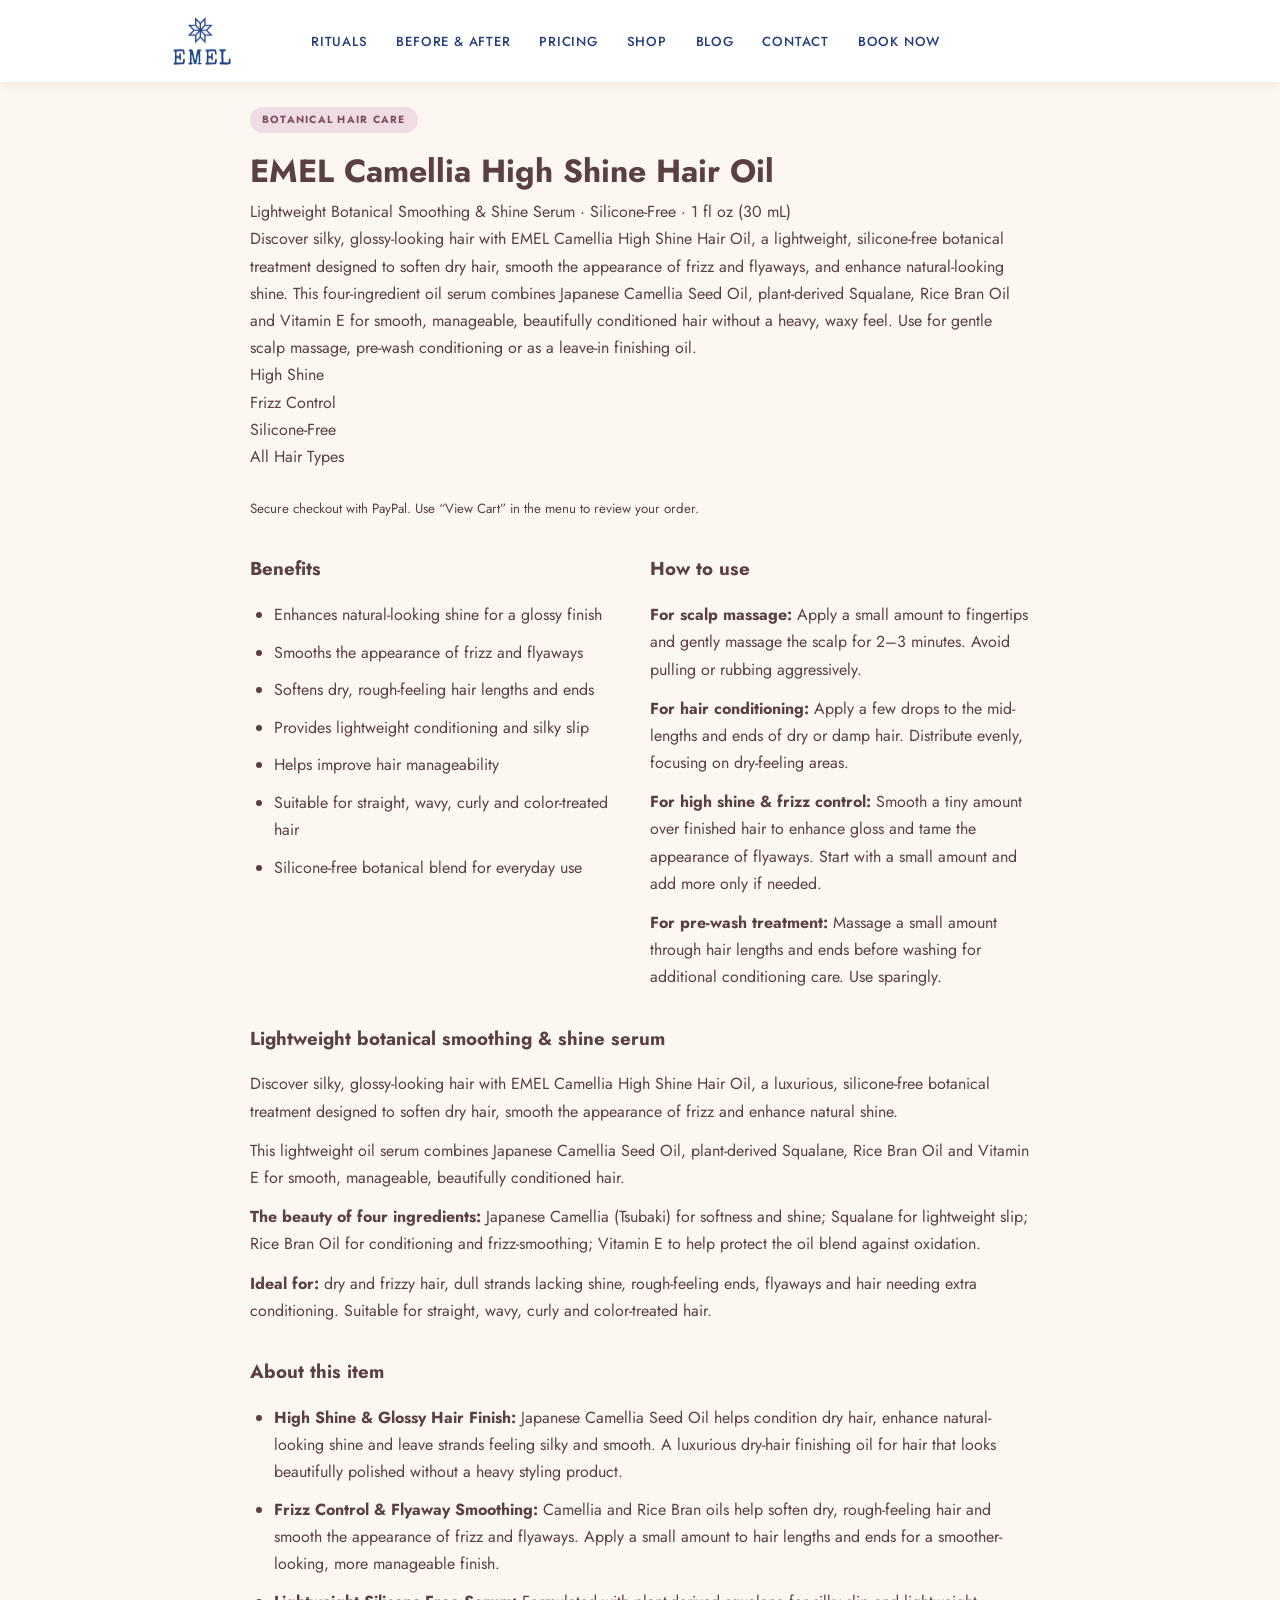
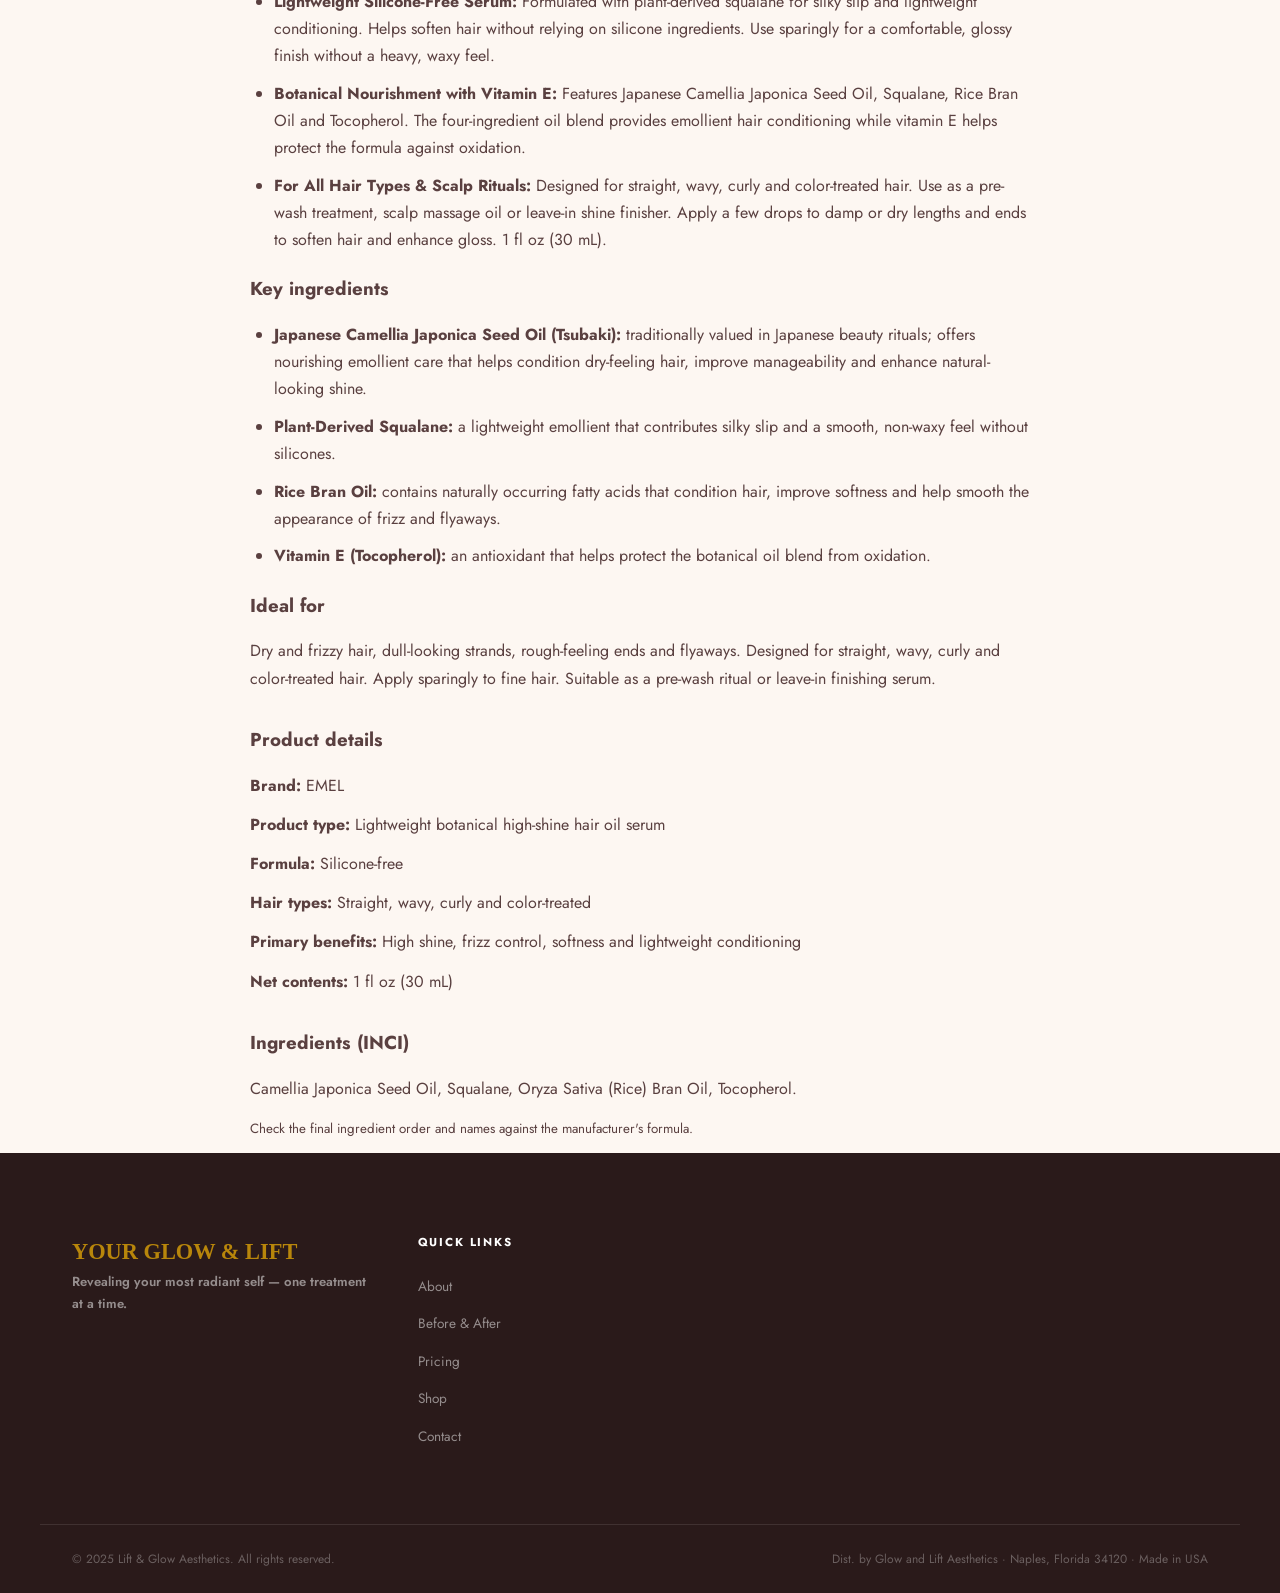
<file: products/Camellia High Shine Hair Oil.html>
<!DOCTYPE html>
<html lang="en">
<head>
  <meta charset="UTF-8" />
  <meta name="viewport" content="width=device-width, initial-scale=1.0" />
  <title>EMEL Camellia High Shine Hair Oil | Botanical Hair Care</title>

  <!-- This page is in a subfolder; shared assets live one level above. -->
  <link rel="icon" href="../favicon/favicon.ico" sizes="any" />
  <link rel="apple-touch-icon" href="../favicon/apple-touch-icon.png" />

  <meta name="description" content="EMEL Camellia High Shine Hair Oil, 1 fl oz (30 mL). A silicone-free botanical smoothing serum with camellia, squalane, rice bran oil and vitamin E for gloss, frizz control and soft hair." />
  <link rel="preconnect" href="https://fonts.googleapis.com" />
  <link rel="preconnect" href="https://fonts.gstatic.com" crossorigin />
  <link href="https://fonts.googleapis.com/css2?family=Cormorant+Garamond:ital,wght@0,300;0,400;0,500;0,600;0,700;1,300;1,400;1,500&family=Jost:wght@300;400;500;600&display=swap" rel="stylesheet" />
  <link rel="stylesheet" href="../styles.css" />
  <style>
    /* This listing currently has no product image. Give the information full width. */
    .product-grid.product-grid--no-photo {
      display: grid;
      grid-template-columns: minmax(0, 1fr);
      max-width: 780px;
      margin-inline: auto;
    }
    .product-grid--no-photo .product-info { min-width: 0; }
    .product-grid--no-photo .buy-box { margin-top: 1.5rem; }


    /* Prevent the product title from sliding under the site header. */
    .product-page { padding-top: max(6.5rem, 92px); }

    /* Align the detail cards with the 780px product content above. */
    .product-page .product-details {
      display: grid;
      grid-template-columns: repeat(2, minmax(0, 1fr));
      align-items: stretch;
      gap: 1.25rem;
      max-width: 780px;
      margin: 2rem auto 0;
    }
    .product-page .product-details .detail-card {
      box-sizing: border-box;
      min-width: 0;
      width: 100%;
      margin: 0;
      text-align: left;
      display: flex;
      flex-direction: column;
      align-items: stretch;
    }
    .product-page .product-details .detail-card.wide {
      grid-column: 1 / -1;
    }
    .product-page .product-details .detail-card h3 {
      text-align: left;
      margin: 0 0 1rem;
    }
    .product-page .product-details .detail-card ul {
      display: block;
      list-style-type: disc;
      list-style-position: outside;
      margin: 0;
      padding-left: 1.5rem;
      text-align: left;
    }
    .product-page .product-details .detail-card li {
      display: list-item;
      text-align: left;
      margin: 0 0 0.65rem;
      padding: 0;
    }
    .product-page .product-details .detail-card li:last-child { margin-bottom: 0; }
    .product-page .product-details .detail-card p {
      text-align: left;
      margin: 0 0 0.75rem;
    }
    @media (max-width: 700px) {
      .product-page .product-details { grid-template-columns: minmax(0, 1fr); }
      .product-page .product-details .detail-card.wide { grid-column: auto; }
    }
  </style>

  <!-- PayPal cart script: once per page -->
  <script src="https://www.paypalobjects.com/ncp/cart/cart.js" data-merchant-id="A7AM3QWHJVJAS"></script>
</head>
<body>

  <!-- ── NAVIGATION ── -->
  <nav id="navbar" class="scrolled">
    <div class="nav-inner">
      <a href="../index.html" class="nav-logo">
        <img src="../logo/emel-logo-small.png" alt="EMEL" class="logo-img">
      </a>
      <button type="button" class="nav-toggle" id="navToggle" aria-label="Open menu" aria-expanded="false" aria-controls="navLinks">
        <span></span><span></span><span></span>
      </button>
      <ul class="nav-links" id="navLinks">
        <li><a href="../index.html#procedures">Rituals</a></li>
        <li><a href="../index.html#beforeafter">Before &amp; After</a></li>
        <li><a href="../index.html#pricing">Pricing</a></li>
        <li><a href="../index.html#shop">Shop</a></li>
        <li><a href="../index.html#blog">Blog</a></li>
        <li><a href="../index.html#contact">Contact</a></li>
        <li><a href="../index.html#booking">Book Now</a></li>
        <li>
          <paypal-cart-button data-id="pp-view-cart"></paypal-cart-button>
          <script>
            cartPaypal.Cart({ id: "pp-view-cart" })
          </script>
        </li>
      </ul>
    </div>
  </nav>

  <!-- ── PRODUCT ── -->
  <main class="product-page">
    <div class="container">

            <div class="product-grid product-grid--no-photo">
        <!-- Optional product photo. Uncomment this block and remove
             product-grid--no-photo above when your High Shine product photo is available.
        <div class="product-photo">
          <img src="camellia-high-shine-hair-oil.jpg" width="1200" height="1200"
               alt="EMEL Camellia High Shine Hair Oil bottle" />
        </div>
        -->

        <div class="product-info">
          <span class="shop-tag">Botanical Hair Care</span>
          <h1>EMEL Camellia High Shine Hair Oil</h1>
          <p class="product-sub">Lightweight Botanical Smoothing &amp; Shine Serum · Silicone-Free · 1 fl oz (30 mL)</p>
          <!-- Old serum price removed; the unchanged PayPal button determines the checkout price. Verify its configured product before publishing. -->
          <p class="product-desc">Discover silky, glossy-looking hair with EMEL Camellia High Shine Hair Oil, a lightweight, silicone-free botanical treatment designed to soften dry hair, smooth the appearance of frizz and flyaways, and enhance natural-looking shine. This four-ingredient oil serum combines Japanese Camellia Seed Oil, plant-derived Squalane, Rice Bran Oil and Vitamin E for smooth, manageable, beautifully conditioned hair without a heavy, waxy feel. Use for gentle scalp massage, pre-wash conditioning or as a leave-in finishing oil.</p>

          <ul class="product-badges">
            <li>High Shine</li>
            <li>Frizz Control</li>
            <li>Silicone-Free</li>
            <li>All Hair Types</li>
          </ul>

          <div class="buy-box">
            <!-- PayPal Add to Cart: existing hosted button preserved -->
            <paypal-add-to-cart-button data-id="CFSFEMNQVU9CY"></paypal-add-to-cart-button>
            <script>
              cartPaypal.AddToCart({ id: "CFSFEMNQVU9CY" });
            </script>
            <small>Secure checkout with PayPal. Use “View Cart” in the menu to review your order.</small>
          </div>
        </div>
      </div>

      <div class="product-details">
        <div class="detail-card">
          <h3>Benefits</h3>
          <ul>
            <li>Enhances natural-looking shine for a glossy finish</li>
            <li>Smooths the appearance of frizz and flyaways</li>
            <li>Softens dry, rough-feeling hair lengths and ends</li>
            <li>Provides lightweight conditioning and silky slip</li>
            <li>Helps improve hair manageability</li>
            <li>Suitable for straight, wavy, curly and color-treated hair</li>
            <li>Silicone-free botanical blend for everyday use</li>
          </ul>
        </div>

        <div class="detail-card">
          <h3>How to use</h3>
          <p><strong>For scalp massage:</strong> Apply a small amount to fingertips and gently massage the scalp for 2–3 minutes. Avoid pulling or rubbing aggressively.</p>
          <p><strong>For hair conditioning:</strong> Apply a few drops to the mid-lengths and ends of dry or damp hair. Distribute evenly, focusing on dry-feeling areas.</p>
          <p><strong>For high shine &amp; frizz control:</strong> Smooth a tiny amount over finished hair to enhance gloss and tame the appearance of flyaways. Start with a small amount and add more only if needed.</p>
          <p><strong>For pre-wash treatment:</strong> Massage a small amount through hair lengths and ends before washing for additional conditioning care. Use sparingly.</p>
        </div>

        <div class="detail-card wide">
          <h3>Lightweight botanical smoothing &amp; shine serum</h3>
          <p>Discover silky, glossy-looking hair with EMEL Camellia High Shine Hair Oil, a luxurious, silicone-free botanical treatment designed to soften dry hair, smooth the appearance of frizz and enhance natural shine.</p>
          <p>This lightweight oil serum combines Japanese Camellia Seed Oil, plant-derived Squalane, Rice Bran Oil and Vitamin E for smooth, manageable, beautifully conditioned hair.</p>
          <p><strong>The beauty of four ingredients:</strong> Japanese Camellia (Tsubaki) for softness and shine; Squalane for lightweight slip; Rice Bran Oil for conditioning and frizz-smoothing; Vitamin E to help protect the oil blend against oxidation.</p>
          <p><strong>Ideal for:</strong> dry and frizzy hair, dull strands lacking shine, rough-feeling ends, flyaways and hair needing extra conditioning. Suitable for straight, wavy, curly and color-treated hair.</p>
        </div>

        <div class="detail-card wide">
          <h3>About this item</h3>
          <ul>
            <li><strong>High Shine &amp; Glossy Hair Finish:</strong> Japanese Camellia Seed Oil helps condition dry hair, enhance natural-looking shine and leave strands feeling silky and smooth. A luxurious dry-hair finishing oil for hair that looks beautifully polished without a heavy styling product.</li>
            <li><strong>Frizz Control &amp; Flyaway Smoothing:</strong> Camellia and Rice Bran oils help soften dry, rough-feeling hair and smooth the appearance of frizz and flyaways. Apply a small amount to hair lengths and ends for a smoother-looking, more manageable finish.</li>
            <li><strong>Lightweight Silicone-Free Serum:</strong> Formulated with plant-derived squalane for silky slip and lightweight conditioning. Helps soften hair without relying on silicone ingredients. Use sparingly for a comfortable, glossy finish without a heavy, waxy feel.</li>
            <li><strong>Botanical Nourishment with Vitamin E:</strong> Features Japanese Camellia Japonica Seed Oil, Squalane, Rice Bran Oil and Tocopherol. The four-ingredient oil blend provides emollient hair conditioning while vitamin E helps protect the formula against oxidation.</li>
            <li><strong>For All Hair Types &amp; Scalp Rituals:</strong> Designed for straight, wavy, curly and color-treated hair. Use as a pre-wash treatment, scalp massage oil or leave-in shine finisher. Apply a few drops to damp or dry lengths and ends to soften hair and enhance gloss. 1 fl oz (30 mL).</li>
          </ul>
        </div>

        <div class="detail-card wide">
          <h3>Key ingredients</h3>
          <ul>
            <li><strong>Japanese Camellia Japonica Seed Oil (Tsubaki):</strong> traditionally valued in Japanese beauty rituals; offers nourishing emollient care that helps condition dry-feeling hair, improve manageability and enhance natural-looking shine.</li>
            <li><strong>Plant-Derived Squalane:</strong> a lightweight emollient that contributes silky slip and a smooth, non-waxy feel without silicones.</li>
            <li><strong>Rice Bran Oil:</strong> contains naturally occurring fatty acids that condition hair, improve softness and help smooth the appearance of frizz and flyaways.</li>
            <li><strong>Vitamin E (Tocopherol):</strong> an antioxidant that helps protect the botanical oil blend from oxidation.</li>
          </ul>
        </div>

        <div class="detail-card wide">
          <h3>Ideal for</h3>
          <p>Dry and frizzy hair, dull-looking strands, rough-feeling ends and flyaways. Designed for straight, wavy, curly and color-treated hair. Apply sparingly to fine hair. Suitable as a pre-wash ritual or leave-in finishing serum.</p>
        </div>

        <div class="detail-card wide">
          <h3>Product details</h3>
          <p><strong>Brand:</strong> EMEL</p>
          <p><strong>Product type:</strong> Lightweight botanical high-shine hair oil serum</p>
          <p><strong>Formula:</strong> Silicone-free</p>
          <p><strong>Hair types:</strong> Straight, wavy, curly and color-treated</p>
          <p><strong>Primary benefits:</strong> High shine, frizz control, softness and lightweight conditioning</p>
          <p><strong>Net contents:</strong> 1 fl oz (30 mL)</p>
        </div>

        <div class="detail-card wide">
          <h3>Ingredients (INCI)</h3>
          <p>Camellia Japonica Seed Oil, Squalane, Oryza Sativa (Rice) Bran Oil, Tocopherol.</p>
          <p><small>Check the final ingredient order and names against the manufacturer's formula.</small></p>
        </div>
      </div>

    </div>
  </main>

  <!-- ── FOOTER ── -->
  <footer class="site-footer">
    <div class="container footer-inner">
      <div class="footer-brand">
        <span class="logo-lift">YOUR GLOW &amp; LIFT</span>
        <p>Revealing your most radiant self — one treatment at a time.</p>
      </div>
      <div class="footer-links">
        <h4>Quick Links</h4>
        <ul>
          <li><a href="../index.html#about">About</a></li>
          <li><a href="../index.html#beforeafter">Before &amp; After</a></li>
          <li><a href="../index.html#pricing">Pricing</a></li>
          <li><a href="../index.html#shop">Shop</a></li>
          <li><a href="../index.html#contact">Contact</a></li>
        </ul>
      </div>
    </div>
    <div class="footer-bottom">
      <p>&copy; 2025 Lift &amp; Glow Aesthetics. All rights reserved.</p>
      <p>Dist. by Glow and Lift Aesthetics · Naples, Florida 34120 · Made in USA</p>
    </div>
  </footer>

  <script>
    // mobile menu (same behaviour as the home page)
    const toggle = document.getElementById('navToggle');
    const navLinks = document.getElementById('navLinks');
    toggle.addEventListener('click', () => {
      const open = navLinks.classList.toggle('open');
      toggle.classList.toggle('active', open);
      toggle.setAttribute('aria-expanded', String(open));
    });
  </script>
</body>
</html>
</file>
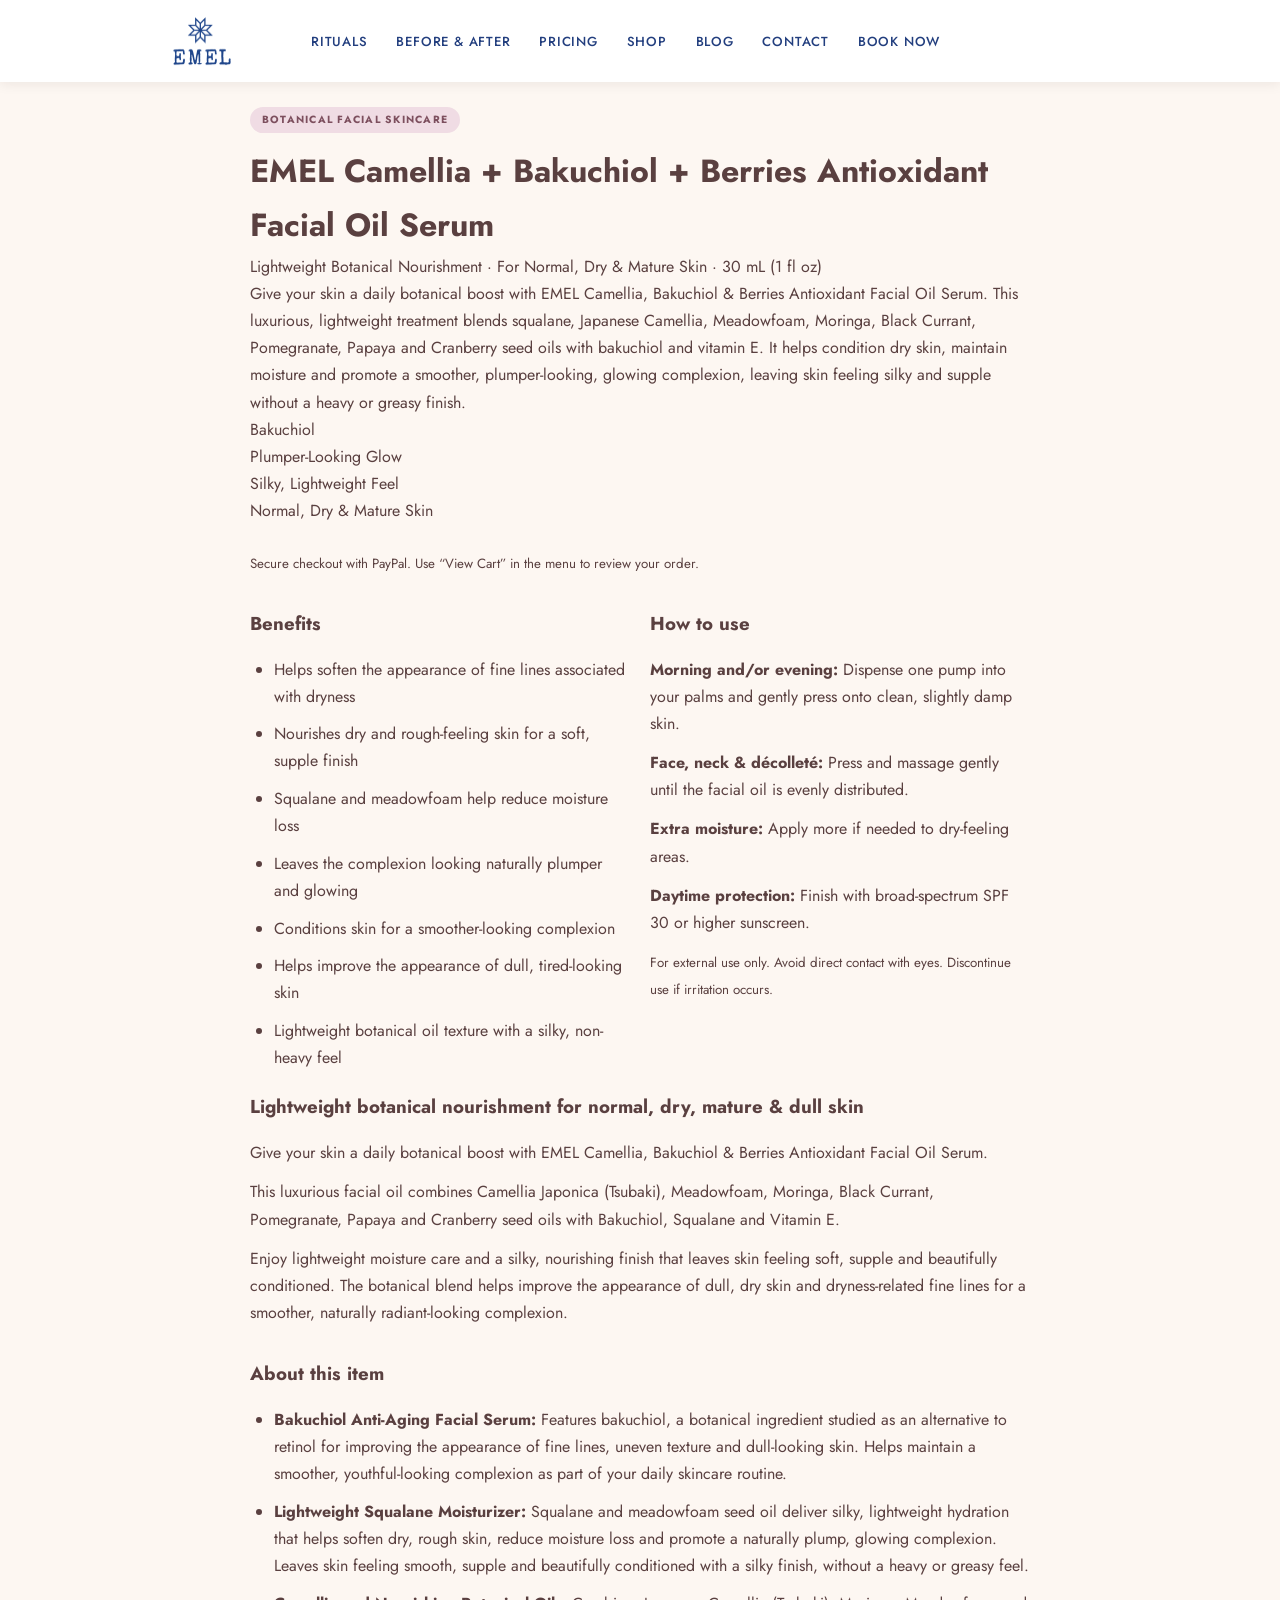
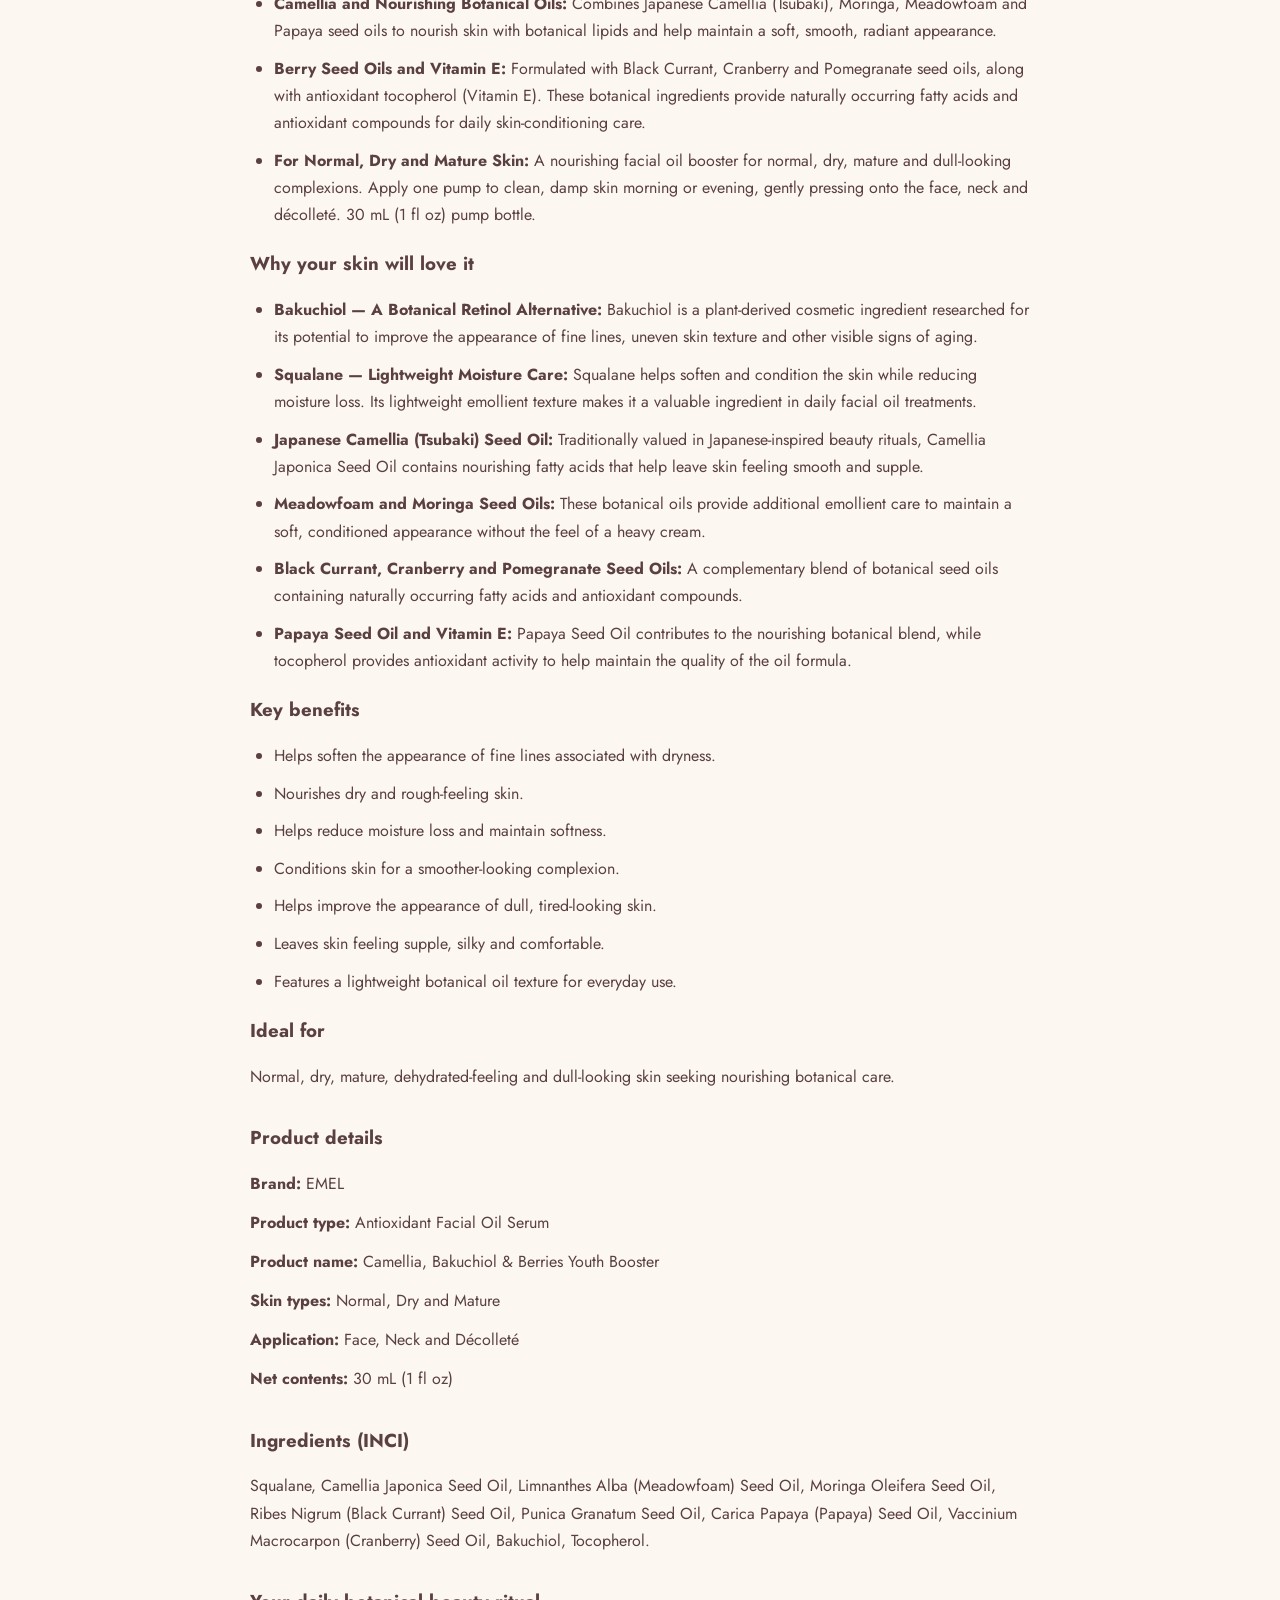
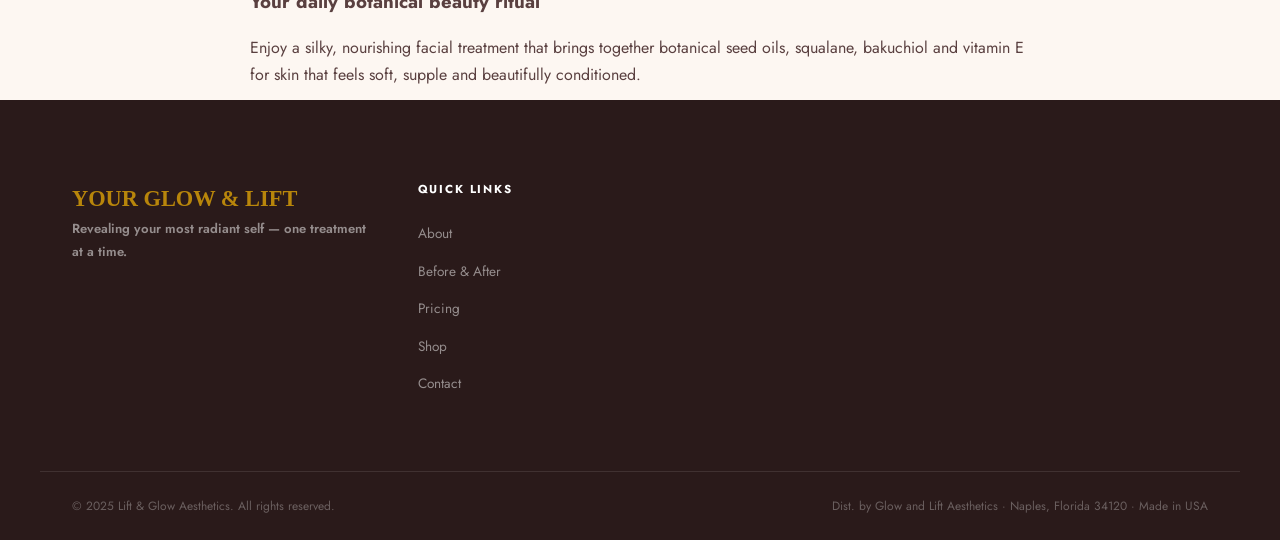
<file: products/EMEL_Camellia_Bakuchiol_Berries_Antioxidant_Facial_Oil_Serum.html>
<!DOCTYPE html>
<html lang="en">
<head>
  <meta charset="UTF-8" />
  <meta name="viewport" content="width=device-width, initial-scale=1.0" />
  <title>EMEL Camellia, Bakuchiol &amp; Berries Facial Oil Serum | Skincare</title>

  <!-- This page is in a subfolder; shared assets live one level above. -->
  <link rel="icon" href="../favicon/favicon.ico" sizes="any" />
  <link rel="apple-touch-icon" href="../favicon/apple-touch-icon.png" />

  <meta name="description" content="EMEL Camellia, Bakuchiol &amp; Berries Antioxidant Facial Oil Serum, 30 mL. Lightweight facial care with squalane, camellia, berry seed oils and vitamin E for softer, smoother, plumper-looking, glowing skin." />
  <link rel="preconnect" href="https://fonts.googleapis.com" />
  <link rel="preconnect" href="https://fonts.gstatic.com" crossorigin />
  <link href="https://fonts.googleapis.com/css2?family=Cormorant+Garamond:ital,wght@0,300;0,400;0,500;0,600;0,700;1,300;1,400;1,500&family=Jost:wght@300;400;500;600&display=swap" rel="stylesheet" />
  <link rel="stylesheet" href="../styles.css" />
  <style>
    /* This listing currently has no product image. Give the information full width. */
    .product-grid.product-grid--no-photo {
      display: grid;
      grid-template-columns: minmax(0, 1fr);
      max-width: 780px;
      margin-inline: auto;
    }
    .product-grid--no-photo .product-info { min-width: 0; }
    .product-grid--no-photo .buy-box { margin-top: 1.5rem; }


    /* Prevent the product title from sliding under the site header. */
    .product-page { padding-top: max(6.5rem, 92px); }

    /* Align the detail cards with the 780px product content above. */
    .product-page .product-details {
      display: grid;
      grid-template-columns: repeat(2, minmax(0, 1fr));
      align-items: stretch;
      gap: 1.25rem;
      max-width: 780px;
      margin: 2rem auto 0;
    }
    .product-page .product-details .detail-card {
      box-sizing: border-box;
      min-width: 0;
      width: 100%;
      margin: 0;
      text-align: left;
      display: flex;
      flex-direction: column;
      align-items: stretch;
    }
    .product-page .product-details .detail-card.wide {
      grid-column: 1 / -1;
    }
    .product-page .product-details .detail-card h3 {
      text-align: left;
      margin: 0 0 1rem;
    }
    .product-page .product-details .detail-card ul {
      display: block;
      list-style-type: disc;
      list-style-position: outside;
      margin: 0;
      padding-left: 1.5rem;
      text-align: left;
    }
    .product-page .product-details .detail-card li {
      display: list-item;
      text-align: left;
      margin: 0 0 0.65rem;
      padding: 0;
    }
    .product-page .product-details .detail-card li:last-child { margin-bottom: 0; }
    .product-page .product-details .detail-card p {
      text-align: left;
      margin: 0 0 0.75rem;
    }
    @media (max-width: 700px) {
      .product-page .product-details { grid-template-columns: minmax(0, 1fr); }
      .product-page .product-details .detail-card.wide { grid-column: auto; }
    }
  </style>

  <!-- PayPal cart script: once per page -->
  <script src="https://www.paypalobjects.com/ncp/cart/cart.js" data-merchant-id="A7AM3QWHJVJAS"></script>
</head>
<body>

  <!-- ── NAVIGATION ── -->
  <nav id="navbar" class="scrolled">
    <div class="nav-inner">
      <a href="../index.html" class="nav-logo">
        <img src="../logo/emel-logo-small.png" alt="EMEL" class="logo-img">
      </a>
      <button type="button" class="nav-toggle" id="navToggle" aria-label="Open menu" aria-expanded="false" aria-controls="navLinks">
        <span></span><span></span><span></span>
      </button>
      <ul class="nav-links" id="navLinks">
        <li><a href="../index.html#procedures">Rituals</a></li>
        <li><a href="../index.html#beforeafter">Before &amp; After</a></li>
        <li><a href="../index.html#pricing">Pricing</a></li>
        <li><a href="../index.html#shop">Shop</a></li>
        <li><a href="../index.html#blog">Blog</a></li>
        <li><a href="../index.html#contact">Contact</a></li>
        <li><a href="../index.html#booking">Book Now</a></li>
        <li>
          <paypal-cart-button data-id="pp-view-cart"></paypal-cart-button>
          <script>
            cartPaypal.Cart({ id: "pp-view-cart" })
          </script>
        </li>
      </ul>
    </div>
  </nav>

  <!-- ── PRODUCT ── -->
  <main class="product-page">
    <div class="container">

      <div class="product-grid product-grid--no-photo">
        <!-- Optional product photo. Uncomment this block and remove
             product-grid--no-photo above when your product photo is available.
        <div class="product-photo">
          <img src="camellia-bakuchiol-berries-facial-oil.jpg" width="1200" height="1200"
               alt="EMEL Camellia, Bakuchiol and Berries Antioxidant Facial Oil Serum bottle, 30 mL" />
        </div>
        -->

        <div class="product-info">
          <span class="shop-tag">Botanical Facial Skincare</span>
          <h1>EMEL Camellia + Bakuchiol + Berries Antioxidant Facial Oil Serum</h1>
          <p class="product-sub">Lightweight Botanical Nourishment · For Normal, Dry &amp; Mature Skin · 30 mL (1 fl oz)</p>
          <!-- Price is controlled by the existing PayPal button, whose code is unchanged. -->
          <p class="product-desc">Give your skin a daily botanical boost with EMEL Camellia, Bakuchiol &amp; Berries Antioxidant Facial Oil Serum. This luxurious, lightweight treatment blends squalane, Japanese Camellia, Meadowfoam, Moringa, Black Currant, Pomegranate, Papaya and Cranberry seed oils with bakuchiol and vitamin E. It helps condition dry skin, maintain moisture and promote a smoother, plumper-looking, glowing complexion, leaving skin feeling silky and supple without a heavy or greasy finish.</p>

          <ul class="product-badges">
            <li>Bakuchiol</li>
            <li>Plumper-Looking Glow</li>
            <li>Silky, Lightweight Feel</li>
            <li>Normal, Dry &amp; Mature Skin</li>
          </ul>

          <div class="buy-box">
            <!-- PayPal Add to Cart: existing hosted button preserved -->
            <paypal-add-to-cart-button data-id="CFSFEMNQVU9CY"></paypal-add-to-cart-button>
            <script>
              cartPaypal.AddToCart({ id: "CFSFEMNQVU9CY" });
            </script>
            <small>Secure checkout with PayPal. Use “View Cart” in the menu to review your order.</small>
          </div>
        </div>
      </div>

      <div class="product-details">
        <div class="detail-card">
          <h3>Benefits</h3>
          <ul>
            <li>Helps soften the appearance of fine lines associated with dryness</li>
            <li>Nourishes dry and rough-feeling skin for a soft, supple finish</li>
            <li>Squalane and meadowfoam help reduce moisture loss</li>
            <li>Leaves the complexion looking naturally plumper and glowing</li>
            <li>Conditions skin for a smoother-looking complexion</li>
            <li>Helps improve the appearance of dull, tired-looking skin</li>
            <li>Lightweight botanical oil texture with a silky, non-heavy feel</li>
          </ul>
        </div>

        <div class="detail-card">
          <h3>How to use</h3>
          <p><strong>Morning and/or evening:</strong> Dispense one pump into your palms and gently press onto clean, slightly damp skin.</p>
          <p><strong>Face, neck &amp; décolleté:</strong> Press and massage gently until the facial oil is evenly distributed.</p>
          <p><strong>Extra moisture:</strong> Apply more if needed to dry-feeling areas.</p>
          <p><strong>Daytime protection:</strong> Finish with broad-spectrum SPF 30 or higher sunscreen.</p>
          <p><small>For external use only. Avoid direct contact with eyes. Discontinue use if irritation occurs.</small></p>
        </div>

        <div class="detail-card wide">
          <h3>Lightweight botanical nourishment for normal, dry, mature &amp; dull skin</h3>
          <p>Give your skin a daily botanical boost with EMEL Camellia, Bakuchiol &amp; Berries Antioxidant Facial Oil Serum.</p>
          <p>This luxurious facial oil combines Camellia Japonica (Tsubaki), Meadowfoam, Moringa, Black Currant, Pomegranate, Papaya and Cranberry seed oils with Bakuchiol, Squalane and Vitamin E.</p>
          <p>Enjoy lightweight moisture care and a silky, nourishing finish that leaves skin feeling soft, supple and beautifully conditioned. The botanical blend helps improve the appearance of dull, dry skin and dryness-related fine lines for a smoother, naturally radiant-looking complexion.</p>
        </div>

        <div class="detail-card wide">
          <h3>About this item</h3>
          <ul>
            <li><strong>Bakuchiol Anti-Aging Facial Serum:</strong> Features bakuchiol, a botanical ingredient studied as an alternative to retinol for improving the appearance of fine lines, uneven texture and dull-looking skin. Helps maintain a smoother, youthful-looking complexion as part of your daily skincare routine.</li>
            <li><strong>Lightweight Squalane Moisturizer:</strong> Squalane and meadowfoam seed oil deliver silky, lightweight hydration that helps soften dry, rough skin, reduce moisture loss and promote a naturally plump, glowing complexion. Leaves skin feeling smooth, supple and beautifully conditioned with a silky finish, without a heavy or greasy feel.</li>
            <li><strong>Camellia and Nourishing Botanical Oils:</strong> Combines Japanese Camellia (Tsubaki), Moringa, Meadowfoam and Papaya seed oils to nourish skin with botanical lipids and help maintain a soft, smooth, radiant appearance.</li>
            <li><strong>Berry Seed Oils and Vitamin E:</strong> Formulated with Black Currant, Cranberry and Pomegranate seed oils, along with antioxidant tocopherol (Vitamin E). These botanical ingredients provide naturally occurring fatty acids and antioxidant compounds for daily skin-conditioning care.</li>
            <li><strong>For Normal, Dry and Mature Skin:</strong> A nourishing facial oil booster for normal, dry, mature and dull-looking complexions. Apply one pump to clean, damp skin morning or evening, gently pressing onto the face, neck and décolleté. 30 mL (1 fl oz) pump bottle.</li>
          </ul>
        </div>

        <div class="detail-card wide">
          <h3>Why your skin will love it</h3>
          <ul>
            <li><strong>Bakuchiol — A Botanical Retinol Alternative:</strong> Bakuchiol is a plant-derived cosmetic ingredient researched for its potential to improve the appearance of fine lines, uneven skin texture and other visible signs of aging.</li>
            <li><strong>Squalane — Lightweight Moisture Care:</strong> Squalane helps soften and condition the skin while reducing moisture loss. Its lightweight emollient texture makes it a valuable ingredient in daily facial oil treatments.</li>
            <li><strong>Japanese Camellia (Tsubaki) Seed Oil:</strong> Traditionally valued in Japanese-inspired beauty rituals, Camellia Japonica Seed Oil contains nourishing fatty acids that help leave skin feeling smooth and supple.</li>
            <li><strong>Meadowfoam and Moringa Seed Oils:</strong> These botanical oils provide additional emollient care to maintain a soft, conditioned appearance without the feel of a heavy cream.</li>
            <li><strong>Black Currant, Cranberry and Pomegranate Seed Oils:</strong> A complementary blend of botanical seed oils containing naturally occurring fatty acids and antioxidant compounds.</li>
            <li><strong>Papaya Seed Oil and Vitamin E:</strong> Papaya Seed Oil contributes to the nourishing botanical blend, while tocopherol provides antioxidant activity to help maintain the quality of the oil formula.</li>
          </ul>
        </div>

        <div class="detail-card wide">
          <h3>Key benefits</h3>
          <ul>
            <li>Helps soften the appearance of fine lines associated with dryness.</li>
            <li>Nourishes dry and rough-feeling skin.</li>
            <li>Helps reduce moisture loss and maintain softness.</li>
            <li>Conditions skin for a smoother-looking complexion.</li>
            <li>Helps improve the appearance of dull, tired-looking skin.</li>
            <li>Leaves skin feeling supple, silky and comfortable.</li>
            <li>Features a lightweight botanical oil texture for everyday use.</li>
          </ul>
        </div>

        <div class="detail-card wide">
          <h3>Ideal for</h3>
          <p>Normal, dry, mature, dehydrated-feeling and dull-looking skin seeking nourishing botanical care.</p>
        </div>

        <div class="detail-card wide">
          <h3>Product details</h3>
          <p><strong>Brand:</strong> EMEL</p>
          <p><strong>Product type:</strong> Antioxidant Facial Oil Serum</p>
          <p><strong>Product name:</strong> Camellia, Bakuchiol &amp; Berries Youth Booster</p>
          <p><strong>Skin types:</strong> Normal, Dry and Mature</p>
          <p><strong>Application:</strong> Face, Neck and Décolleté</p>
          <p><strong>Net contents:</strong> 30 mL (1 fl oz)</p>
        </div>

        <div class="detail-card wide">
          <h3>Ingredients (INCI)</h3>
          <p>Squalane, Camellia Japonica Seed Oil, Limnanthes Alba (Meadowfoam) Seed Oil, Moringa Oleifera Seed Oil, Ribes Nigrum (Black Currant) Seed Oil, Punica Granatum Seed Oil, Carica Papaya (Papaya) Seed Oil, Vaccinium Macrocarpon (Cranberry) Seed Oil, Bakuchiol, Tocopherol.</p>
        </div>

        <div class="detail-card wide">
          <h3>Your daily botanical beauty ritual</h3>
          <p>Enjoy a silky, nourishing facial treatment that brings together botanical seed oils, squalane, bakuchiol and vitamin E for skin that feels soft, supple and beautifully conditioned.</p>
        </div>
      </div>

    </div>
  </main>

  <!-- ── FOOTER ── -->
  <footer class="site-footer">
    <div class="container footer-inner">
      <div class="footer-brand">
        <span class="logo-lift">YOUR GLOW &amp; LIFT</span>
        <p>Revealing your most radiant self — one treatment at a time.</p>
      </div>
      <div class="footer-links">
        <h4>Quick Links</h4>
        <ul>
          <li><a href="../index.html#about">About</a></li>
          <li><a href="../index.html#beforeafter">Before &amp; After</a></li>
          <li><a href="../index.html#pricing">Pricing</a></li>
          <li><a href="../index.html#shop">Shop</a></li>
          <li><a href="../index.html#contact">Contact</a></li>
        </ul>
      </div>
    </div>
    <div class="footer-bottom">
      <p>&copy; 2025 Lift &amp; Glow Aesthetics. All rights reserved.</p>
      <p>Dist. by Glow and Lift Aesthetics · Naples, Florida 34120 · Made in USA</p>
    </div>
  </footer>

  <script>
    // mobile menu (same behaviour as the home page)
    const toggle = document.getElementById('navToggle');
    const navLinks = document.getElementById('navLinks');
    toggle.addEventListener('click', () => {
      const open = navLinks.classList.toggle('open');
      toggle.classList.toggle('active', open);
      toggle.setAttribute('aria-expanded', String(open));
    });
  </script>
</body>
</html>
</file>
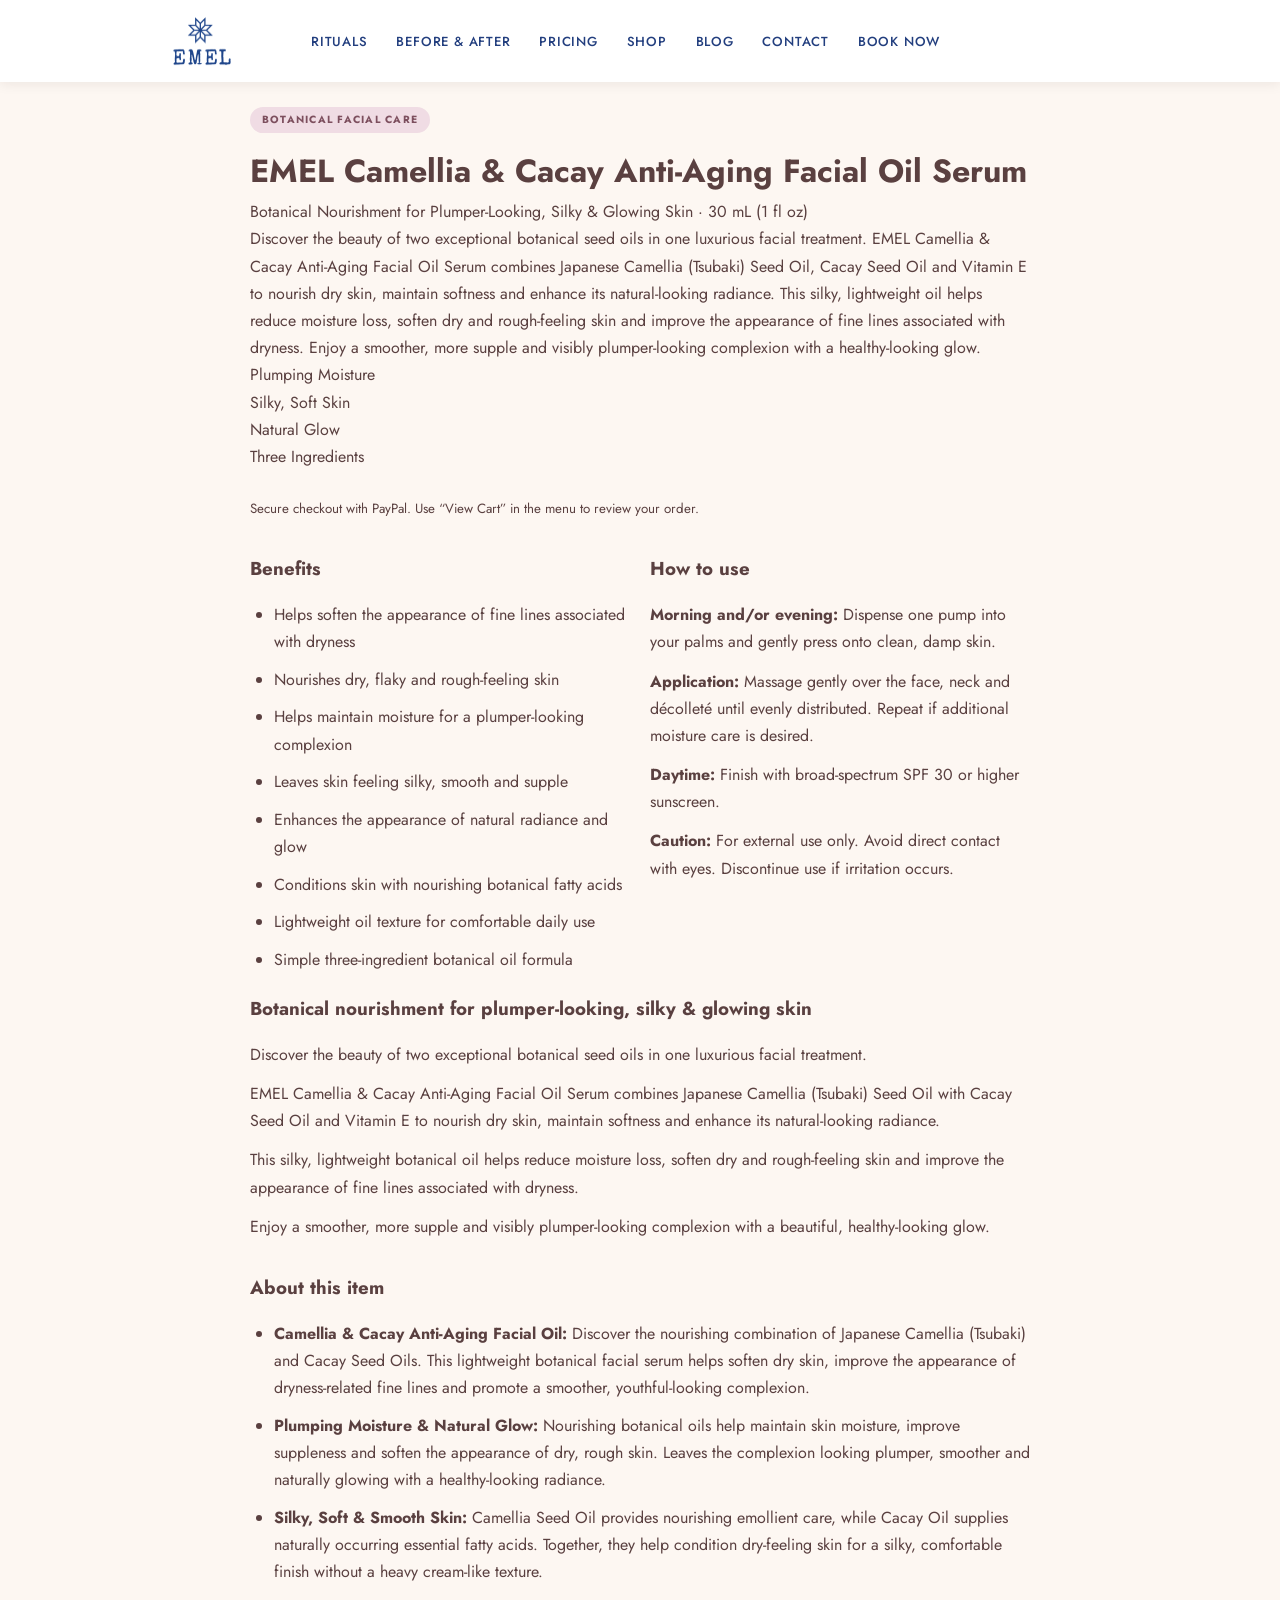
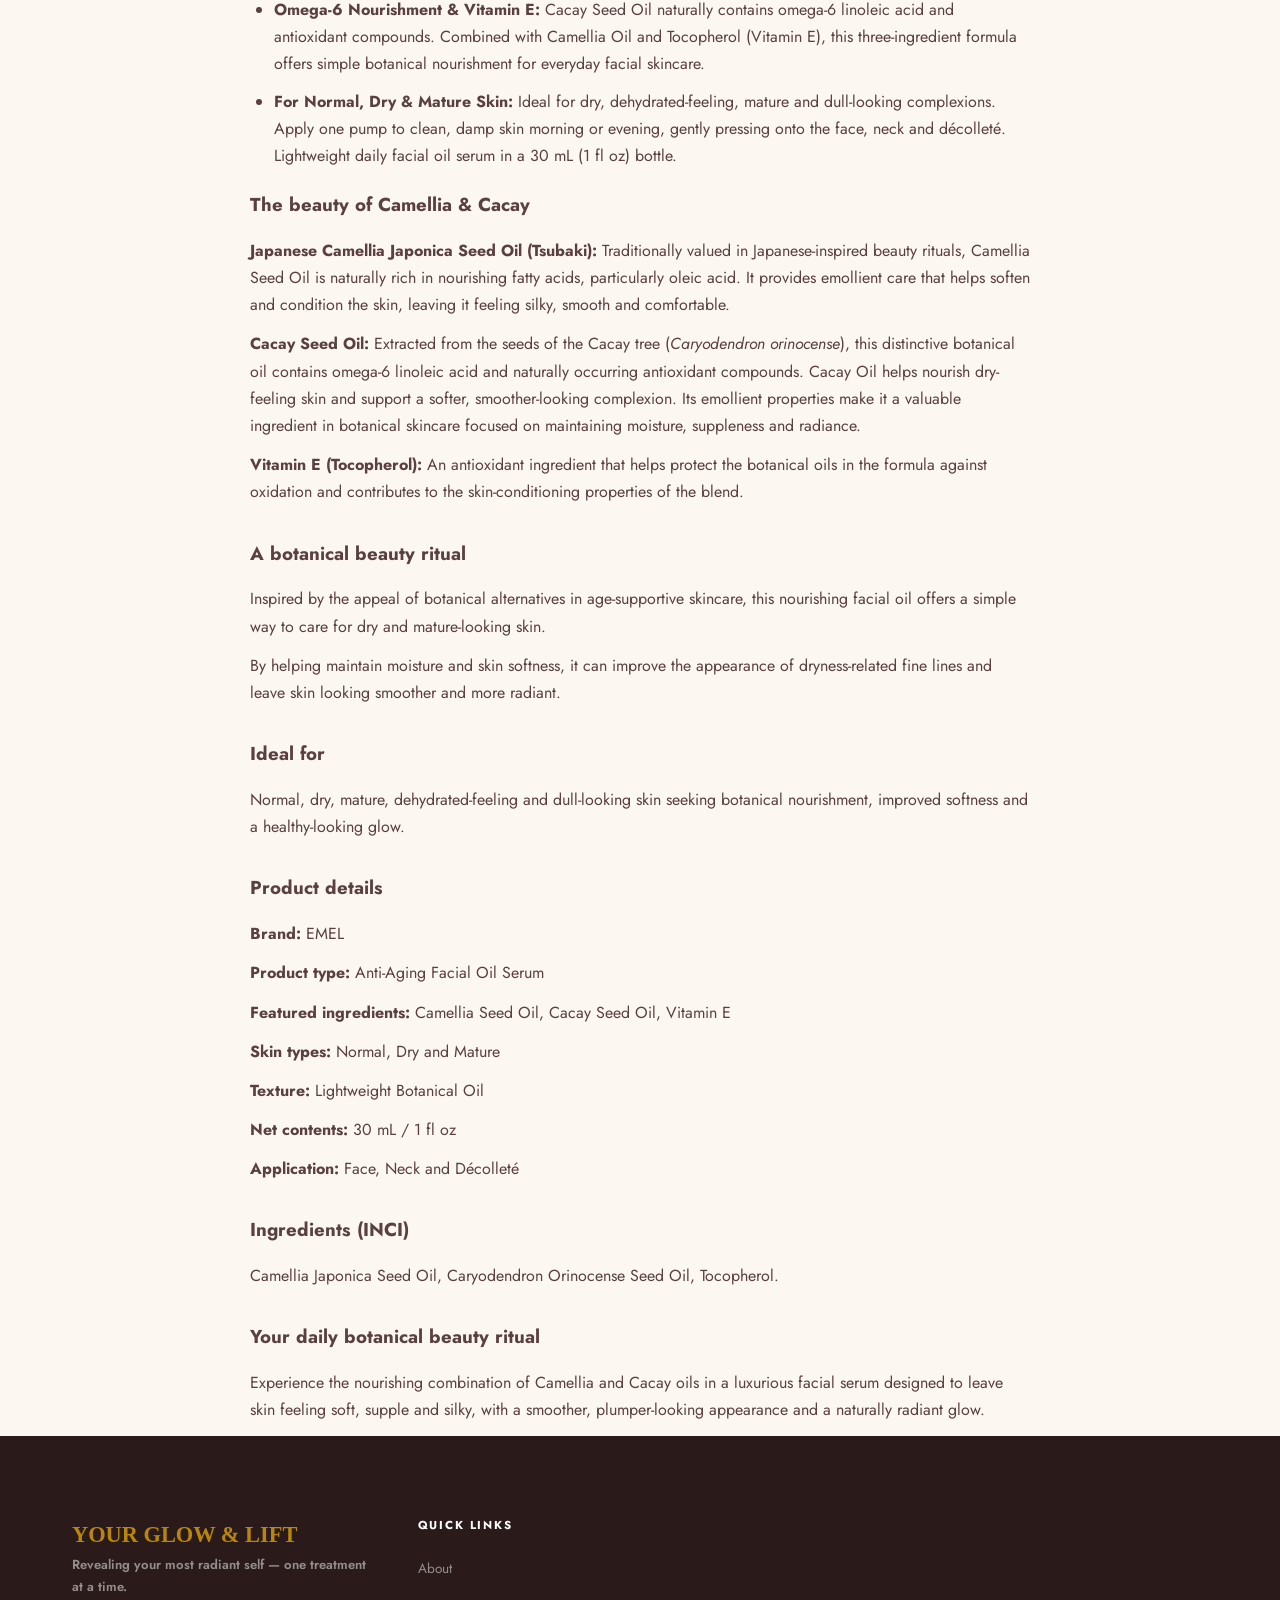
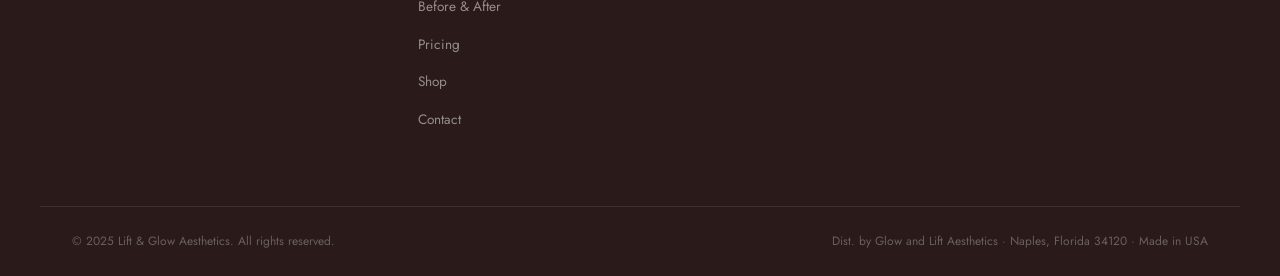
<file: products/EMEL_Camellia_Cacay_Anti_Aging_Facial_Oil.html>
<!DOCTYPE html>
<html lang="en">
<head>
  <meta charset="UTF-8" />
  <meta name="viewport" content="width=device-width, initial-scale=1.0" />
  <title>EMEL Camellia &amp; Cacay Anti-Aging Facial Oil Serum | 30 mL</title>

  <!-- This page is in a subfolder; shared assets live one level above. -->
  <link rel="icon" href="../favicon/favicon.ico" sizes="any" />
  <link rel="apple-touch-icon" href="../favicon/apple-touch-icon.png" />

  <meta name="description" content="EMEL Camellia &amp; Cacay Anti-Aging Facial Oil Serum, 30 mL. Japanese Camellia, Cacay Seed Oil and Vitamin E help nourish dry skin for a silky, supple, plumper-looking complexion and healthy-looking glow." />
  <link rel="preconnect" href="https://fonts.googleapis.com" />
  <link rel="preconnect" href="https://fonts.gstatic.com" crossorigin />
  <link href="https://fonts.googleapis.com/css2?family=Cormorant+Garamond:ital,wght@0,300;0,400;0,500;0,600;0,700;1,300;1,400;1,500&family=Jost:wght@300;400;500;600&display=swap" rel="stylesheet" />
  <link rel="stylesheet" href="../styles.css" />
  <style>
    /* This listing currently has no product image. Give the information full width. */
    .product-grid.product-grid--no-photo {
      display: grid;
      grid-template-columns: minmax(0, 1fr);
      max-width: 780px;
      margin-inline: auto;
    }
    .product-grid--no-photo .product-info { min-width: 0; }
    .product-grid--no-photo .buy-box { margin-top: 1.5rem; }


    /* Prevent the product title from sliding under the site header. */
    .product-page { padding-top: max(6.5rem, 92px); }

    /* Align the detail cards with the 780px product content above. */
    .product-page .product-details {
      display: grid;
      grid-template-columns: repeat(2, minmax(0, 1fr));
      align-items: stretch;
      gap: 1.25rem;
      max-width: 780px;
      margin: 2rem auto 0;
    }
    .product-page .product-details .detail-card {
      box-sizing: border-box;
      min-width: 0;
      width: 100%;
      margin: 0;
      text-align: left;
      display: flex;
      flex-direction: column;
      align-items: stretch;
    }
    .product-page .product-details .detail-card.wide {
      grid-column: 1 / -1;
    }
    .product-page .product-details .detail-card h3 {
      text-align: left;
      margin: 0 0 1rem;
    }
    .product-page .product-details .detail-card ul {
      display: block;
      list-style-type: disc;
      list-style-position: outside;
      margin: 0;
      padding-left: 1.5rem;
      text-align: left;
    }
    .product-page .product-details .detail-card li {
      display: list-item;
      text-align: left;
      margin: 0 0 0.65rem;
      padding: 0;
    }
    .product-page .product-details .detail-card li:last-child { margin-bottom: 0; }
    .product-page .product-details .detail-card p {
      text-align: left;
      margin: 0 0 0.75rem;
    }
    @media (max-width: 700px) {
      .product-page .product-details { grid-template-columns: minmax(0, 1fr); }
      .product-page .product-details .detail-card.wide { grid-column: auto; }
    }
  </style>

  <!-- PayPal cart script: once per page -->
  <script src="https://www.paypalobjects.com/ncp/cart/cart.js" data-merchant-id="A7AM3QWHJVJAS"></script>
</head>
<body>

  <!-- ── NAVIGATION ── -->
  <nav id="navbar" class="scrolled">
    <div class="nav-inner">
      <a href="../index.html" class="nav-logo">
        <img src="../logo/emel-logo-small.png" alt="EMEL" class="logo-img">
      </a>
      <button type="button" class="nav-toggle" id="navToggle" aria-label="Open menu" aria-expanded="false" aria-controls="navLinks">
        <span></span><span></span><span></span>
      </button>
      <ul class="nav-links" id="navLinks">
        <li><a href="../index.html#procedures">Rituals</a></li>
        <li><a href="../index.html#beforeafter">Before &amp; After</a></li>
        <li><a href="../index.html#pricing">Pricing</a></li>
        <li><a href="../index.html#shop">Shop</a></li>
        <li><a href="../index.html#blog">Blog</a></li>
        <li><a href="../index.html#contact">Contact</a></li>
        <li><a href="../index.html#booking">Book Now</a></li>
        <li>
          <paypal-cart-button data-id="pp-view-cart"></paypal-cart-button>
          <script>
            cartPaypal.Cart({ id: "pp-view-cart" })
          </script>
        </li>
      </ul>
    </div>
  </nav>

  <!-- ── PRODUCT ── -->
  <main class="product-page">
    <div class="container">

      <div class="product-grid product-grid--no-photo">
        <!-- Optional product photo. Uncomment this block and remove
             product-grid--no-photo above when your Camellia & Cacay photo is available.
        <div class="product-photo">
          <img src="camellia-cacay-facial-oil.jpg" width="1200" height="1200"
               alt="EMEL Camellia and Cacay Anti-Aging Facial Oil Serum bottle, 30 mL" />
        </div>
        -->

        <div class="product-info">
          <span class="shop-tag">Botanical Facial Care</span>
          <h1>EMEL Camellia &amp; Cacay Anti-Aging Facial Oil Serum</h1>
          <p class="product-sub">Botanical Nourishment for Plumper-Looking, Silky &amp; Glowing Skin · 30 mL (1 fl oz)</p>
          <p class="product-desc">Discover the beauty of two exceptional botanical seed oils in one luxurious facial treatment. EMEL Camellia &amp; Cacay Anti-Aging Facial Oil Serum combines Japanese Camellia (Tsubaki) Seed Oil, Cacay Seed Oil and Vitamin E to nourish dry skin, maintain softness and enhance its natural-looking radiance. This silky, lightweight oil helps reduce moisture loss, soften dry and rough-feeling skin and improve the appearance of fine lines associated with dryness. Enjoy a smoother, more supple and visibly plumper-looking complexion with a healthy-looking glow.</p>

          <ul class="product-badges">
            <li>Plumping Moisture</li>
            <li>Silky, Soft Skin</li>
            <li>Natural Glow</li>
            <li>Three Ingredients</li>
          </ul>

          <div class="buy-box">
            <!-- PayPal Add to Cart: existing hosted button preserved -->
            <paypal-add-to-cart-button data-id="CFSFEMNQVU9CY"></paypal-add-to-cart-button>
            <script>
              cartPaypal.AddToCart({ id: "CFSFEMNQVU9CY" });
            </script>
            <small>Secure checkout with PayPal. Use “View Cart” in the menu to review your order.</small>
          </div>
        </div>
      </div>

      <div class="product-details">
        <div class="detail-card">
          <h3>Benefits</h3>
          <ul>
            <li>Helps soften the appearance of fine lines associated with dryness</li>
            <li>Nourishes dry, flaky and rough-feeling skin</li>
            <li>Helps maintain moisture for a plumper-looking complexion</li>
            <li>Leaves skin feeling silky, smooth and supple</li>
            <li>Enhances the appearance of natural radiance and glow</li>
            <li>Conditions skin with nourishing botanical fatty acids</li>
            <li>Lightweight oil texture for comfortable daily use</li>
            <li>Simple three-ingredient botanical oil formula</li>
          </ul>
        </div>

        <div class="detail-card">
          <h3>How to use</h3>
          <p><strong>Morning and/or evening:</strong> Dispense one pump into your palms and gently press onto clean, damp skin.</p>
          <p><strong>Application:</strong> Massage gently over the face, neck and décolleté until evenly distributed. Repeat if additional moisture care is desired.</p>
          <p><strong>Daytime:</strong> Finish with broad-spectrum SPF 30 or higher sunscreen.</p>
          <p><strong>Caution:</strong> For external use only. Avoid direct contact with eyes. Discontinue use if irritation occurs.</p>
        </div>

        <div class="detail-card wide">
          <h3>Botanical nourishment for plumper-looking, silky &amp; glowing skin</h3>
          <p>Discover the beauty of two exceptional botanical seed oils in one luxurious facial treatment.</p>
          <p>EMEL Camellia &amp; Cacay Anti-Aging Facial Oil Serum combines Japanese Camellia (Tsubaki) Seed Oil with Cacay Seed Oil and Vitamin E to nourish dry skin, maintain softness and enhance its natural-looking radiance.</p>
          <p>This silky, lightweight botanical oil helps reduce moisture loss, soften dry and rough-feeling skin and improve the appearance of fine lines associated with dryness.</p>
          <p>Enjoy a smoother, more supple and visibly plumper-looking complexion with a beautiful, healthy-looking glow.</p>
        </div>

        <div class="detail-card wide">
          <h3>About this item</h3>
          <ul>
            <li><strong>Camellia &amp; Cacay Anti-Aging Facial Oil:</strong> Discover the nourishing combination of Japanese Camellia (Tsubaki) and Cacay Seed Oils. This lightweight botanical facial serum helps soften dry skin, improve the appearance of dryness-related fine lines and promote a smoother, youthful-looking complexion.</li>
            <li><strong>Plumping Moisture &amp; Natural Glow:</strong> Nourishing botanical oils help maintain skin moisture, improve suppleness and soften the appearance of dry, rough skin. Leaves the complexion looking plumper, smoother and naturally glowing with a healthy-looking radiance.</li>
            <li><strong>Silky, Soft &amp; Smooth Skin:</strong> Camellia Seed Oil provides nourishing emollient care, while Cacay Oil supplies naturally occurring essential fatty acids. Together, they help condition dry-feeling skin for a silky, comfortable finish without a heavy cream-like texture.</li>
            <li><strong>Omega-6 Nourishment &amp; Vitamin E:</strong> Cacay Seed Oil naturally contains omega-6 linoleic acid and antioxidant compounds. Combined with Camellia Oil and Tocopherol (Vitamin E), this three-ingredient formula offers simple botanical nourishment for everyday facial skincare.</li>
            <li><strong>For Normal, Dry &amp; Mature Skin:</strong> Ideal for dry, dehydrated-feeling, mature and dull-looking complexions. Apply one pump to clean, damp skin morning or evening, gently pressing onto the face, neck and décolleté. Lightweight daily facial oil serum in a 30 mL (1 fl oz) bottle.</li>
          </ul>
        </div>

        <div class="detail-card wide">
          <h3>The beauty of Camellia &amp; Cacay</h3>
          <p><strong>Japanese Camellia Japonica Seed Oil (Tsubaki):</strong> Traditionally valued in Japanese-inspired beauty rituals, Camellia Seed Oil is naturally rich in nourishing fatty acids, particularly oleic acid. It provides emollient care that helps soften and condition the skin, leaving it feeling silky, smooth and comfortable.</p>
          <p><strong>Cacay Seed Oil:</strong> Extracted from the seeds of the Cacay tree (<em>Caryodendron orinocense</em>), this distinctive botanical oil contains omega-6 linoleic acid and naturally occurring antioxidant compounds. Cacay Oil helps nourish dry-feeling skin and support a softer, smoother-looking complexion. Its emollient properties make it a valuable ingredient in botanical skincare focused on maintaining moisture, suppleness and radiance.</p>
          <p><strong>Vitamin E (Tocopherol):</strong> An antioxidant ingredient that helps protect the botanical oils in the formula against oxidation and contributes to the skin-conditioning properties of the blend.</p>
        </div>

        <div class="detail-card wide">
          <h3>A botanical beauty ritual</h3>
          <p>Inspired by the appeal of botanical alternatives in age-supportive skincare, this nourishing facial oil offers a simple way to care for dry and mature-looking skin.</p>
          <p>By helping maintain moisture and skin softness, it can improve the appearance of dryness-related fine lines and leave skin looking smoother and more radiant.</p>
        </div>

        <div class="detail-card wide">
          <h3>Ideal for</h3>
          <p>Normal, dry, mature, dehydrated-feeling and dull-looking skin seeking botanical nourishment, improved softness and a healthy-looking glow.</p>
        </div>

        <div class="detail-card wide">
          <h3>Product details</h3>
          <p><strong>Brand:</strong> EMEL</p>
          <p><strong>Product type:</strong> Anti-Aging Facial Oil Serum</p>
          <p><strong>Featured ingredients:</strong> Camellia Seed Oil, Cacay Seed Oil, Vitamin E</p>
          <p><strong>Skin types:</strong> Normal, Dry and Mature</p>
          <p><strong>Texture:</strong> Lightweight Botanical Oil</p>
          <p><strong>Net contents:</strong> 30 mL / 1 fl oz</p>
          <p><strong>Application:</strong> Face, Neck and Décolleté</p>
        </div>

        <div class="detail-card wide">
          <h3>Ingredients (INCI)</h3>
          <p>Camellia Japonica Seed Oil, Caryodendron Orinocense Seed Oil, Tocopherol.</p>
        </div>

        <div class="detail-card wide">
          <h3>Your daily botanical beauty ritual</h3>
          <p>Experience the nourishing combination of Camellia and Cacay oils in a luxurious facial serum designed to leave skin feeling soft, supple and silky, with a smoother, plumper-looking appearance and a naturally radiant glow.</p>
        </div>
      </div>

    </div>
  </main>

  <!-- ── FOOTER ── -->
  <footer class="site-footer">
    <div class="container footer-inner">
      <div class="footer-brand">
        <span class="logo-lift">YOUR GLOW &amp; LIFT</span>
        <p>Revealing your most radiant self — one treatment at a time.</p>
      </div>
      <div class="footer-links">
        <h4>Quick Links</h4>
        <ul>
          <li><a href="../index.html#about">About</a></li>
          <li><a href="../index.html#beforeafter">Before &amp; After</a></li>
          <li><a href="../index.html#pricing">Pricing</a></li>
          <li><a href="../index.html#shop">Shop</a></li>
          <li><a href="../index.html#contact">Contact</a></li>
        </ul>
      </div>
    </div>
    <div class="footer-bottom">
      <p>&copy; 2025 Lift &amp; Glow Aesthetics. All rights reserved.</p>
      <p>Dist. by Glow and Lift Aesthetics · Naples, Florida 34120 · Made in USA</p>
    </div>
  </footer>

  <script>
    // mobile menu (same behaviour as the home page)
    const toggle = document.getElementById('navToggle');
    const navLinks = document.getElementById('navLinks');
    toggle.addEventListener('click', () => {
      const open = navLinks.classList.toggle('open');
      toggle.classList.toggle('active', open);
      toggle.setAttribute('aria-expanded', String(open));
    });
  </script>
</body>
</html>
</file>
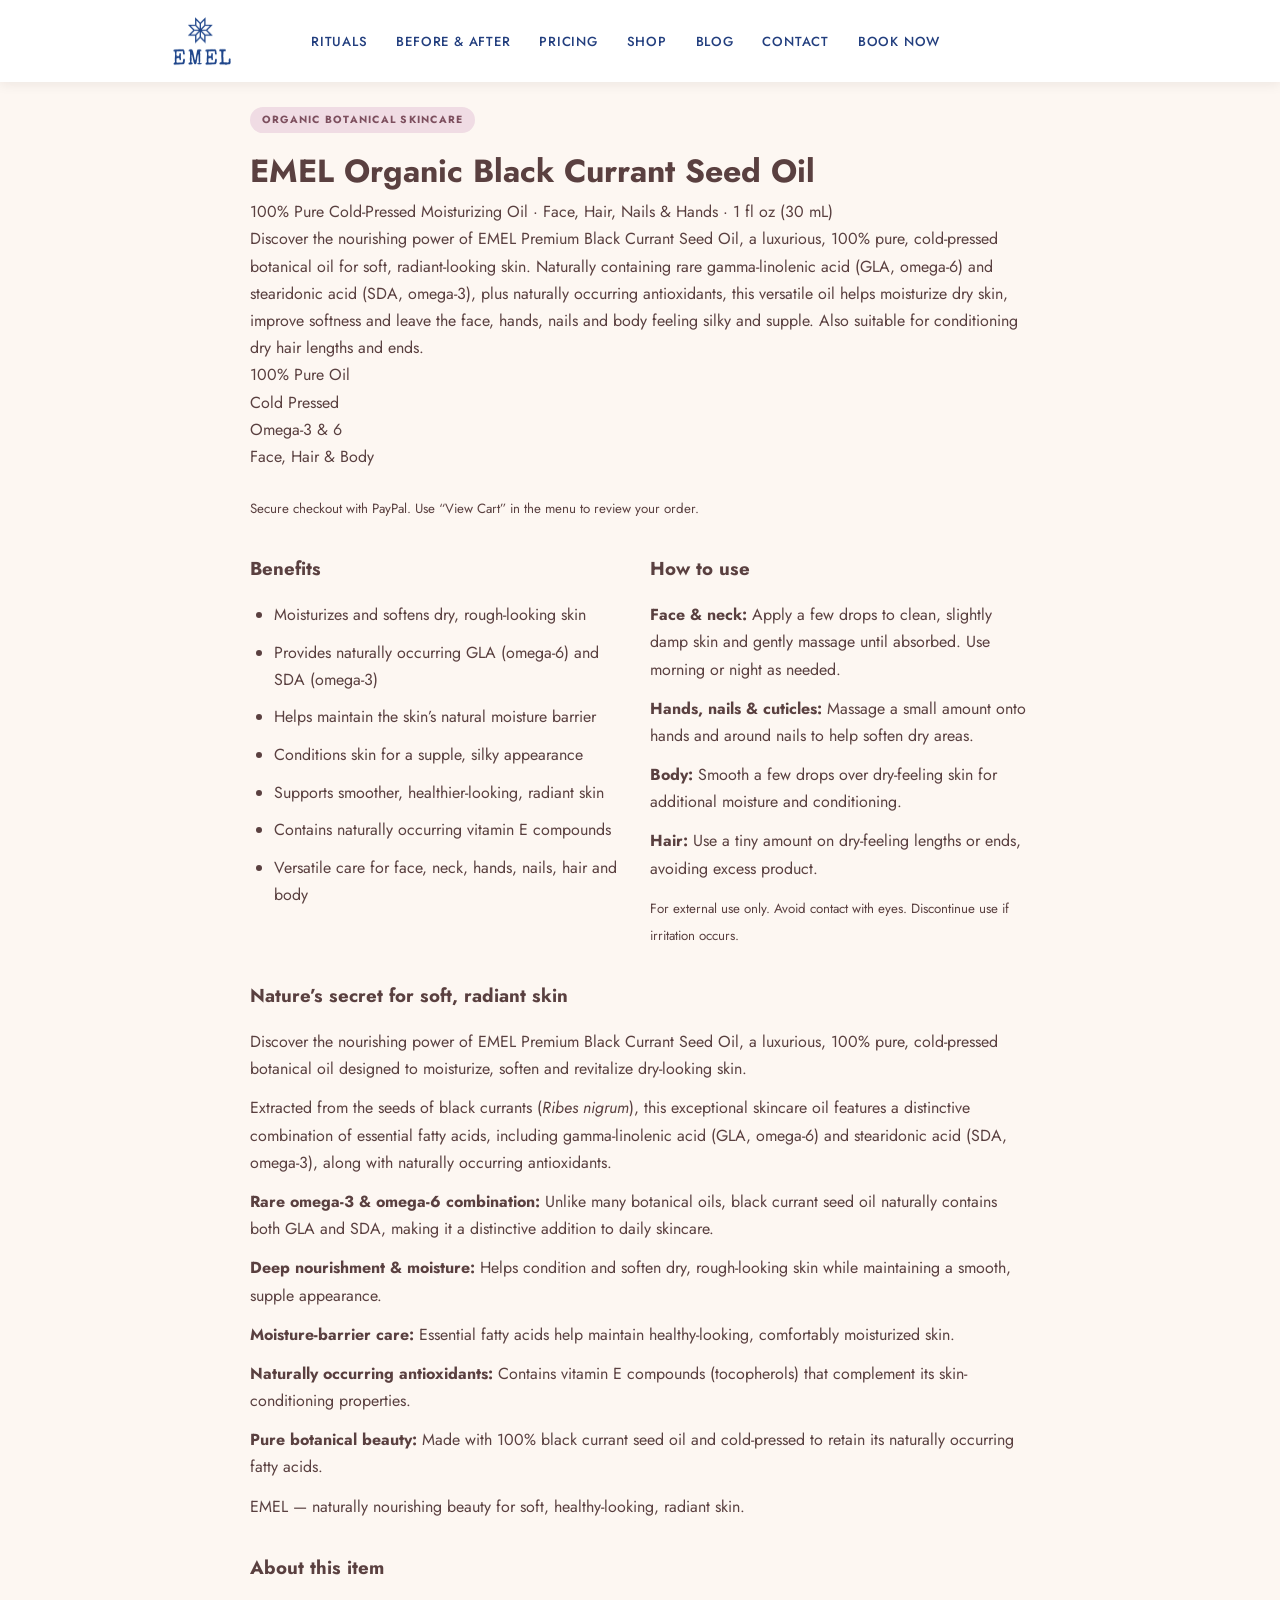
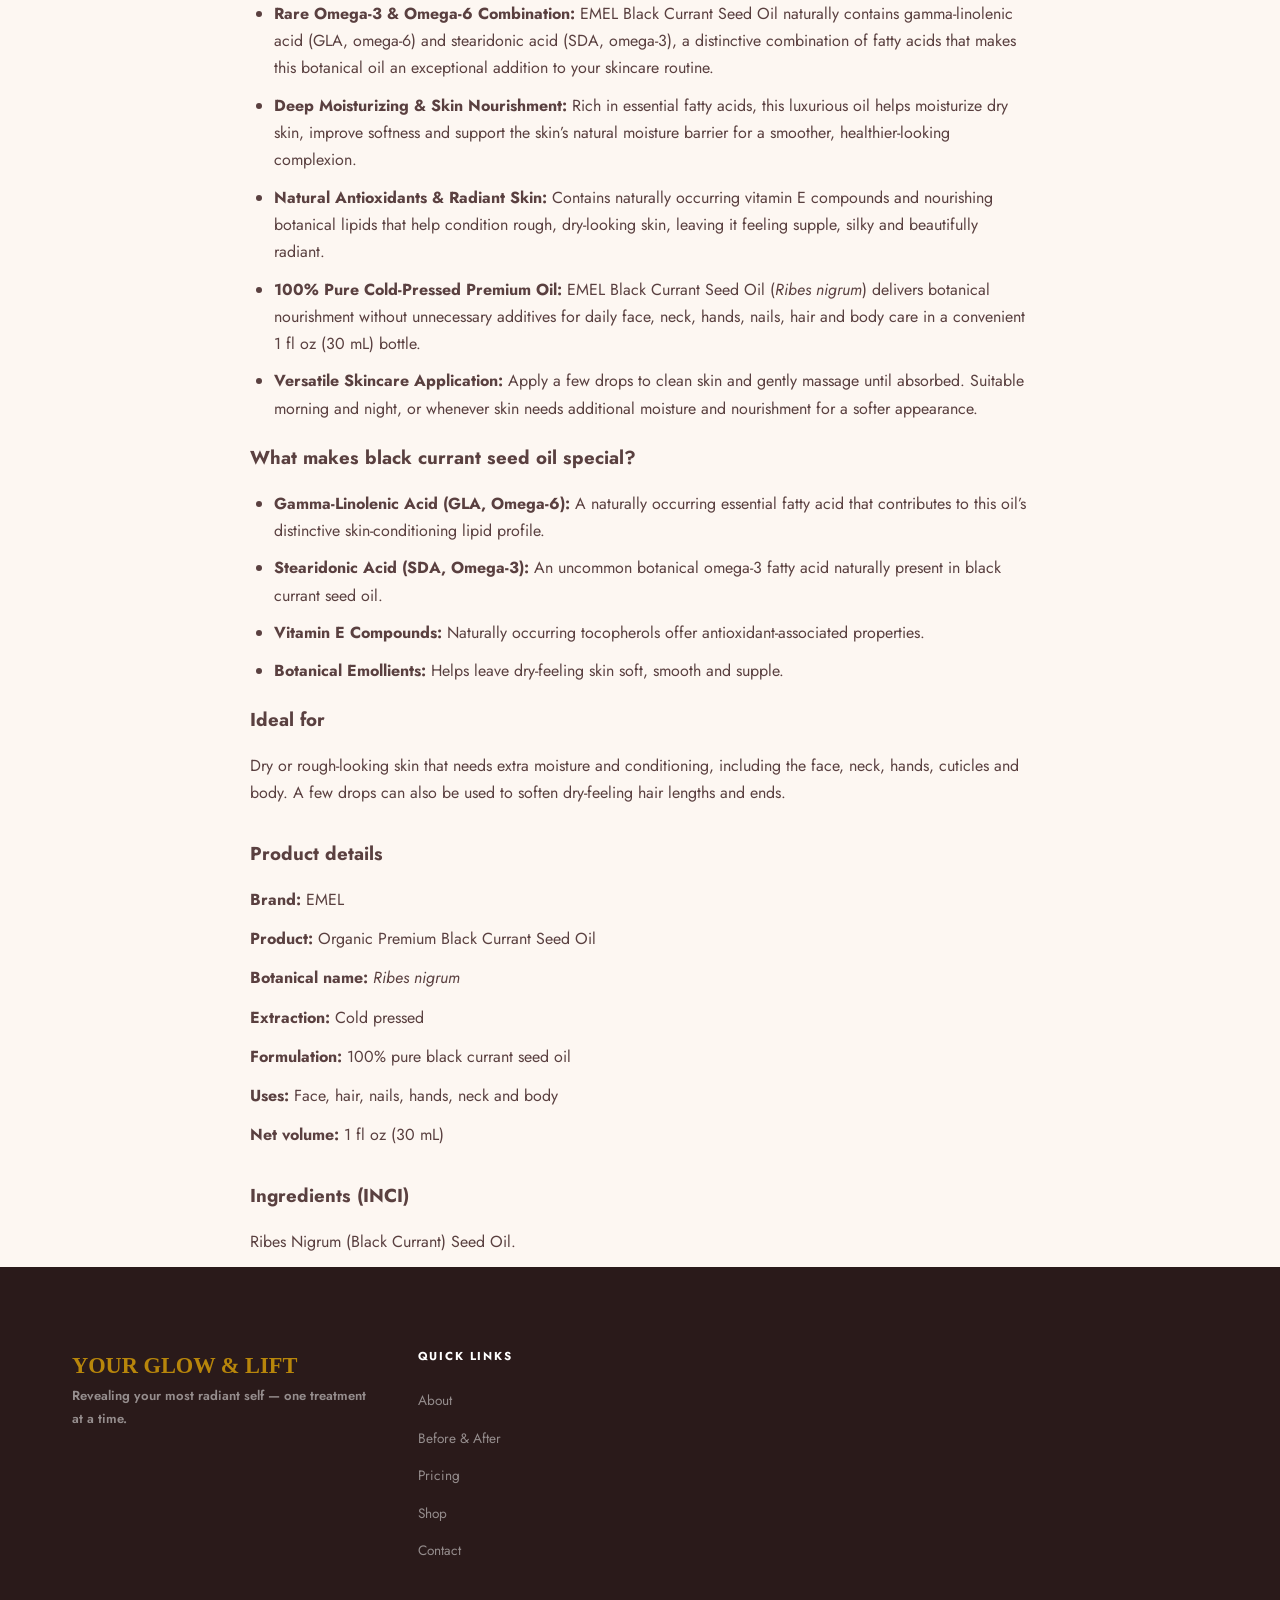
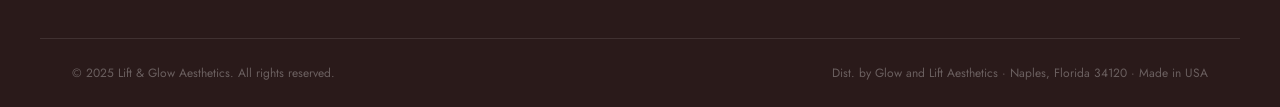
<file: products/EMEL_Organic_Black_Currant_Seed_Oil.html>
<!DOCTYPE html>
<html lang="en">
<head>
  <meta charset="UTF-8" />
  <meta name="viewport" content="width=device-width, initial-scale=1.0" />
  <title>EMEL Organic Black Currant Seed Oil | Face, Hair &amp; Body</title>

  <!-- This page is in a subfolder; shared assets live one level above. -->
  <link rel="icon" href="../favicon/favicon.ico" sizes="any" />
  <link rel="apple-touch-icon" href="../favicon/apple-touch-icon.png" />

  <meta name="description" content="EMEL Organic Black Currant Seed Oil, 100% pure cold pressed, 30 mL. Naturally occurring GLA omega-6, SDA omega-3 and vitamin E compounds for silky, moisturized, radiant-looking skin." />
  <link rel="preconnect" href="https://fonts.googleapis.com" />
  <link rel="preconnect" href="https://fonts.gstatic.com" crossorigin />
  <link href="https://fonts.googleapis.com/css2?family=Cormorant+Garamond:ital,wght@0,300;0,400;0,500;0,600;0,700;1,300;1,400;1,500&family=Jost:wght@300;400;500;600&display=swap" rel="stylesheet" />
  <link rel="stylesheet" href="../styles.css" />
  <style>
    /* This listing currently has no product image. Give the information full width. */
    .product-grid.product-grid--no-photo {
      display: grid;
      grid-template-columns: minmax(0, 1fr);
      max-width: 780px;
      margin-inline: auto;
    }
    .product-grid--no-photo .product-info { min-width: 0; }
    .product-grid--no-photo .buy-box { margin-top: 1.5rem; }


    /* Prevent the product title from sliding under the site header. */
    .product-page { padding-top: max(6.5rem, 92px); }

    /* Align the detail cards with the 780px product content above. */
    .product-page .product-details {
      display: grid;
      grid-template-columns: repeat(2, minmax(0, 1fr));
      align-items: stretch;
      gap: 1.25rem;
      max-width: 780px;
      margin: 2rem auto 0;
    }
    .product-page .product-details .detail-card {
      box-sizing: border-box;
      min-width: 0;
      width: 100%;
      margin: 0;
      text-align: left;
      display: flex;
      flex-direction: column;
      align-items: stretch;
    }
    .product-page .product-details .detail-card.wide {
      grid-column: 1 / -1;
    }
    .product-page .product-details .detail-card h3 {
      text-align: left;
      margin: 0 0 1rem;
    }
    .product-page .product-details .detail-card ul {
      display: block;
      list-style-type: disc;
      list-style-position: outside;
      margin: 0;
      padding-left: 1.5rem;
      text-align: left;
    }
    .product-page .product-details .detail-card li {
      display: list-item;
      text-align: left;
      margin: 0 0 0.65rem;
      padding: 0;
    }
    .product-page .product-details .detail-card li:last-child { margin-bottom: 0; }
    .product-page .product-details .detail-card p {
      text-align: left;
      margin: 0 0 0.75rem;
    }
    @media (max-width: 700px) {
      .product-page .product-details { grid-template-columns: minmax(0, 1fr); }
      .product-page .product-details .detail-card.wide { grid-column: auto; }
    }
  </style>

  <!-- PayPal cart script: once per page -->
  <script src="https://www.paypalobjects.com/ncp/cart/cart.js" data-merchant-id="A7AM3QWHJVJAS"></script>
</head>
<body>

  <!-- ── NAVIGATION ── -->
  <nav id="navbar" class="scrolled">
    <div class="nav-inner">
      <a href="../index.html" class="nav-logo">
        <img src="../logo/emel-logo-small.png" alt="EMEL" class="logo-img">
      </a>
      <button type="button" class="nav-toggle" id="navToggle" aria-label="Open menu" aria-expanded="false" aria-controls="navLinks">
        <span></span><span></span><span></span>
      </button>
      <ul class="nav-links" id="navLinks">
        <li><a href="../index.html#procedures">Rituals</a></li>
        <li><a href="../index.html#beforeafter">Before &amp; After</a></li>
        <li><a href="../index.html#pricing">Pricing</a></li>
        <li><a href="../index.html#shop">Shop</a></li>
        <li><a href="../index.html#blog">Blog</a></li>
        <li><a href="../index.html#contact">Contact</a></li>
        <li><a href="../index.html#booking">Book Now</a></li>
        <li>
          <paypal-cart-button data-id="pp-view-cart"></paypal-cart-button>
          <script>
            cartPaypal.Cart({ id: "pp-view-cart" })
          </script>
        </li>
      </ul>
    </div>
  </nav>

  <!-- ── PRODUCT ── -->
  <main class="product-page">
    <div class="container">

      <div class="product-grid product-grid--no-photo">
        <!-- Optional product photo. Uncomment this block and remove
             product-grid--no-photo above when your Black Currant Seed Oil photo is available.
        <div class="product-photo">
          <img src="black-currant-seed-oil.jpg" width="1200" height="1200"
               alt="EMEL Organic Black Currant Seed Oil bottle, 1 fl oz (30 mL)" />
        </div>
        -->

        <div class="product-info">
          <span class="shop-tag">Organic Botanical Skincare</span>
          <h1>EMEL Organic Black Currant Seed Oil</h1>
          <p class="product-sub">100% Pure Cold-Pressed Moisturizing Oil · Face, Hair, Nails &amp; Hands · 1 fl oz (30 mL)</p>
          <!-- Price is controlled by the existing PayPal button, whose code is unchanged. -->
          <p class="product-desc">Discover the nourishing power of EMEL Premium Black Currant Seed Oil, a luxurious, 100% pure, cold-pressed botanical oil for soft, radiant-looking skin. Naturally containing rare gamma-linolenic acid (GLA, omega-6) and stearidonic acid (SDA, omega-3), plus naturally occurring antioxidants, this versatile oil helps moisturize dry skin, improve softness and leave the face, hands, nails and body feeling silky and supple. Also suitable for conditioning dry hair lengths and ends.</p>

          <ul class="product-badges">
            <li>100% Pure Oil</li>
            <li>Cold Pressed</li>
            <li>Omega-3 &amp; 6</li>
            <li>Face, Hair &amp; Body</li>
          </ul>

          <div class="buy-box">
            <!-- PayPal Add to Cart: existing hosted button preserved -->
            <paypal-add-to-cart-button data-id="CFSFEMNQVU9CY"></paypal-add-to-cart-button>
            <script>
              cartPaypal.AddToCart({ id: "CFSFEMNQVU9CY" });
            </script>
            <small>Secure checkout with PayPal. Use “View Cart” in the menu to review your order.</small>
          </div>
        </div>
      </div>

      <div class="product-details">
        <div class="detail-card">
          <h3>Benefits</h3>
          <ul>
            <li>Moisturizes and softens dry, rough-looking skin</li>
            <li>Provides naturally occurring GLA (omega-6) and SDA (omega-3)</li>
            <li>Helps maintain the skin’s natural moisture barrier</li>
            <li>Conditions skin for a supple, silky appearance</li>
            <li>Supports smoother, healthier-looking, radiant skin</li>
            <li>Contains naturally occurring vitamin E compounds</li>
            <li>Versatile care for face, neck, hands, nails, hair and body</li>
          </ul>
        </div>

        <div class="detail-card">
          <h3>How to use</h3>
          <p><strong>Face &amp; neck:</strong> Apply a few drops to clean, slightly damp skin and gently massage until absorbed. Use morning or night as needed.</p>
          <p><strong>Hands, nails &amp; cuticles:</strong> Massage a small amount onto hands and around nails to help soften dry areas.</p>
          <p><strong>Body:</strong> Smooth a few drops over dry-feeling skin for additional moisture and conditioning.</p>
          <p><strong>Hair:</strong> Use a tiny amount on dry-feeling lengths or ends, avoiding excess product.</p>
          <p><small>For external use only. Avoid contact with eyes. Discontinue use if irritation occurs.</small></p>
        </div>

        <div class="detail-card wide">
          <h3>Nature’s secret for soft, radiant skin</h3>
          <p>Discover the nourishing power of EMEL Premium Black Currant Seed Oil, a luxurious, 100% pure, cold-pressed botanical oil designed to moisturize, soften and revitalize dry-looking skin.</p>
          <p>Extracted from the seeds of black currants (<em>Ribes nigrum</em>), this exceptional skincare oil features a distinctive combination of essential fatty acids, including gamma-linolenic acid (GLA, omega-6) and stearidonic acid (SDA, omega-3), along with naturally occurring antioxidants.</p>
          <p><strong>Rare omega-3 &amp; omega-6 combination:</strong> Unlike many botanical oils, black currant seed oil naturally contains both GLA and SDA, making it a distinctive addition to daily skincare.</p>
          <p><strong>Deep nourishment &amp; moisture:</strong> Helps condition and soften dry, rough-looking skin while maintaining a smooth, supple appearance.</p>
          <p><strong>Moisture-barrier care:</strong> Essential fatty acids help maintain healthy-looking, comfortably moisturized skin.</p>
          <p><strong>Naturally occurring antioxidants:</strong> Contains vitamin E compounds (tocopherols) that complement its skin-conditioning properties.</p>
          <p><strong>Pure botanical beauty:</strong> Made with 100% black currant seed oil and cold-pressed to retain its naturally occurring fatty acids.</p>
          <p>EMEL — naturally nourishing beauty for soft, healthy-looking, radiant skin.</p>
        </div>

        <div class="detail-card wide">
          <h3>About this item</h3>
          <ul>
            <li><strong>Rare Omega-3 &amp; Omega-6 Combination:</strong> EMEL Black Currant Seed Oil naturally contains gamma-linolenic acid (GLA, omega-6) and stearidonic acid (SDA, omega-3), a distinctive combination of fatty acids that makes this botanical oil an exceptional addition to your skincare routine.</li>
            <li><strong>Deep Moisturizing &amp; Skin Nourishment:</strong> Rich in essential fatty acids, this luxurious oil helps moisturize dry skin, improve softness and support the skin’s natural moisture barrier for a smoother, healthier-looking complexion.</li>
            <li><strong>Natural Antioxidants &amp; Radiant Skin:</strong> Contains naturally occurring vitamin E compounds and nourishing botanical lipids that help condition rough, dry-looking skin, leaving it feeling supple, silky and beautifully radiant.</li>
            <li><strong>100% Pure Cold-Pressed Premium Oil:</strong> EMEL Black Currant Seed Oil (<em>Ribes nigrum</em>) delivers botanical nourishment without unnecessary additives for daily face, neck, hands, nails, hair and body care in a convenient 1 fl oz (30 mL) bottle.</li>
            <li><strong>Versatile Skincare Application:</strong> Apply a few drops to clean skin and gently massage until absorbed. Suitable morning and night, or whenever skin needs additional moisture and nourishment for a softer appearance.</li>
          </ul>
        </div>

        <div class="detail-card wide">
          <h3>What makes black currant seed oil special?</h3>
          <ul>
            <li><strong>Gamma-Linolenic Acid (GLA, Omega-6):</strong> A naturally occurring essential fatty acid that contributes to this oil’s distinctive skin-conditioning lipid profile.</li>
            <li><strong>Stearidonic Acid (SDA, Omega-3):</strong> An uncommon botanical omega-3 fatty acid naturally present in black currant seed oil.</li>
            <li><strong>Vitamin E Compounds:</strong> Naturally occurring tocopherols offer antioxidant-associated properties.</li>
            <li><strong>Botanical Emollients:</strong> Helps leave dry-feeling skin soft, smooth and supple.</li>
          </ul>
        </div>

        <div class="detail-card wide">
          <h3>Ideal for</h3>
          <p>Dry or rough-looking skin that needs extra moisture and conditioning, including the face, neck, hands, cuticles and body. A few drops can also be used to soften dry-feeling hair lengths and ends.</p>
        </div>

        <div class="detail-card wide">
          <h3>Product details</h3>
          <p><strong>Brand:</strong> EMEL</p>
          <p><strong>Product:</strong> Organic Premium Black Currant Seed Oil</p>
          <p><strong>Botanical name:</strong> <em>Ribes nigrum</em></p>
          <p><strong>Extraction:</strong> Cold pressed</p>
          <p><strong>Formulation:</strong> 100% pure black currant seed oil</p>
          <p><strong>Uses:</strong> Face, hair, nails, hands, neck and body</p>
          <p><strong>Net volume:</strong> 1 fl oz (30 mL)</p>
        </div>

        <div class="detail-card wide">
          <h3>Ingredients (INCI)</h3>
          <p>Ribes Nigrum (Black Currant) Seed Oil.</p>
        </div>
      </div>

    </div>
  </main>

  <!-- ── FOOTER ── -->
  <footer class="site-footer">
    <div class="container footer-inner">
      <div class="footer-brand">
        <span class="logo-lift">YOUR GLOW &amp; LIFT</span>
        <p>Revealing your most radiant self — one treatment at a time.</p>
      </div>
      <div class="footer-links">
        <h4>Quick Links</h4>
        <ul>
          <li><a href="../index.html#about">About</a></li>
          <li><a href="../index.html#beforeafter">Before &amp; After</a></li>
          <li><a href="../index.html#pricing">Pricing</a></li>
          <li><a href="../index.html#shop">Shop</a></li>
          <li><a href="../index.html#contact">Contact</a></li>
        </ul>
      </div>
    </div>
    <div class="footer-bottom">
      <p>&copy; 2025 Lift &amp; Glow Aesthetics. All rights reserved.</p>
      <p>Dist. by Glow and Lift Aesthetics · Naples, Florida 34120 · Made in USA</p>
    </div>
  </footer>

  <script>
    // mobile menu (same behaviour as the home page)
    const toggle = document.getElementById('navToggle');
    const navLinks = document.getElementById('navLinks');
    toggle.addEventListener('click', () => {
      const open = navLinks.classList.toggle('open');
      toggle.classList.toggle('active', open);
      toggle.setAttribute('aria-expanded', String(open));
    });
  </script>
</body>
</html>
</file>
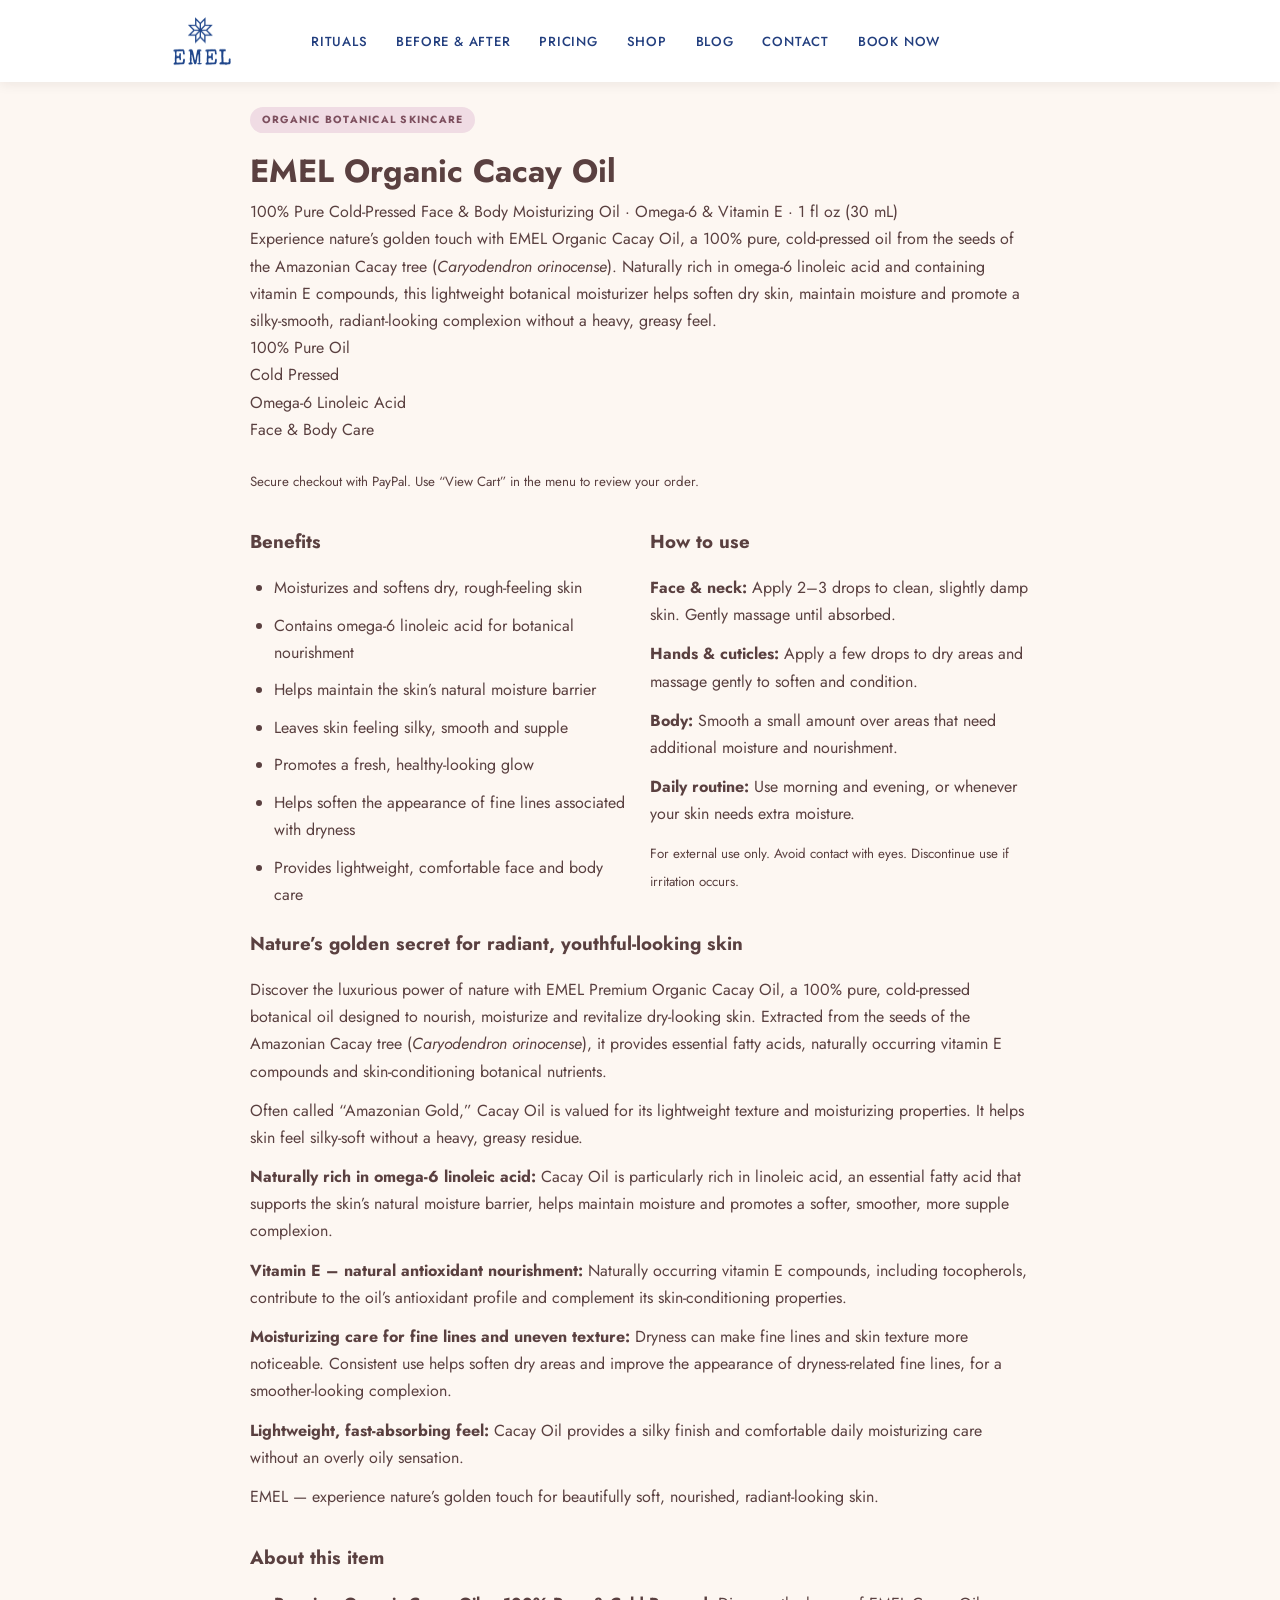
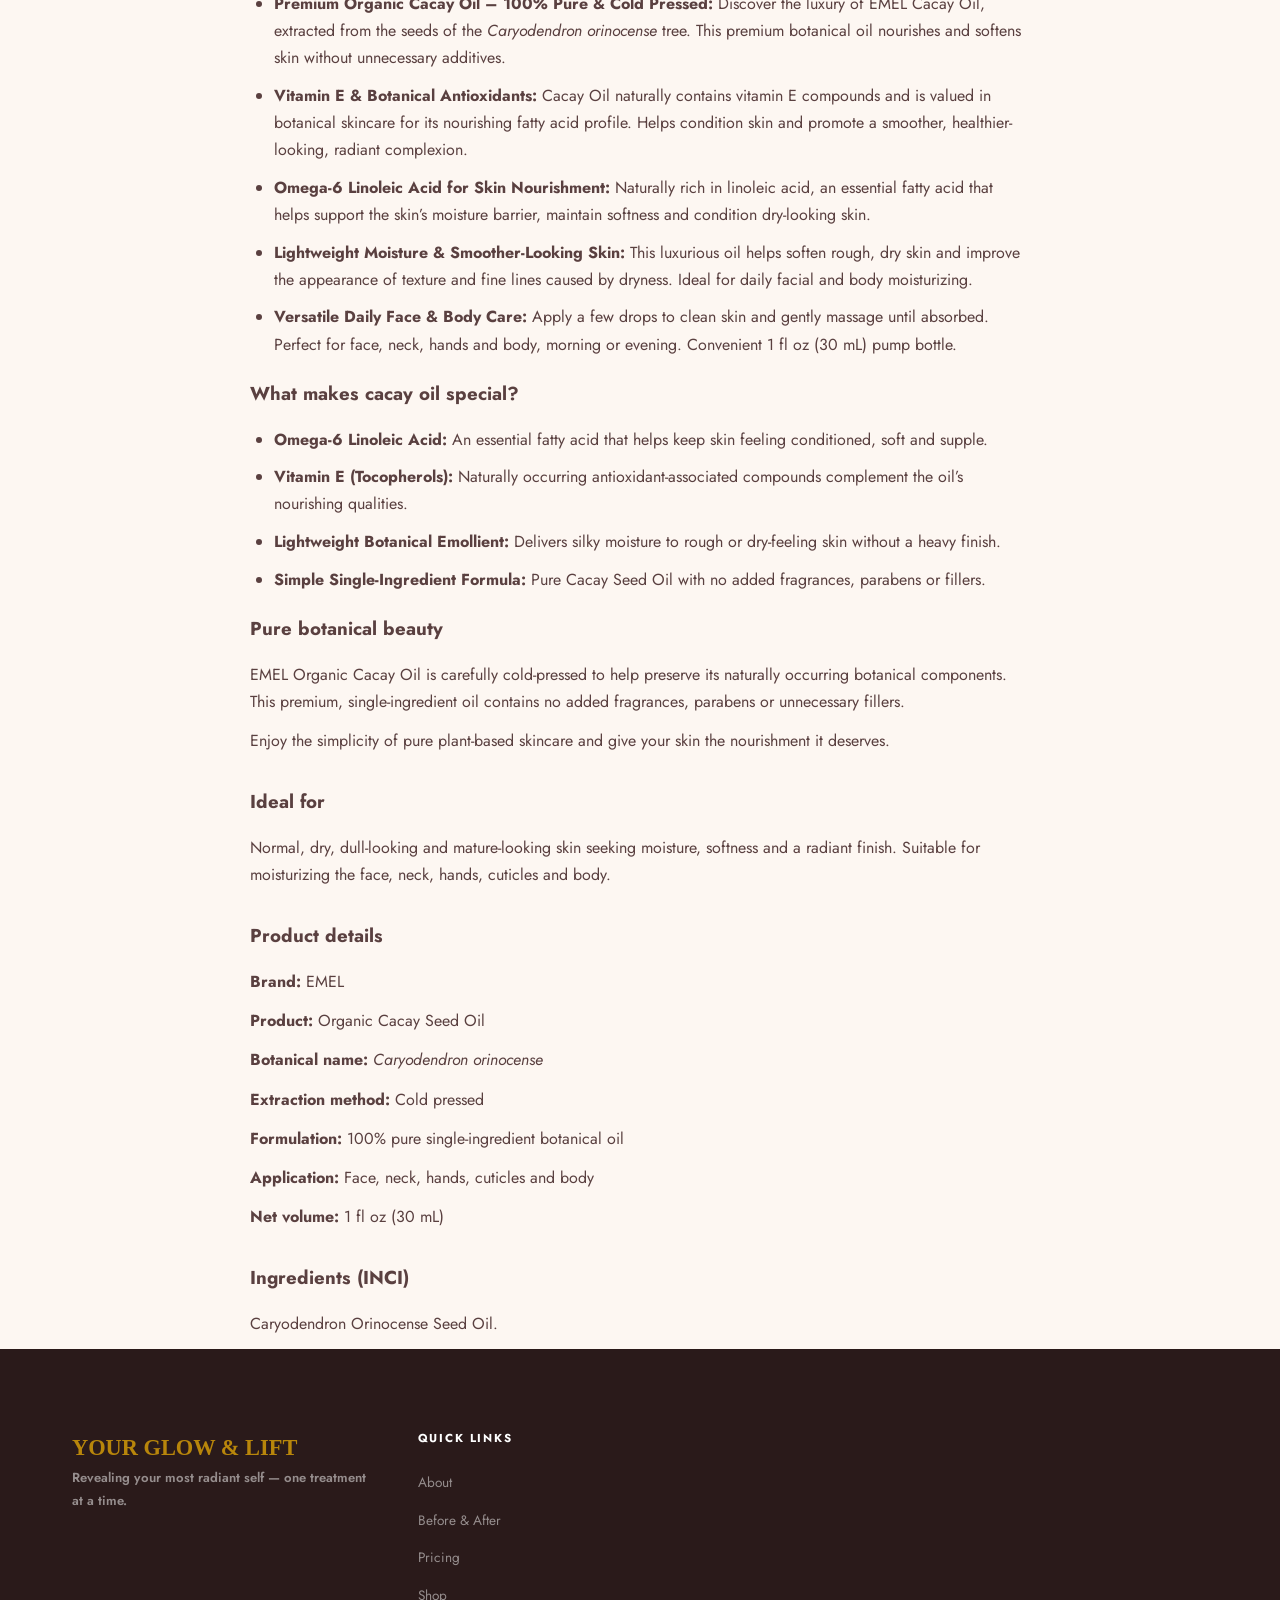
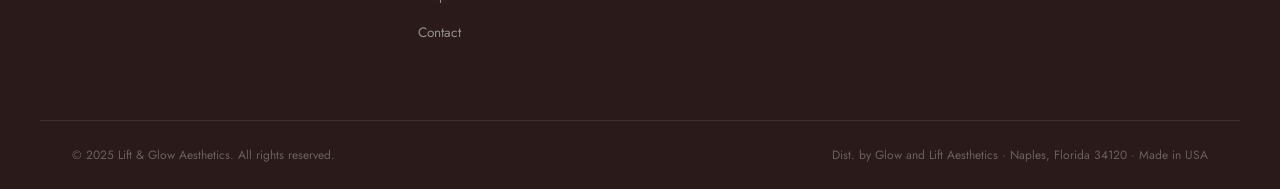
<file: products/EMEL_Organic_Cacay_Oil.html>
<!DOCTYPE html>
<html lang="en">
<head>
  <meta charset="UTF-8" />
  <meta name="viewport" content="width=device-width, initial-scale=1.0" />
  <title>EMEL Organic Cacay Oil | Face &amp; Body Skincare</title>

  <!-- This page is in a subfolder; shared assets live one level above. -->
  <link rel="icon" href="../favicon/favicon.ico" sizes="any" />
  <link rel="apple-touch-icon" href="../favicon/apple-touch-icon.png" />

  <meta name="description" content="EMEL Organic Cacay Oil, 100% pure cold pressed, 1 fl oz (30 mL). Lightweight face and body moisturizing oil with omega-6 linoleic acid and vitamin E for soft, radiant-looking skin." />
  <link rel="preconnect" href="https://fonts.googleapis.com" />
  <link rel="preconnect" href="https://fonts.gstatic.com" crossorigin />
  <link href="https://fonts.googleapis.com/css2?family=Cormorant+Garamond:ital,wght@0,300;0,400;0,500;0,600;0,700;1,300;1,400;1,500&family=Jost:wght@300;400;500;600&display=swap" rel="stylesheet" />
  <link rel="stylesheet" href="../styles.css" />
  <style>
    /* This listing currently has no product image. Give the information full width. */
    .product-grid.product-grid--no-photo {
      display: grid;
      grid-template-columns: minmax(0, 1fr);
      max-width: 780px;
      margin-inline: auto;
    }
    .product-grid--no-photo .product-info { min-width: 0; }
    .product-grid--no-photo .buy-box { margin-top: 1.5rem; }


    /* Prevent the product title from sliding under the site header. */
    .product-page { padding-top: max(6.5rem, 92px); }

    /* Align the detail cards with the 780px product content above. */
    .product-page .product-details {
      display: grid;
      grid-template-columns: repeat(2, minmax(0, 1fr));
      align-items: stretch;
      gap: 1.25rem;
      max-width: 780px;
      margin: 2rem auto 0;
    }
    .product-page .product-details .detail-card {
      box-sizing: border-box;
      min-width: 0;
      width: 100%;
      margin: 0;
      text-align: left;
      display: flex;
      flex-direction: column;
      align-items: stretch;
    }
    .product-page .product-details .detail-card.wide {
      grid-column: 1 / -1;
    }
    .product-page .product-details .detail-card h3 {
      text-align: left;
      margin: 0 0 1rem;
    }
    .product-page .product-details .detail-card ul {
      display: block;
      list-style-type: disc;
      list-style-position: outside;
      margin: 0;
      padding-left: 1.5rem;
      text-align: left;
    }
    .product-page .product-details .detail-card li {
      display: list-item;
      text-align: left;
      margin: 0 0 0.65rem;
      padding: 0;
    }
    .product-page .product-details .detail-card li:last-child { margin-bottom: 0; }
    .product-page .product-details .detail-card p {
      text-align: left;
      margin: 0 0 0.75rem;
    }
    @media (max-width: 700px) {
      .product-page .product-details { grid-template-columns: minmax(0, 1fr); }
      .product-page .product-details .detail-card.wide { grid-column: auto; }
    }
  </style>

  <!-- PayPal cart script: once per page -->
  <script src="https://www.paypalobjects.com/ncp/cart/cart.js" data-merchant-id="A7AM3QWHJVJAS"></script>
</head>
<body>

  <!-- ── NAVIGATION ── -->
  <nav id="navbar" class="scrolled">
    <div class="nav-inner">
      <a href="../index.html" class="nav-logo">
        <img src="../logo/emel-logo-small.png" alt="EMEL" class="logo-img">
      </a>
      <button type="button" class="nav-toggle" id="navToggle" aria-label="Open menu" aria-expanded="false" aria-controls="navLinks">
        <span></span><span></span><span></span>
      </button>
      <ul class="nav-links" id="navLinks">
        <li><a href="../index.html#procedures">Rituals</a></li>
        <li><a href="../index.html#beforeafter">Before &amp; After</a></li>
        <li><a href="../index.html#pricing">Pricing</a></li>
        <li><a href="../index.html#shop">Shop</a></li>
        <li><a href="../index.html#blog">Blog</a></li>
        <li><a href="../index.html#contact">Contact</a></li>
        <li><a href="../index.html#booking">Book Now</a></li>
        <li>
          <paypal-cart-button data-id="pp-view-cart"></paypal-cart-button>
          <script>
            cartPaypal.Cart({ id: "pp-view-cart" })
          </script>
        </li>
      </ul>
    </div>
  </nav>

  <!-- ── PRODUCT ── -->
  <main class="product-page">
    <div class="container">

      <div class="product-grid product-grid--no-photo">
        <!-- Optional product photo. Uncomment this block and remove
             product-grid--no-photo above when your Cacay Oil photo is available.
        <div class="product-photo">
          <img src="organic-cacay-oil.jpg" width="1200" height="1200"
               alt="EMEL Organic Cacay Oil bottle, 1 fl oz (30 mL)" />
        </div>
        -->

        <div class="product-info">
          <span class="shop-tag">Organic Botanical Skincare</span>
          <h1>EMEL Organic Cacay Oil</h1>
          <p class="product-sub">100% Pure Cold-Pressed Face &amp; Body Moisturizing Oil · Omega-6 &amp; Vitamin E · 1 fl oz (30 mL)</p>
          <!-- Price is controlled by the existing PayPal button, whose code is unchanged. -->
          <p class="product-desc">Experience nature’s golden touch with EMEL Organic Cacay Oil, a 100% pure, cold-pressed oil from the seeds of the Amazonian Cacay tree (<em>Caryodendron orinocense</em>). Naturally rich in omega-6 linoleic acid and containing vitamin E compounds, this lightweight botanical moisturizer helps soften dry skin, maintain moisture and promote a silky-smooth, radiant-looking complexion without a heavy, greasy feel.</p>

          <ul class="product-badges">
            <li>100% Pure Oil</li>
            <li>Cold Pressed</li>
            <li>Omega-6 Linoleic Acid</li>
            <li>Face &amp; Body Care</li>
          </ul>

          <div class="buy-box">
            <!-- PayPal Add to Cart: existing hosted button preserved -->
            <paypal-add-to-cart-button data-id="CFSFEMNQVU9CY"></paypal-add-to-cart-button>
            <script>
              cartPaypal.AddToCart({ id: "CFSFEMNQVU9CY" });
            </script>
            <small>Secure checkout with PayPal. Use “View Cart” in the menu to review your order.</small>
          </div>
        </div>
      </div>

      <div class="product-details">
        <div class="detail-card">
          <h3>Benefits</h3>
          <ul>
            <li>Moisturizes and softens dry, rough-feeling skin</li>
            <li>Contains omega-6 linoleic acid for botanical nourishment</li>
            <li>Helps maintain the skin’s natural moisture barrier</li>
            <li>Leaves skin feeling silky, smooth and supple</li>
            <li>Promotes a fresh, healthy-looking glow</li>
            <li>Helps soften the appearance of fine lines associated with dryness</li>
            <li>Provides lightweight, comfortable face and body care</li>
          </ul>
        </div>

        <div class="detail-card">
          <h3>How to use</h3>
          <p><strong>Face &amp; neck:</strong> Apply 2–3 drops to clean, slightly damp skin. Gently massage until absorbed.</p>
          <p><strong>Hands &amp; cuticles:</strong> Apply a few drops to dry areas and massage gently to soften and condition.</p>
          <p><strong>Body:</strong> Smooth a small amount over areas that need additional moisture and nourishment.</p>
          <p><strong>Daily routine:</strong> Use morning and evening, or whenever your skin needs extra moisture.</p>
          <p><small>For external use only. Avoid contact with eyes. Discontinue use if irritation occurs.</small></p>
        </div>

        <div class="detail-card wide">
          <h3>Nature’s golden secret for radiant, youthful-looking skin</h3>
          <p>Discover the luxurious power of nature with EMEL Premium Organic Cacay Oil, a 100% pure, cold-pressed botanical oil designed to nourish, moisturize and revitalize dry-looking skin. Extracted from the seeds of the Amazonian Cacay tree (<em>Caryodendron orinocense</em>), it provides essential fatty acids, naturally occurring vitamin E compounds and skin-conditioning botanical nutrients.</p>
          <p>Often called “Amazonian Gold,” Cacay Oil is valued for its lightweight texture and moisturizing properties. It helps skin feel silky-soft without a heavy, greasy residue.</p>
          <p><strong>Naturally rich in omega-6 linoleic acid:</strong> Cacay Oil is particularly rich in linoleic acid, an essential fatty acid that supports the skin’s natural moisture barrier, helps maintain moisture and promotes a softer, smoother, more supple complexion.</p>
          <p><strong>Vitamin E – natural antioxidant nourishment:</strong> Naturally occurring vitamin E compounds, including tocopherols, contribute to the oil’s antioxidant profile and complement its skin-conditioning properties.</p>
          <p><strong>Moisturizing care for fine lines and uneven texture:</strong> Dryness can make fine lines and skin texture more noticeable. Consistent use helps soften dry areas and improve the appearance of dryness-related fine lines, for a smoother-looking complexion.</p>
          <p><strong>Lightweight, fast-absorbing feel:</strong> Cacay Oil provides a silky finish and comfortable daily moisturizing care without an overly oily sensation.</p>
          <p>EMEL — experience nature’s golden touch for beautifully soft, nourished, radiant-looking skin.</p>
        </div>

        <div class="detail-card wide">
          <h3>About this item</h3>
          <ul>
            <li><strong>Premium Organic Cacay Oil – 100% Pure &amp; Cold Pressed:</strong> Discover the luxury of EMEL Cacay Oil, extracted from the seeds of the <em>Caryodendron orinocense</em> tree. This premium botanical oil nourishes and softens skin without unnecessary additives.</li>
            <li><strong>Vitamin E &amp; Botanical Antioxidants:</strong> Cacay Oil naturally contains vitamin E compounds and is valued in botanical skincare for its nourishing fatty acid profile. Helps condition skin and promote a smoother, healthier-looking, radiant complexion.</li>
            <li><strong>Omega-6 Linoleic Acid for Skin Nourishment:</strong> Naturally rich in linoleic acid, an essential fatty acid that helps support the skin’s moisture barrier, maintain softness and condition dry-looking skin.</li>
            <li><strong>Lightweight Moisture &amp; Smoother-Looking Skin:</strong> This luxurious oil helps soften rough, dry skin and improve the appearance of texture and fine lines caused by dryness. Ideal for daily facial and body moisturizing.</li>
            <li><strong>Versatile Daily Face &amp; Body Care:</strong> Apply a few drops to clean skin and gently massage until absorbed. Perfect for face, neck, hands and body, morning or evening. Convenient 1 fl oz (30 mL) pump bottle.</li>
          </ul>
        </div>

        <div class="detail-card wide">
          <h3>What makes cacay oil special?</h3>
          <ul>
            <li><strong>Omega-6 Linoleic Acid:</strong> An essential fatty acid that helps keep skin feeling conditioned, soft and supple.</li>
            <li><strong>Vitamin E (Tocopherols):</strong> Naturally occurring antioxidant-associated compounds complement the oil’s nourishing qualities.</li>
            <li><strong>Lightweight Botanical Emollient:</strong> Delivers silky moisture to rough or dry-feeling skin without a heavy finish.</li>
            <li><strong>Simple Single-Ingredient Formula:</strong> Pure Cacay Seed Oil with no added fragrances, parabens or fillers.</li>
          </ul>
        </div>

        <div class="detail-card wide">
          <h3>Pure botanical beauty</h3>
          <p>EMEL Organic Cacay Oil is carefully cold-pressed to help preserve its naturally occurring botanical components. This premium, single-ingredient oil contains no added fragrances, parabens or unnecessary fillers.</p>
          <p>Enjoy the simplicity of pure plant-based skincare and give your skin the nourishment it deserves.</p>
        </div>

        <div class="detail-card wide">
          <h3>Ideal for</h3>
          <p>Normal, dry, dull-looking and mature-looking skin seeking moisture, softness and a radiant finish. Suitable for moisturizing the face, neck, hands, cuticles and body.</p>
        </div>

        <div class="detail-card wide">
          <h3>Product details</h3>
          <p><strong>Brand:</strong> EMEL</p>
          <p><strong>Product:</strong> Organic Cacay Seed Oil</p>
          <p><strong>Botanical name:</strong> <em>Caryodendron orinocense</em></p>
          <p><strong>Extraction method:</strong> Cold pressed</p>
          <p><strong>Formulation:</strong> 100% pure single-ingredient botanical oil</p>
          <p><strong>Application:</strong> Face, neck, hands, cuticles and body</p>
          <p><strong>Net volume:</strong> 1 fl oz (30 mL)</p>
        </div>

        <div class="detail-card wide">
          <h3>Ingredients (INCI)</h3>
          <p>Caryodendron Orinocense Seed Oil.</p>
        </div>
      </div>

    </div>
  </main>

  <!-- ── FOOTER ── -->
  <footer class="site-footer">
    <div class="container footer-inner">
      <div class="footer-brand">
        <span class="logo-lift">YOUR GLOW &amp; LIFT</span>
        <p>Revealing your most radiant self — one treatment at a time.</p>
      </div>
      <div class="footer-links">
        <h4>Quick Links</h4>
        <ul>
          <li><a href="../index.html#about">About</a></li>
          <li><a href="../index.html#beforeafter">Before &amp; After</a></li>
          <li><a href="../index.html#pricing">Pricing</a></li>
          <li><a href="../index.html#shop">Shop</a></li>
          <li><a href="../index.html#contact">Contact</a></li>
        </ul>
      </div>
    </div>
    <div class="footer-bottom">
      <p>&copy; 2025 Lift &amp; Glow Aesthetics. All rights reserved.</p>
      <p>Dist. by Glow and Lift Aesthetics · Naples, Florida 34120 · Made in USA</p>
    </div>
  </footer>

  <script>
    // mobile menu (same behaviour as the home page)
    const toggle = document.getElementById('navToggle');
    const navLinks = document.getElementById('navLinks');
    toggle.addEventListener('click', () => {
      const open = navLinks.classList.toggle('open');
      toggle.classList.toggle('active', open);
      toggle.setAttribute('aria-expanded', String(open));
    });
  </script>
</body>
</html>
</file>
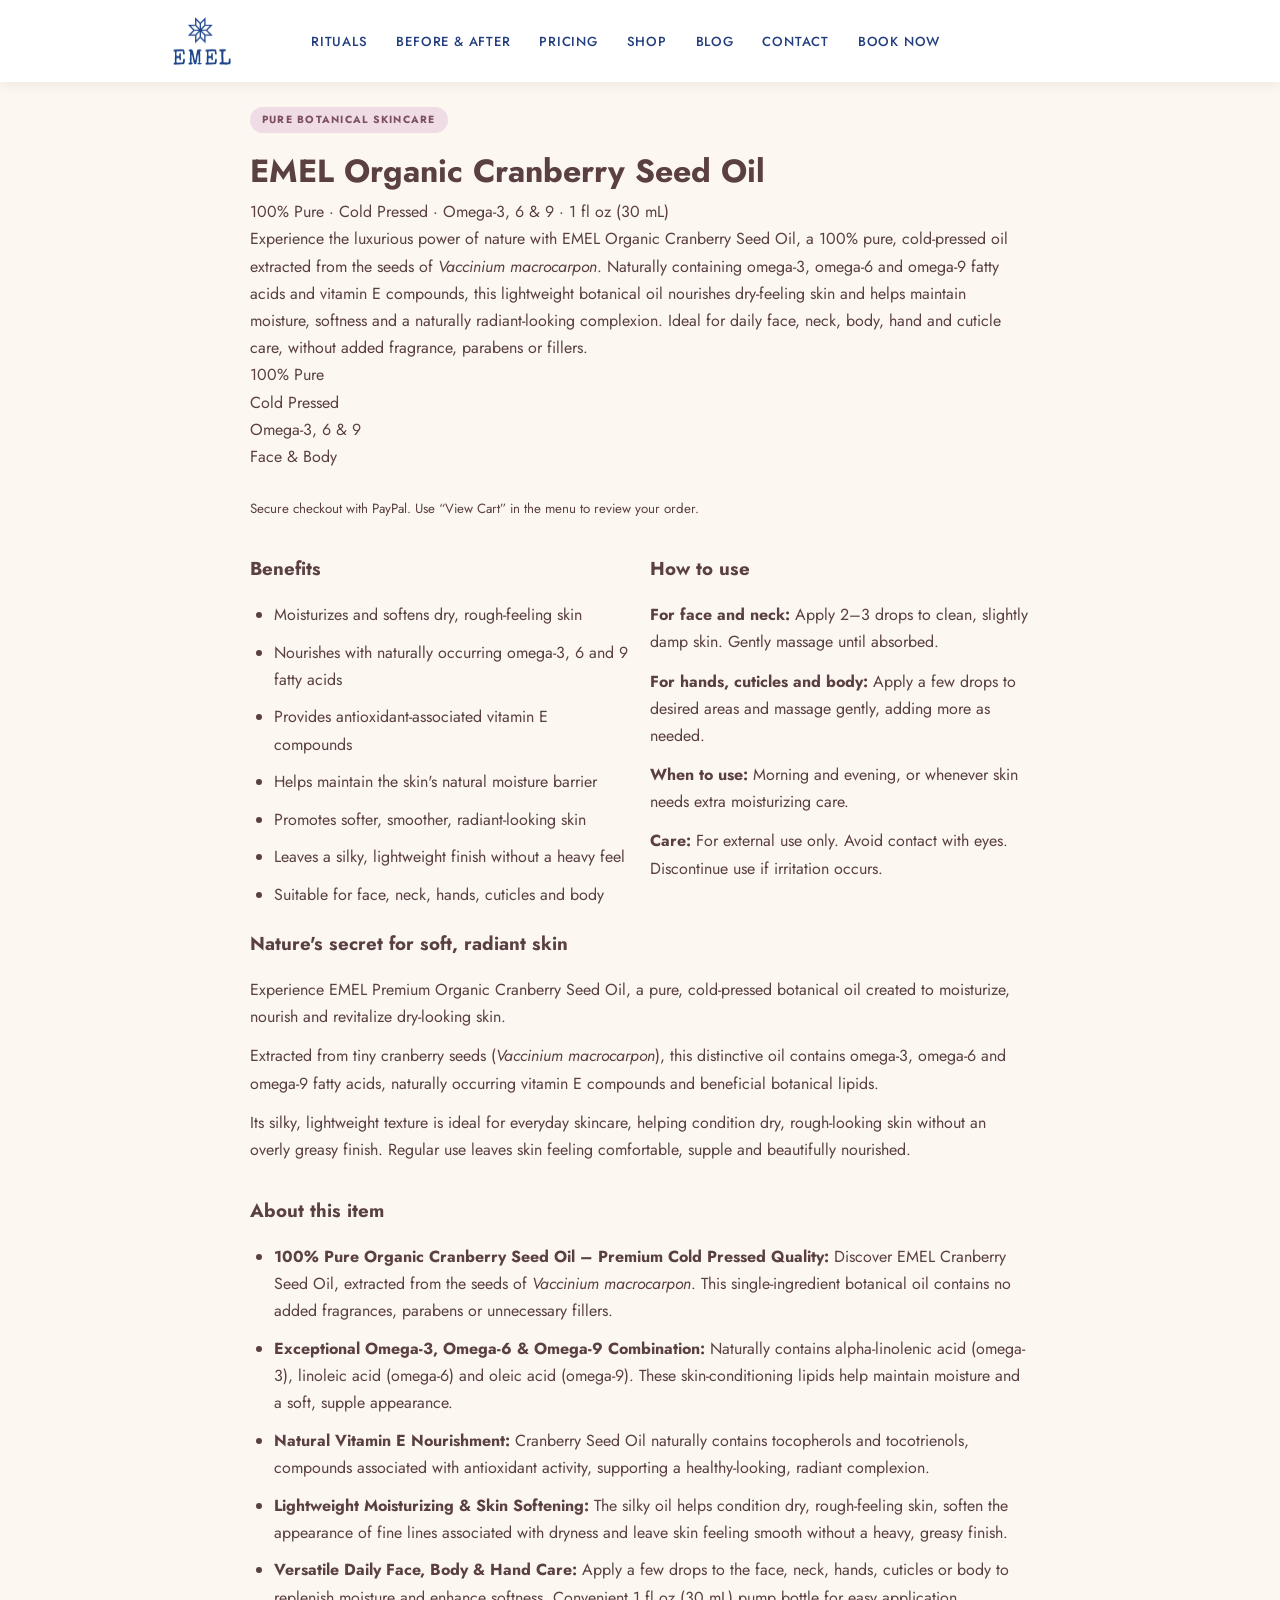
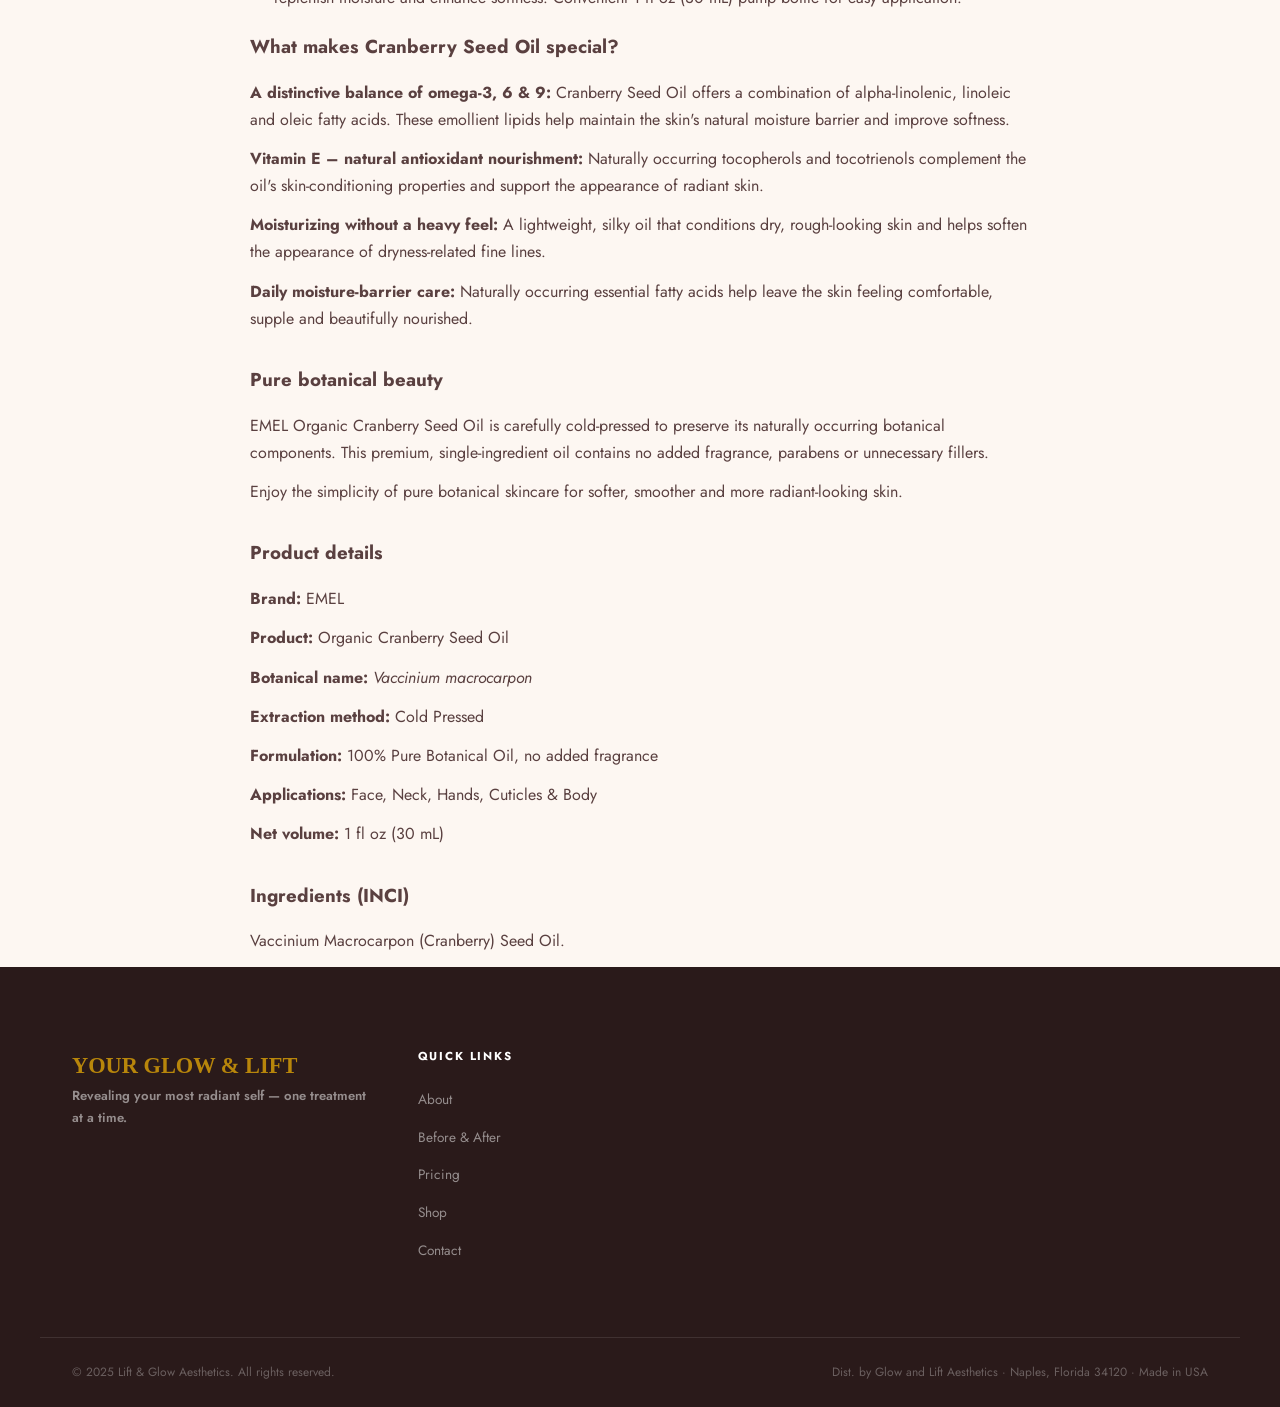
<file: products/EMEL_Organic_Cranberry_Seed_Oil.html>
<!DOCTYPE html>
<html lang="en">
<head>
  <meta charset="UTF-8" />
  <meta name="viewport" content="width=device-width, initial-scale=1.0" />
  <title>EMEL Organic Cranberry Seed Oil | Pure Botanical Skincare</title>

  <!-- Shared website assets use the same relative paths as the original template. -->
  <link rel="icon" href="../favicon/favicon.ico" sizes="any" />
  <link rel="apple-touch-icon" href="../favicon/apple-touch-icon.png" />

  <meta name="description" content="EMEL Organic Cranberry Seed Oil, 1 fl oz (30 mL). Pure cold-pressed facial and body oil with omega-3, 6 and 9 fatty acids for soft, radiant-looking skin." />
  <link rel="preconnect" href="https://fonts.googleapis.com" />
  <link rel="preconnect" href="https://fonts.gstatic.com" crossorigin />
  <link href="https://fonts.googleapis.com/css2?family=Cormorant+Garamond:ital,wght@0,300;0,400;0,500;0,600;0,700;1,300;1,400;1,500&family=Jost:wght@300;400;500;600&display=swap" rel="stylesheet" />
  <link rel="stylesheet" href="../styles.css" />
  <style>
    /* This listing currently has no product image. Give the information full width. */
    .product-grid.product-grid--no-photo {
      display: grid;
      grid-template-columns: minmax(0, 1fr);
      max-width: 780px;
      margin-inline: auto;
    }
    .product-grid--no-photo .product-info { min-width: 0; }
    .product-grid--no-photo .buy-box { margin-top: 1.5rem; }


    /* Prevent the product title from sliding under the site header. */
    .product-page { padding-top: max(6.5rem, 92px); }

    /* Align the detail cards with the 780px product content above. */
    .product-page .product-details {
      display: grid;
      grid-template-columns: repeat(2, minmax(0, 1fr));
      align-items: stretch;
      gap: 1.25rem;
      max-width: 780px;
      margin: 2rem auto 0;
    }
    .product-page .product-details .detail-card {
      box-sizing: border-box;
      min-width: 0;
      width: 100%;
      margin: 0;
      text-align: left;
      display: flex;
      flex-direction: column;
      align-items: stretch;
    }
    .product-page .product-details .detail-card.wide {
      grid-column: 1 / -1;
    }
    .product-page .product-details .detail-card h3 {
      text-align: left;
      margin: 0 0 1rem;
    }
    .product-page .product-details .detail-card ul {
      display: block;
      list-style-type: disc;
      list-style-position: outside;
      margin: 0;
      padding-left: 1.5rem;
      text-align: left;
    }
    .product-page .product-details .detail-card li {
      display: list-item;
      text-align: left;
      margin: 0 0 0.65rem;
      padding: 0;
    }
    .product-page .product-details .detail-card li:last-child { margin-bottom: 0; }
    .product-page .product-details .detail-card p {
      text-align: left;
      margin: 0 0 0.75rem;
    }
    @media (max-width: 700px) {
      .product-page .product-details { grid-template-columns: minmax(0, 1fr); }
      .product-page .product-details .detail-card.wide { grid-column: auto; }
    }
  </style>

  <!-- PayPal cart script: once per page -->
  <script src="https://www.paypalobjects.com/ncp/cart/cart.js" data-merchant-id="A7AM3QWHJVJAS"></script>
</head>
<body>

  <!-- ── NAVIGATION ── -->
  <nav id="navbar" class="scrolled">
    <div class="nav-inner">
      <a href="../index.html" class="nav-logo">
        <img src="../logo/emel-logo-small.png" alt="EMEL" class="logo-img">
      </a>
      <button type="button" class="nav-toggle" id="navToggle" aria-label="Open menu" aria-expanded="false" aria-controls="navLinks">
        <span></span><span></span><span></span>
      </button>
      <ul class="nav-links" id="navLinks">
        <li><a href="../index.html#procedures">Rituals</a></li>
        <li><a href="../index.html#beforeafter">Before &amp; After</a></li>
        <li><a href="../index.html#pricing">Pricing</a></li>
        <li><a href="../index.html#shop">Shop</a></li>
        <li><a href="../index.html#blog">Blog</a></li>
        <li><a href="../index.html#contact">Contact</a></li>
        <li><a href="../index.html#booking">Book Now</a></li>
        <li>
          <paypal-cart-button data-id="pp-view-cart"></paypal-cart-button>
          <script>
            cartPaypal.Cart({ id: "pp-view-cart" })
          </script>
        </li>
      </ul>
    </div>
  </nav>

  <!-- ── PRODUCT ── -->
  <main class="product-page">
    <div class="container">
      <div class="product-grid product-grid--no-photo">
        <!-- Optional product photo. Uncomment this block and remove
             product-grid--no-photo above when your product photo is available.
        <div class="product-photo">
          <img src="cranberry-seed-oil.jpg" width="1200" height="1200"
               alt="EMEL Organic Cranberry Seed Oil, 1 fl oz bottle" />
        </div>
        -->

        <div class="product-info">
          <span class="shop-tag">Pure Botanical Skincare</span>
          <h1>EMEL Organic Cranberry Seed Oil</h1>
          <p class="product-sub">100% Pure · Cold Pressed · Omega-3, 6 &amp; 9 · 1 fl oz (30 mL)</p>
          <!-- Price is intentionally not hard-coded. The preserved PayPal button controls checkout. -->
          <p class="product-desc">Experience the luxurious power of nature with EMEL Organic Cranberry Seed Oil, a 100% pure, cold-pressed oil extracted from the seeds of <em>Vaccinium macrocarpon</em>. Naturally containing omega-3, omega-6 and omega-9 fatty acids and vitamin E compounds, this lightweight botanical oil nourishes dry-feeling skin and helps maintain moisture, softness and a naturally radiant-looking complexion. Ideal for daily face, neck, body, hand and cuticle care, without added fragrance, parabens or fillers.</p>

          <ul class="product-badges">
            <li>100% Pure</li>
            <li>Cold Pressed</li>
            <li>Omega-3, 6 &amp; 9</li>
            <li>Face &amp; Body</li>
          </ul>

          <div class="buy-box">
            <!-- PayPal Add to Cart: existing hosted button preserved -->
            <paypal-add-to-cart-button data-id="CFSFEMNQVU9CY"></paypal-add-to-cart-button>
            <script>
              cartPaypal.AddToCart({ id: "CFSFEMNQVU9CY" });
            </script>
            <small>Secure checkout with PayPal. Use “View Cart” in the menu to review your order.</small>
          </div>
        </div>
      </div>

      <div class="product-details">
        <div class="detail-card">
          <h3>Benefits</h3>
          <ul>
            <li>Moisturizes and softens dry, rough-feeling skin</li>
            <li>Nourishes with naturally occurring omega-3, 6 and 9 fatty acids</li>
            <li>Provides antioxidant-associated vitamin E compounds</li>
            <li>Helps maintain the skin's natural moisture barrier</li>
            <li>Promotes softer, smoother, radiant-looking skin</li>
            <li>Leaves a silky, lightweight finish without a heavy feel</li>
            <li>Suitable for face, neck, hands, cuticles and body</li>
          </ul>
        </div>

        <div class="detail-card">
          <h3>How to use</h3>
          <p><strong>For face and neck:</strong> Apply 2–3 drops to clean, slightly damp skin. Gently massage until absorbed.</p>
          <p><strong>For hands, cuticles and body:</strong> Apply a few drops to desired areas and massage gently, adding more as needed.</p>
          <p><strong>When to use:</strong> Morning and evening, or whenever skin needs extra moisturizing care.</p>
          <p><strong>Care:</strong> For external use only. Avoid contact with eyes. Discontinue use if irritation occurs.</p>
        </div>

        <div class="detail-card wide">
          <h3>Nature's secret for soft, radiant skin</h3>
          <p>Experience EMEL Premium Organic Cranberry Seed Oil, a pure, cold-pressed botanical oil created to moisturize, nourish and revitalize dry-looking skin.</p>
          <p>Extracted from tiny cranberry seeds (<em>Vaccinium macrocarpon</em>), this distinctive oil contains omega-3, omega-6 and omega-9 fatty acids, naturally occurring vitamin E compounds and beneficial botanical lipids.</p>
          <p>Its silky, lightweight texture is ideal for everyday skincare, helping condition dry, rough-looking skin without an overly greasy finish. Regular use leaves skin feeling comfortable, supple and beautifully nourished.</p>
        </div>

        <div class="detail-card wide">
          <h3>About this item</h3>
          <ul>
            <li><strong>100% Pure Organic Cranberry Seed Oil – Premium Cold Pressed Quality:</strong> Discover EMEL Cranberry Seed Oil, extracted from the seeds of <em>Vaccinium macrocarpon</em>. This single-ingredient botanical oil contains no added fragrances, parabens or unnecessary fillers.</li>
            <li><strong>Exceptional Omega-3, Omega-6 &amp; Omega-9 Combination:</strong> Naturally contains alpha-linolenic acid (omega-3), linoleic acid (omega-6) and oleic acid (omega-9). These skin-conditioning lipids help maintain moisture and a soft, supple appearance.</li>
            <li><strong>Natural Vitamin E Nourishment:</strong> Cranberry Seed Oil naturally contains tocopherols and tocotrienols, compounds associated with antioxidant activity, supporting a healthy-looking, radiant complexion.</li>
            <li><strong>Lightweight Moisturizing &amp; Skin Softening:</strong> The silky oil helps condition dry, rough-feeling skin, soften the appearance of fine lines associated with dryness and leave skin feeling smooth without a heavy, greasy finish.</li>
            <li><strong>Versatile Daily Face, Body &amp; Hand Care:</strong> Apply a few drops to the face, neck, hands, cuticles or body to replenish moisture and enhance softness. Convenient 1 fl oz (30 mL) pump bottle for easy application.</li>
          </ul>
        </div>

        <div class="detail-card wide">
          <h3>What makes Cranberry Seed Oil special?</h3>
          <p><strong>A distinctive balance of omega-3, 6 &amp; 9:</strong> Cranberry Seed Oil offers a combination of alpha-linolenic, linoleic and oleic fatty acids. These emollient lipids help maintain the skin's natural moisture barrier and improve softness.</p>
          <p><strong>Vitamin E – natural antioxidant nourishment:</strong> Naturally occurring tocopherols and tocotrienols complement the oil's skin-conditioning properties and support the appearance of radiant skin.</p>
          <p><strong>Moisturizing without a heavy feel:</strong> A lightweight, silky oil that conditions dry, rough-looking skin and helps soften the appearance of dryness-related fine lines.</p>
          <p><strong>Daily moisture-barrier care:</strong> Naturally occurring essential fatty acids help leave the skin feeling comfortable, supple and beautifully nourished.</p>
        </div>

        <div class="detail-card wide">
          <h3>Pure botanical beauty</h3>
          <p>EMEL Organic Cranberry Seed Oil is carefully cold-pressed to preserve its naturally occurring botanical components. This premium, single-ingredient oil contains no added fragrance, parabens or unnecessary fillers.</p>
          <p>Enjoy the simplicity of pure botanical skincare for softer, smoother and more radiant-looking skin.</p>
        </div>

        <div class="detail-card wide">
          <h3>Product details</h3>
          <p><strong>Brand:</strong> EMEL</p>
          <p><strong>Product:</strong> Organic Cranberry Seed Oil</p>
          <p><strong>Botanical name:</strong> <em>Vaccinium macrocarpon</em></p>
          <p><strong>Extraction method:</strong> Cold Pressed</p>
          <p><strong>Formulation:</strong> 100% Pure Botanical Oil, no added fragrance</p>
          <p><strong>Applications:</strong> Face, Neck, Hands, Cuticles &amp; Body</p>
          <p><strong>Net volume:</strong> 1 fl oz (30 mL)</p>
        </div>

        <div class="detail-card wide">
          <h3>Ingredients (INCI)</h3>
          <p>Vaccinium Macrocarpon (Cranberry) Seed Oil.</p>
        </div>
      </div>
    </div>
  </main>

  <!-- ── FOOTER ── -->
  <footer class="site-footer">
    <div class="container footer-inner">
      <div class="footer-brand">
        <span class="logo-lift">YOUR GLOW &amp; LIFT</span>
        <p>Revealing your most radiant self — one treatment at a time.</p>
      </div>
      <div class="footer-links">
        <h4>Quick Links</h4>
        <ul>
          <li><a href="../index.html#about">About</a></li>
          <li><a href="../index.html#beforeafter">Before &amp; After</a></li>
          <li><a href="../index.html#pricing">Pricing</a></li>
          <li><a href="../index.html#shop">Shop</a></li>
          <li><a href="../index.html#contact">Contact</a></li>
        </ul>
      </div>
    </div>
    <div class="footer-bottom">
      <p>&copy; 2025 Lift &amp; Glow Aesthetics. All rights reserved.</p>
      <p>Dist. by Glow and Lift Aesthetics · Naples, Florida 34120 · Made in USA</p>
    </div>
  </footer>

  <script>
    // mobile menu (same behaviour as the home page)
    const toggle = document.getElementById('navToggle');
    const navLinks = document.getElementById('navLinks');
    toggle.addEventListener('click', () => {
      const open = navLinks.classList.toggle('open');
      toggle.classList.toggle('active', open);
      toggle.setAttribute('aria-expanded', String(open));
    });
  </script>
</body>
</html>
</file>
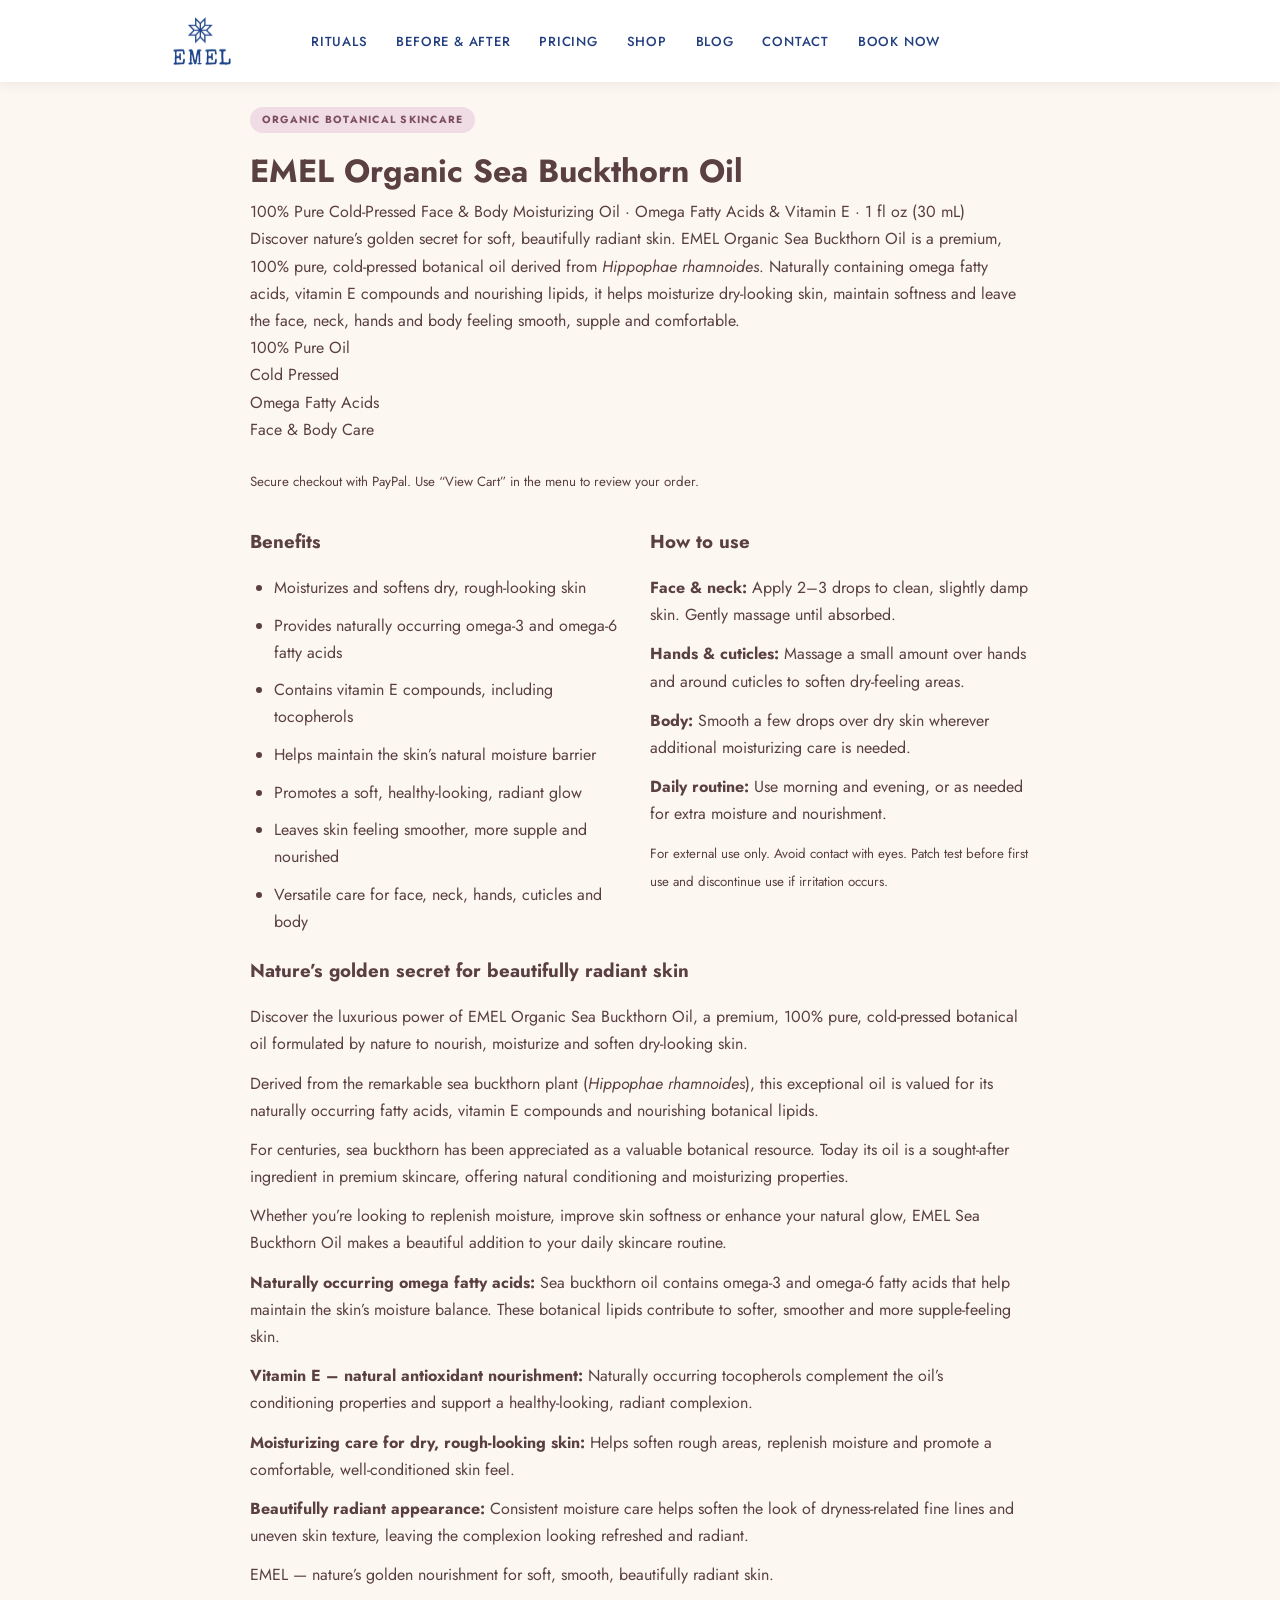
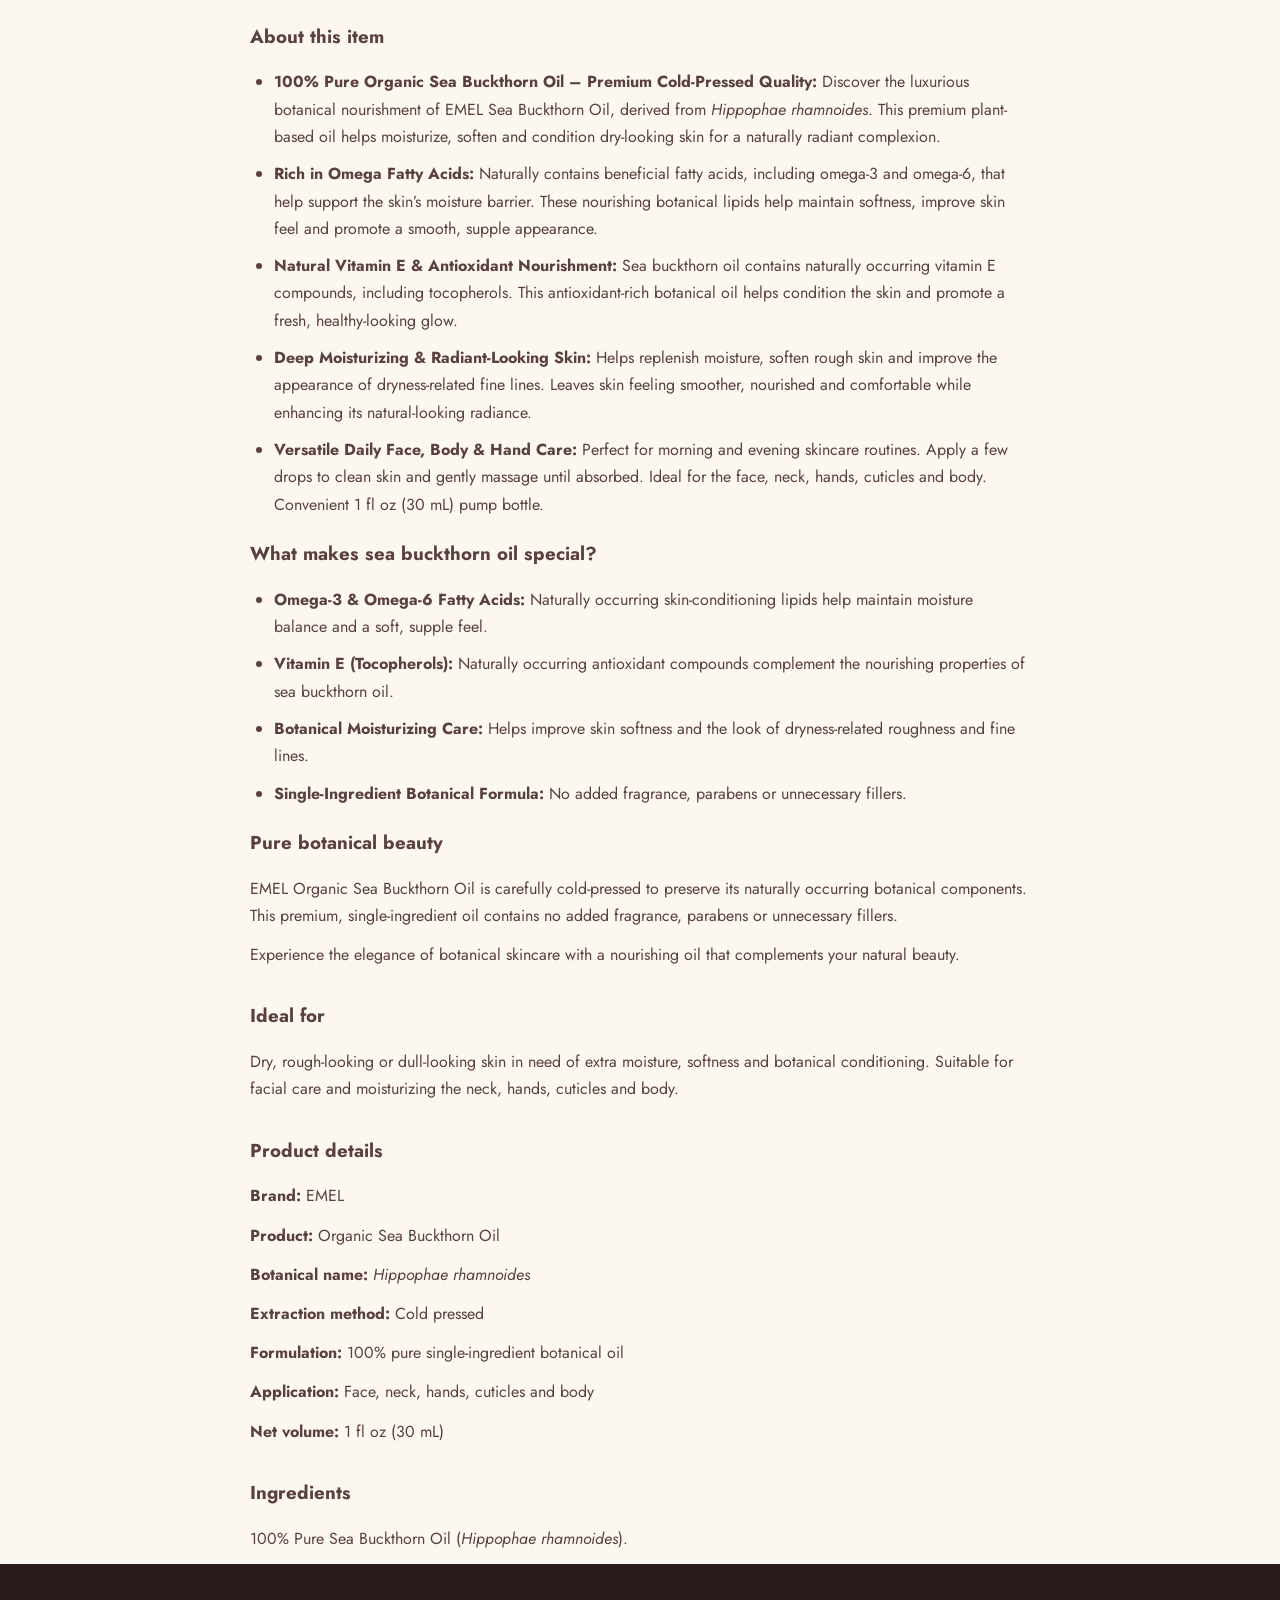
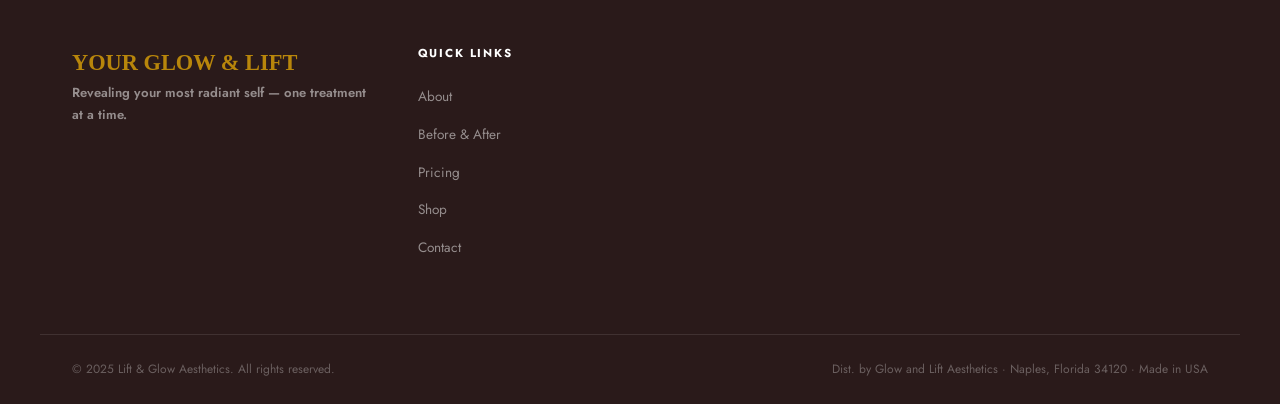
<file: products/EMEL_Organic_Sea_Buckthorn_Oil.html>
<!DOCTYPE html>
<html lang="en">
<head>
  <meta charset="UTF-8" />
  <meta name="viewport" content="width=device-width, initial-scale=1.0" />
  <title>EMEL Organic Sea Buckthorn Oil | Face &amp; Body Skincare</title>

  <!-- This page is in a subfolder; shared assets live one level above. -->
  <link rel="icon" href="../favicon/favicon.ico" sizes="any" />
  <link rel="apple-touch-icon" href="../favicon/apple-touch-icon.png" />

  <meta name="description" content="EMEL Organic Sea Buckthorn Oil, 100% pure cold pressed, 1 fl oz (30 mL). Omega fatty acids and vitamin E for nourishing dry skin and promoting a smooth, radiant-looking complexion." />
  <link rel="preconnect" href="https://fonts.googleapis.com" />
  <link rel="preconnect" href="https://fonts.gstatic.com" crossorigin />
  <link href="https://fonts.googleapis.com/css2?family=Cormorant+Garamond:ital,wght@0,300;0,400;0,500;0,600;0,700;1,300;1,400;1,500&family=Jost:wght@300;400;500;600&display=swap" rel="stylesheet" />
  <link rel="stylesheet" href="../styles.css" />
  <style>
    /* This listing currently has no product image. Give the information full width. */
    .product-grid.product-grid--no-photo {
      display: grid;
      grid-template-columns: minmax(0, 1fr);
      max-width: 780px;
      margin-inline: auto;
    }
    .product-grid--no-photo .product-info { min-width: 0; }
    .product-grid--no-photo .buy-box { margin-top: 1.5rem; }


    /* Prevent the product title from sliding under the site header. */
    .product-page { padding-top: max(6.5rem, 92px); }

    /* Align the detail cards with the 780px product content above. */
    .product-page .product-details {
      display: grid;
      grid-template-columns: repeat(2, minmax(0, 1fr));
      align-items: stretch;
      gap: 1.25rem;
      max-width: 780px;
      margin: 2rem auto 0;
    }
    .product-page .product-details .detail-card {
      box-sizing: border-box;
      min-width: 0;
      width: 100%;
      margin: 0;
      text-align: left;
      display: flex;
      flex-direction: column;
      align-items: stretch;
    }
    .product-page .product-details .detail-card.wide {
      grid-column: 1 / -1;
    }
    .product-page .product-details .detail-card h3 {
      text-align: left;
      margin: 0 0 1rem;
    }
    .product-page .product-details .detail-card ul {
      display: block;
      list-style-type: disc;
      list-style-position: outside;
      margin: 0;
      padding-left: 1.5rem;
      text-align: left;
    }
    .product-page .product-details .detail-card li {
      display: list-item;
      text-align: left;
      margin: 0 0 0.65rem;
      padding: 0;
    }
    .product-page .product-details .detail-card li:last-child { margin-bottom: 0; }
    .product-page .product-details .detail-card p {
      text-align: left;
      margin: 0 0 0.75rem;
    }
    @media (max-width: 700px) {
      .product-page .product-details { grid-template-columns: minmax(0, 1fr); }
      .product-page .product-details .detail-card.wide { grid-column: auto; }
    }
  </style>

  <!-- PayPal cart script: once per page -->
  <script src="https://www.paypalobjects.com/ncp/cart/cart.js" data-merchant-id="A7AM3QWHJVJAS"></script>
</head>
<body>

  <!-- ── NAVIGATION ── -->
  <nav id="navbar" class="scrolled">
    <div class="nav-inner">
      <a href="../index.html" class="nav-logo">
        <img src="../logo/emel-logo-small.png" alt="EMEL" class="logo-img">
      </a>
      <button type="button" class="nav-toggle" id="navToggle" aria-label="Open menu" aria-expanded="false" aria-controls="navLinks">
        <span></span><span></span><span></span>
      </button>
      <ul class="nav-links" id="navLinks">
        <li><a href="../index.html#procedures">Rituals</a></li>
        <li><a href="../index.html#beforeafter">Before &amp; After</a></li>
        <li><a href="../index.html#pricing">Pricing</a></li>
        <li><a href="../index.html#shop">Shop</a></li>
        <li><a href="../index.html#blog">Blog</a></li>
        <li><a href="../index.html#contact">Contact</a></li>
        <li><a href="../index.html#booking">Book Now</a></li>
        <li>
          <paypal-cart-button data-id="pp-view-cart"></paypal-cart-button>
          <script>
            cartPaypal.Cart({ id: "pp-view-cart" })
          </script>
        </li>
      </ul>
    </div>
  </nav>

  <!-- ── PRODUCT ── -->
  <main class="product-page">
    <div class="container">

      <div class="product-grid product-grid--no-photo">
        <!-- Optional product photo. Uncomment this block and remove
             product-grid--no-photo above when your Sea Buckthorn Oil photo is available.
        <div class="product-photo">
          <img src="sea-buckthorn-oil.jpg" width="1200" height="1200"
               alt="EMEL Organic Sea Buckthorn Oil bottle, 1 fl oz (30 mL)" />
        </div>
        -->

        <div class="product-info">
          <span class="shop-tag">Organic Botanical Skincare</span>
          <h1>EMEL Organic Sea Buckthorn Oil</h1>
          <p class="product-sub">100% Pure Cold-Pressed Face &amp; Body Moisturizing Oil · Omega Fatty Acids &amp; Vitamin E · 1 fl oz (30 mL)</p>
          <!-- Price is controlled by the existing PayPal button, whose code is unchanged. -->
          <p class="product-desc">Discover nature’s golden secret for soft, beautifully radiant skin. EMEL Organic Sea Buckthorn Oil is a premium, 100% pure, cold-pressed botanical oil derived from <em>Hippophae rhamnoides</em>. Naturally containing omega fatty acids, vitamin E compounds and nourishing lipids, it helps moisturize dry-looking skin, maintain softness and leave the face, neck, hands and body feeling smooth, supple and comfortable.</p>

          <ul class="product-badges">
            <li>100% Pure Oil</li>
            <li>Cold Pressed</li>
            <li>Omega Fatty Acids</li>
            <li>Face &amp; Body Care</li>
          </ul>

          <div class="buy-box">
            <!-- PayPal Add to Cart: existing hosted button preserved -->
            <paypal-add-to-cart-button data-id="CFSFEMNQVU9CY"></paypal-add-to-cart-button>
            <script>
              cartPaypal.AddToCart({ id: "CFSFEMNQVU9CY" });
            </script>
            <small>Secure checkout with PayPal. Use “View Cart” in the menu to review your order.</small>
          </div>
        </div>
      </div>

      <div class="product-details">
        <div class="detail-card">
          <h3>Benefits</h3>
          <ul>
            <li>Moisturizes and softens dry, rough-looking skin</li>
            <li>Provides naturally occurring omega-3 and omega-6 fatty acids</li>
            <li>Contains vitamin E compounds, including tocopherols</li>
            <li>Helps maintain the skin’s natural moisture barrier</li>
            <li>Promotes a soft, healthy-looking, radiant glow</li>
            <li>Leaves skin feeling smoother, more supple and nourished</li>
            <li>Versatile care for face, neck, hands, cuticles and body</li>
          </ul>
        </div>

        <div class="detail-card">
          <h3>How to use</h3>
          <p><strong>Face &amp; neck:</strong> Apply 2–3 drops to clean, slightly damp skin. Gently massage until absorbed.</p>
          <p><strong>Hands &amp; cuticles:</strong> Massage a small amount over hands and around cuticles to soften dry-feeling areas.</p>
          <p><strong>Body:</strong> Smooth a few drops over dry skin wherever additional moisturizing care is needed.</p>
          <p><strong>Daily routine:</strong> Use morning and evening, or as needed for extra moisture and nourishment.</p>
          <p><small>For external use only. Avoid contact with eyes. Patch test before first use and discontinue use if irritation occurs.</small></p>
        </div>

        <div class="detail-card wide">
          <h3>Nature’s golden secret for beautifully radiant skin</h3>
          <p>Discover the luxurious power of EMEL Organic Sea Buckthorn Oil, a premium, 100% pure, cold-pressed botanical oil formulated by nature to nourish, moisturize and soften dry-looking skin.</p>
          <p>Derived from the remarkable sea buckthorn plant (<em>Hippophae rhamnoides</em>), this exceptional oil is valued for its naturally occurring fatty acids, vitamin E compounds and nourishing botanical lipids.</p>
          <p>For centuries, sea buckthorn has been appreciated as a valuable botanical resource. Today its oil is a sought-after ingredient in premium skincare, offering natural conditioning and moisturizing properties.</p>
          <p>Whether you’re looking to replenish moisture, improve skin softness or enhance your natural glow, EMEL Sea Buckthorn Oil makes a beautiful addition to your daily skincare routine.</p>
          <p><strong>Naturally occurring omega fatty acids:</strong> Sea buckthorn oil contains omega-3 and omega-6 fatty acids that help maintain the skin’s moisture balance. These botanical lipids contribute to softer, smoother and more supple-feeling skin.</p>
          <p><strong>Vitamin E – natural antioxidant nourishment:</strong> Naturally occurring tocopherols complement the oil’s conditioning properties and support a healthy-looking, radiant complexion.</p>
          <p><strong>Moisturizing care for dry, rough-looking skin:</strong> Helps soften rough areas, replenish moisture and promote a comfortable, well-conditioned skin feel.</p>
          <p><strong>Beautifully radiant appearance:</strong> Consistent moisture care helps soften the look of dryness-related fine lines and uneven skin texture, leaving the complexion looking refreshed and radiant.</p>
          <p>EMEL — nature’s golden nourishment for soft, smooth, beautifully radiant skin.</p>
        </div>

        <div class="detail-card wide">
          <h3>About this item</h3>
          <ul>
            <li><strong>100% Pure Organic Sea Buckthorn Oil – Premium Cold-Pressed Quality:</strong> Discover the luxurious botanical nourishment of EMEL Sea Buckthorn Oil, derived from <em>Hippophae rhamnoides</em>. This premium plant-based oil helps moisturize, soften and condition dry-looking skin for a naturally radiant complexion.</li>
            <li><strong>Rich in Omega Fatty Acids:</strong> Naturally contains beneficial fatty acids, including omega-3 and omega-6, that help support the skin’s moisture barrier. These nourishing botanical lipids help maintain softness, improve skin feel and promote a smooth, supple appearance.</li>
            <li><strong>Natural Vitamin E &amp; Antioxidant Nourishment:</strong> Sea buckthorn oil contains naturally occurring vitamin E compounds, including tocopherols. This antioxidant-rich botanical oil helps condition the skin and promote a fresh, healthy-looking glow.</li>
            <li><strong>Deep Moisturizing &amp; Radiant-Looking Skin:</strong> Helps replenish moisture, soften rough skin and improve the appearance of dryness-related fine lines. Leaves skin feeling smoother, nourished and comfortable while enhancing its natural-looking radiance.</li>
            <li><strong>Versatile Daily Face, Body &amp; Hand Care:</strong> Perfect for morning and evening skincare routines. Apply a few drops to clean skin and gently massage until absorbed. Ideal for the face, neck, hands, cuticles and body. Convenient 1 fl oz (30 mL) pump bottle.</li>
          </ul>
        </div>

        <div class="detail-card wide">
          <h3>What makes sea buckthorn oil special?</h3>
          <ul>
            <li><strong>Omega-3 &amp; Omega-6 Fatty Acids:</strong> Naturally occurring skin-conditioning lipids help maintain moisture balance and a soft, supple feel.</li>
            <li><strong>Vitamin E (Tocopherols):</strong> Naturally occurring antioxidant compounds complement the nourishing properties of sea buckthorn oil.</li>
            <li><strong>Botanical Moisturizing Care:</strong> Helps improve skin softness and the look of dryness-related roughness and fine lines.</li>
            <li><strong>Single-Ingredient Botanical Formula:</strong> No added fragrance, parabens or unnecessary fillers.</li>
          </ul>
        </div>

        <div class="detail-card wide">
          <h3>Pure botanical beauty</h3>
          <p>EMEL Organic Sea Buckthorn Oil is carefully cold-pressed to preserve its naturally occurring botanical components. This premium, single-ingredient oil contains no added fragrance, parabens or unnecessary fillers.</p>
          <p>Experience the elegance of botanical skincare with a nourishing oil that complements your natural beauty.</p>
        </div>

        <div class="detail-card wide">
          <h3>Ideal for</h3>
          <p>Dry, rough-looking or dull-looking skin in need of extra moisture, softness and botanical conditioning. Suitable for facial care and moisturizing the neck, hands, cuticles and body.</p>
        </div>

        <div class="detail-card wide">
          <h3>Product details</h3>
          <p><strong>Brand:</strong> EMEL</p>
          <p><strong>Product:</strong> Organic Sea Buckthorn Oil</p>
          <p><strong>Botanical name:</strong> <em>Hippophae rhamnoides</em></p>
          <p><strong>Extraction method:</strong> Cold pressed</p>
          <p><strong>Formulation:</strong> 100% pure single-ingredient botanical oil</p>
          <p><strong>Application:</strong> Face, neck, hands, cuticles and body</p>
          <p><strong>Net volume:</strong> 1 fl oz (30 mL)</p>
        </div>

        <div class="detail-card wide">
          <h3>Ingredients</h3>
          <p>100% Pure Sea Buckthorn Oil (<em>Hippophae rhamnoides</em>).</p>
          <!-- Confirm the precise INCI name (seed oil vs fruit/pulp oil) against your supplier's documentation before publishing. -->
        </div>
      </div>

    </div>
  </main>

  <!-- ── FOOTER ── -->
  <footer class="site-footer">
    <div class="container footer-inner">
      <div class="footer-brand">
        <span class="logo-lift">YOUR GLOW &amp; LIFT</span>
        <p>Revealing your most radiant self — one treatment at a time.</p>
      </div>
      <div class="footer-links">
        <h4>Quick Links</h4>
        <ul>
          <li><a href="../index.html#about">About</a></li>
          <li><a href="../index.html#beforeafter">Before &amp; After</a></li>
          <li><a href="../index.html#pricing">Pricing</a></li>
          <li><a href="../index.html#shop">Shop</a></li>
          <li><a href="../index.html#contact">Contact</a></li>
        </ul>
      </div>
    </div>
    <div class="footer-bottom">
      <p>&copy; 2025 Lift &amp; Glow Aesthetics. All rights reserved.</p>
      <p>Dist. by Glow and Lift Aesthetics · Naples, Florida 34120 · Made in USA</p>
    </div>
  </footer>

  <script>
    // mobile menu (same behaviour as the home page)
    const toggle = document.getElementById('navToggle');
    const navLinks = document.getElementById('navLinks');
    toggle.addEventListener('click', () => {
      const open = navLinks.classList.toggle('open');
      toggle.classList.toggle('active', open);
      toggle.setAttribute('aria-expanded', String(open));
    });
  </script>
</body>
</html>
</file>
<file: styles.css>
/* ══════════════════════════════════════════════
   LIFT & GLOW AESTHETICS — styles.css
   Luxury spa aesthetic: warm champagne, rose gold,
   blush, and deep mauve on cream backgrounds.
   ══════════════════════════════════════════════ */

/* ─ CSS Variables ─ */
:root {
    --logocolor: #223E7E;
    --boldblue: #0056A3;
  --blue:       #0B12BE;
  --metalicgold:        #B8860b;
  --cream:       #FDF7F2;
  --cream-dark:  #F5EDE4;
  --gold:        #B8905A;
  --gold-light:  #D4AF78;
  --gold-pale:   #EDD9B8;
  --rose:        #7D4F5E;
  --rose-light:  #C18AA0;
  --rose-pale:   #F0DCE4;
  --dark:        #2A1A1A;
  --dark-mid:    #4A3030;
  --text:        #5A4040;
  --text-light:  #8A7070;
  --white:       #FFFFFF;
  --shadow-sm:   0 2px 12px rgba(42,26,26,.08);
  --shadow-md:   0 8px 32px rgba(42,26,26,.12);
  --shadow-lg:   0 20px 60px rgba(42,26,26,.16);
  --radius:      16px;
  --radius-sm:   8px;
  --font-display: 'Cormorant Garant', Georgia, serif;
  --font-body:    'Jost', sans-serif;
}

/* ─ Reset & Base ─ */
*,
*::before,
*::after { box-sizing: border-box; margin: 0; padding: 0; }

html { scroll-behavior: smooth; font-size: 16px; -webkit-text-size-adjust: 100%; text-size-adjust: 100%; }

body {
  font-family: var(--font-body);
  background: var(--cream);
  color: var(--text);
  line-height: 1.7;
  overflow-x: hidden;
}

a { text-decoration: none; color: inherit; }

img { display: block; max-width: 100%; }

ul { list-style: none; }

/* ─ Typography ─ */
.section-label {
  font-family: var(--font-body);
  font-size: 1.5rem;
  font-weight: 600;
  letter-spacing: .18em;
  text-transform: uppercase;
  margin-bottom: .75rem;
  color: var(--logocolor)
}

.section-title {
  font-family: var(--font-display);
  font-size: clamp(2rem, 4vw, 3rem);
  font-weight: 500;
  color: var(--metalicgold);
  line-height: 1.2;
  margin-bottom: 1.5rem;
}

.section-intro {
  max-width: 600px;
  color: var(--logocolor);
  margin-bottom: 3rem;
  font-size: 1.05rem;
}

/* ─ Container ─ */
.container {
  max-width: 1200px;
  margin: 0 auto;
  padding: 0 2rem;
}

.btn-ghost {
  display: inline-block;
  background: var(--metalicgold);
  color: var(--white);
  font-size: .85rem;
  font-weight: 600;
  letter-spacing: .1em;
  text-transform: uppercase;
  padding: .9rem 2.2rem;
  border-radius: 50px;
  border: 2px solid var(--gold-pale);
  transition: all .3s ease;
}

.btn-ghost:hover {
  border-color: var(--gold);
  color: var(--logocolor);
}
.btn-ghost.btn-full { width: 100%; text-align: center; }

/* ═══════════════════════════════════════════
   NAVIGATION
═══════════════════════════════════════════ */
#navbar {
  position: fixed;
  top: 0; left: 0; right: 0;
  z-index: 1000;
  padding: 1.5rem 0;
  background: #FFFFFF;
  transition: all .4s ease;
}

#navbar.scrolled {
  background: #FFFFFF;
  padding: 1rem 0;
  box-shadow: var(--shadow-sm);
}

.nav-inner {
  max-width: 1000px;
  margin: 0 auto;
  padding: 0 2rem;
  display: flex;
  align-items: center;
  justify-content: space-between;
  gap: 2rem;
}

.nav-logo {
  font-family: var(--font-display);
  font-size: 1.8rem;
  font-weight: 900;
  letter-spacing: .3rem;
  display: flex;
  flex-direction: column;
  align-items: center;
  gap: 0;
  text-decoration: none;
}

.logo-lift { color: var(--metalicgold); }

.logo-img {height: 50px; 
  
  width: auto;  
  
 object-fit: contain}

.hero-logo-img {height: 50px; 
  
  width: auto;  
  
 object-fit: contain}

.nav-links {
  display: flex;
  align-items: center;
  gap: 2rem;
}

.nav-links a {
  font-size: .82rem;
  font-weight: 500;
  letter-spacing: .06em;
  text-transform: uppercase;
  color: var(--logocolor);
  transition: color .25s;
}

.nav-links a:hover { color: var(--rose); }

.nav-toggle {
  display: none;
  flex-direction: column;
  gap: 5px;
  background: none;
  border: none;
  cursor: pointer;
  padding: .5rem;
}

.nav-toggle span {
  display: block;
  width: 24px;
  height: 2px;
  background: var(--dark);
  transition: all .3s;
  transform-origin: center;
}

.nav-toggle.active span:nth-child(1) { transform: translateY(7px) rotate(45deg); }

.nav-toggle.active span:nth-child(2) { opacity: 0; }

.nav-toggle.active span:nth-child(3) { transform: translateY(-7px) rotate(-45deg); }

/* Desktop: logo left, menu centered */
@media (min-width: 901px) {
  .nav-inner {
    max-width: 1000px;
    display: grid;
    grid-template-columns: 1fr auto 1fr;
  }

  .nav-logo { grid-column: 1; justify-self: start; }

  .nav-links { grid-column: 2; justify-content: center; gap: 1.8rem; }
}

/* ═══════════════════════════════════════════
   HERO
═══════════════════════════════════════════ */
#hero {
  min-height: 100vh;
  display: flex;
  align-items: center;
  justify-content: center;
  position: relative;
  overflow: hidden;
  background: var(--cream);
}

.hero-content {
  position: relative;
  z-index: 2;
  text-align: center;
  max-width: 1200px;
  width: 100%;
  padding: 8rem 2rem 4rem;
  animation: heroReveal .9s ease both;
}

@keyframes heroReveal {
  from { opacity: 0; transform: translateY(30px); }
  to   { opacity: 1; transform: translateY(0); }
}

.hero-content .hero-logo-img {
    height: 300px;
  width: auto;
  
  display: block;
  
  margin: 0 auto 1.5rem;
  
  object-fit: contain;
}

.hero-eyebrow {
  font-size: 1.1rem;
  font-weight: 600;
  letter-spacing: .22em;
  text-transform: uppercase;
  color: var(--logocolor);
  margin-bottom: 1.5rem;
}

.hero-title {
  font-family: var(--font-display);
  font-size: clamp(1.4rem, 6vw, 5rem);
  white-space: nowrap;
  font-weight: 400;
  line-height: 1.1;
  color: var(--metalicgold);
  margin-bottom: 1.5rem;
}

.hero-title em {
  font-style: italic;
  color: var(--metalicgold);
}

.hero-cta {
  display: flex;
  gap: 1rem;
  justify-content: center;
  flex-wrap: wrap;
}

/* ═══════════════════════════════════════════
   ABOUT
═══════════════════════════════════════════ */
.section-about {
  padding: 7rem 0;
  background: var(--white);
}

.about-grid {
  display: grid;
  grid-template-columns: 1fr 1fr;
  gap: 5rem;
  align-items: center;
}

.about-image-wrap {
  position: relative;
}

.about-img-placeholder {
  aspect-ratio: 3/4;
  border-radius: var(--radius);
  overflow: hidden;
  background: linear-gradient(145deg, var(--cream-dark), var(--rose-pale));
  position: relative;
}

.about-img-placeholder img {
  width: 100%;
  height: 100%;
  object-fit: cover;
  border-radius: var(--radius);
}

.about-accent-card {
  position: absolute;
  bottom: -1.5rem;
  right: -1.5rem;
  background: var(--white);
  border-radius: var(--radius-sm);
  padding: 1.2rem 1.8rem;
  box-shadow: var(--shadow-md);
  display: flex;
  flex-direction: column;
  gap: .2rem;
}

.about-accent-card strong {
  font-family: var(--font-display);
  color: var(--metalicgold);
  font-size: 1.8rem;
  font-weight: 600;
 }

.about-accent-card span {
  font-size: .75rem;
  color: var(--metalicgold);
  text-transform: uppercase;
  letter-spacing: .1em;
}

.about-text p {
  color: var(--logocolor);
  margin-bottom: 1.2rem;
  line-height: 1.8;
}

/* ═══════════════════════════════════════════
   PROCEDURES
═══════════════════════════════════════════ */
.section-procedures {
  padding: 7rem 0;
  background: var(--cream);
}

.procedures-grid {
  display: grid;
  grid-template-columns: repeat(3, 1fr);
  gap: 1.5rem;
  margin-top: 3rem;
}

.proc-card {
  background: var(--white);
  border-radius: var(--radius);
  overflow: hidden;
  box-shadow: var(--shadow-sm);
  transition: transform .35s ease, box-shadow .35s ease, opacity .5s, translate .5s;
  opacity: 0;
  translate: 0 20px;
}

.proc-card.visible { opacity: 1; translate: 0 0; }

.proc-card:hover {
  transform: translateY(-6px);
  box-shadow: var(--shadow-lg);
}

.proc-card.featured {
  grid-row: span 1;
  border: 2px solid var(--gold-pale);
}

.proc-img {
  height: 280px;
  position: relative;
  overflow: hidden;
}

.proc-img-placeholder {
  position: absolute;
  inset: 0;
  background: linear-gradient(145deg, var(--cream-dark), var(--rose-pale));
}

.proc-img img {
    display: block;  
    width: 100%;
    height: 100%;
    object-fit: cover;
    object-position: center;
}

/* Gradient overlays give color variety to placeholders */
.proc-img-1 .proc-img-placeholder { background: linear-gradient(135deg,#E8D5C0,#D4B8C8); }

.proc-img-2 .proc-img-placeholder { background: linear-gradient(135deg,#C8B8D4,#E0C8D8); }

.proc-img-3 .proc-img-placeholder { background: linear-gradient(135deg,#D8C8B8,#E8D0B8); }

.proc-img-4 .proc-img-placeholder { background: linear-gradient(135deg,#B8D0D8,#C8D8E0); }

.proc-img-5 .proc-img-placeholder { background: linear-gradient(135deg,#E0D0B8,#D8C8A8); }

.proc-img-6 .proc-img-placeholder { background: linear-gradient(135deg,#D0B8C8,#C8B0C0); }

.proc-body {
  padding: 1.5rem;
  position: relative;
}

.proc-body h3 {
  font-family: var(--font-display);
  font-size: 1.3rem;
  font-weight: 600;
  color: var(--dark);
  margin-bottom: .5rem;
}

.proc-body p {
  font-size: .88rem;
  color: var(--text-light);
  line-height: 1.6;
  margin-bottom: 1rem;
}

.proc-link {
  font-size: .78rem;
  font-weight: 600;
  letter-spacing: .06em;
  text-transform: uppercase;
  color: var(--rose);
  transition: color .2s;
}

.proc-link:hover { color: var(--gold); }

.featured-tag {
  display: inline-block;
  background: var(--gold-pale);
  color: var(--gold);
  font-size: .68rem;
  font-weight: 700;
  letter-spacing: .12em;
  text-transform: uppercase;
  padding: .3rem .8rem;
  border-radius: 50px;
  margin-bottom: .7rem;
}

/* ═══════════════════════════════════════════
   BEFORE & AFTER  (one card per row)
═══════════════════════════════════════════ */
.section-ba {
  padding: 7rem 0;
  background: var(--cream-dark);
}

.ba-grid {
  display: grid;
  grid-template-columns: repeat(3, 1fr);
  gap: 1.5rem;
  margin-top: 3rem;
}

.ba-card {
  background: var(--white);
  border-radius: var(--radius);
  overflow: hidden;
  box-shadow: var(--shadow-sm);
  transition: transform .35s ease, box-shadow .35s ease, opacity .5s, translate .5s;
  opacity: 0;
  translate: 0 20px;
}

.ba-card.visible { opacity: 1; translate: 0 0; }

.ba-card:hover { transform: translateY(-4px); box-shadow: var(--shadow-md); }

/* same frame as .proc-img: one 730x560 picture per card */
.ba-img {
  height: 280px;
  position: relative;
  overflow: hidden;
  display: flex;
  background: linear-gradient(145deg, var(--cream-dark), var(--rose-pale));
}

.ba-img img {
  display: block;
  width: 100%;
  height: 100%;
  object-fit: cover;
  object-position: center;
}

/* two separate photos side by side in the same frame */
.ba-split img { width: 50%; }
.ba-split img + img { border-left: 3px solid var(--white); }

.ba-label {
  position: absolute;
  bottom: .75rem;
  transform: translateX(-50%);
  background: rgba(42,26,26,.6);
  color: #fff;
  font-size: .65rem;
  font-weight: 700;
  letter-spacing: .14em;
  text-transform: uppercase;
  padding: .3rem .8rem;
  border-radius: 50px;
  backdrop-filter: blur(4px);
  z-index: 3;
}
.ba-tag-before { left: 25%; }
.ba-tag-after  { left: 75%; }

.ba-disclaimer {
  margin-top: 2rem;
  font-size: .75rem;
  color: var(--logocolor);
  text-align: center;
  font-style: italic;
}

/* ═══════════════════════════════════════════
   PRICING
═══════════════════════════════════════════ */
.section-pricing {
  padding: 7rem 0;
  background: var(--white);
}

.pricing-grid {
  display: grid;
  grid-template-columns: repeat(4, 1fr);
  gap: 1.5rem;
  margin-top: 3rem;
}

.price-table {
  background: var(--cream);
  border-radius: var(--radius);
  padding: 2rem;
  position: relative;
  opacity: 0;
  translate: 0 20px;
  transition: opacity .5s, translate .5s, transform .35s, box-shadow .35s;
}

.price-table.visible { opacity: 1; translate: 0 0; }

.price-table:hover { transform: translateY(-4px); box-shadow: var(--shadow-md); }

.price-table.featured-table {
  background: var(--dark);
  border: none;
}

.price-table.featured-table .price-table-title { color: var(--white); }

.price-table.featured-table li { border-color: rgba(255,255,255,.1); }

.price-table.featured-table li span { color: rgba(255,255,255,.7); }

.price-table.featured-table li strong { color: var(--gold-light); }

.popular-ribbon {
  position: absolute;
  top: -1px;
  right: 1.5rem;
  background: var(--gold);
  color: var(--white);
  font-size: .65rem;
  font-weight: 700;
  letter-spacing: .14em;
  text-transform: uppercase;
  padding: .4rem 1rem;
  border-radius: 0 0 var(--radius-sm) var(--radius-sm);
}

.price-table-title {
  font-family: var(--font-display);
  font-size: 1.2rem;
  font-weight: 600;
  color: var(--dark);
  margin-bottom: 1.5rem;
  padding-bottom: 1rem;
  border-bottom: 1px solid var(--gold-pale);
}

.price-table ul li {
  display: flex;
  justify-content: space-between;
  align-items: center;
  padding: .7rem 0;
  border-bottom: 1px solid var(--cream-dark);
  font-size: .85rem;
  gap: 1rem;
}

.price-table ul li:last-child { border: none; }

.price-table ul li span { color: var(--text); }

.price-table ul li strong {
  font-weight: 600;
  color: var(--rose);
  white-space: nowrap;
}

.pricing-note {
  text-align: center;
  margin-top: 3rem;
  display: flex;
  flex-direction: column;
  align-items: center;
  gap: 1.5rem;
}

.pricing-note p {
  font-family: var(--font-display);
  font-size: 1.1rem;
  font-style: italic;
  color: var(--gold);
}

/* ═══════════════════════════════════════════
   SHOP
═══════════════════════════════════════════ */
.section-shop {
  padding: 7rem 0;
  background: var(--cream-dark);
}

.shop-grid {
  display: grid;
  grid-template-columns: repeat(3, 1fr);
  gap: 1.5rem;
}

.shop-card {
  background: var(--white);
  border-radius: var(--radius);
  overflow: hidden;
  box-shadow: var(--shadow-sm);
  transition: transform .35s, box-shadow .35s, opacity .5s, translate .5s;
  opacity: 0;
  translate: 0 20px;
}

.shop-card.visible { opacity: 1; translate: 0 0; }

.shop-card:hover { transform: translateY(-5px); box-shadow: var(--shadow-md); }

.shop-img img {
  width: 100%;
  height: 100%;
  object-fit: contain;
  padding: 10px;
}

.shop-img-placeholder {
  position: absolute;
  inset: 0;
  background: linear-gradient(145deg, var(--cream-dark), var(--rose-pale));
}

.shop-img img {
  width: 100%;
  height: 100%;
  object-fit: cover;
}

.shop-body { padding: 1.5rem; }

.shop-tag {
  display: inline-block;
  background: var(--rose-pale);
  color: var(--rose);
  font-size: .65rem;
  font-weight: 700;
  letter-spacing: .12em;
  text-transform: uppercase;
  padding: .25rem .75rem;
  border-radius: 50px;
  margin-bottom: .7rem;
}

.shop-body h4 {
  font-family: var(--font-display);
  font-size: 1.1rem;
  font-weight: 600;
  color: var(--dark);
  margin-bottom: .4rem;
}

.shop-body p {
  font-size: .82rem;
  color: var(--text-light);
  line-height: 1.5;
  margin-bottom: 1.2rem;
}

.shop-footer {
  display: flex;
  align-items: center;
  justify-content: space-between;
}

.shop-footer strong {
  font-size: 1.2rem;
  color: var(--rose);
  font-family: var(--font-display);
}

.btn-shop {
  background: var(--rose);
  color: var(--white);
  font-size: .72rem;
  font-weight: 600;
  letter-spacing: .08em;
  text-transform: uppercase;
  padding: .5rem 1.2rem;
  border-radius: 50px;
  transition: background .25s;
}

.btn-shop:hover { background: var(--dark); }

/* ═══════════════════════════════════════════
   BLOG
═══════════════════════════════════════════ */
.section-blog {
  padding: 7rem 0;
  background: var(--white);
}

.blog-grid {
  display: grid;
  grid-template-columns: 1.4fr 1fr 1fr 1fr;
  gap: 1.5rem;
  margin-top: 3rem;
}

.blog-card {
  background: var(--cream);
  border-radius: var(--radius);
  overflow: hidden;
  transition: transform .35s, box-shadow .35s, opacity .5s, translate .5s;
  opacity: 0;
  translate: 0 20px;
}

.blog-card.visible { opacity: 1; translate: 0 0; }

.blog-card:hover { transform: translateY(-5px); box-shadow: var(--shadow-md); }

.blog-img {
  height: 180px;
  position: relative;
  overflow: hidden;
}

.featured-blog .blog-img { height: 260px; }

.blog-img-placeholder {
  position: absolute;
  inset: 0;
  background: linear-gradient(145deg, var(--cream-dark), var(--rose-pale));
}

.blog-img img {
  width: 100%;
  height: 100%;
  object-fit: cover;
}

.blog-category {
  position: absolute;
  bottom: .75rem;
  left: .75rem;
  background: var(--rose);
  color: var(--white);
  font-size: .65rem;
  font-weight: 700;
  letter-spacing: .12em;
  text-transform: uppercase;
  padding: .3rem .8rem;
  border-radius: 50px;
}

.blog-body { padding: 1.4rem; }

.blog-date {
  display: block;
  font-size: .72rem;
  color: var(--gold);
  font-weight: 600;
  letter-spacing: .08em;
  text-transform: uppercase;
  margin-bottom: .6rem;
}

.blog-body h3 {
  font-family: var(--font-display);
  font-size: 1rem;
  font-weight: 600;
  color: var(--dark);
  line-height: 1.4;
  margin-bottom: .6rem;
}

.featured-blog .blog-body h3 { font-size: 1.3rem; }

.blog-body p {
  font-size: .82rem;
  color: var(--text-light);
  line-height: 1.5;
  margin-bottom: 1rem;
}

.blog-read {
  font-size: .75rem;
  font-weight: 600;
  letter-spacing: .06em;
  text-transform: uppercase;
  color: var(--rose);
  transition: color .2s;
}

.blog-read:hover { color: var(--gold); }

/* ═══════════════════════════════════════════
   BOOKING
═══════════════════════════════════════════ */
.section-booking {
  padding: 7rem 0;
  background: linear-gradient(135deg, var(--dark) 0%, var(--rose) 100%);
  position: relative;
  overflow: hidden;
}

.section-booking::before {
  content: '';
  position: absolute;
  inset: 0;
  background: url("data:image/svg+xml,%3Csvg width='60' height='60' viewBox='0 0 60 60' xmlns='http://www.w3.org/2000/svg'%3E%3Cg fill='none' fill-rule='evenodd'%3E%3Cg fill='%23ffffff' fill-opacity='0.03'%3E%3Ccircle cx='30' cy='30' r='1'/%3E%3C/g%3E%3C/g%3E%3C/svg%3E");
}

.booking-inner {
  display: grid;
  grid-template-columns: 1fr 1fr;
  gap: 5rem;
  align-items: center;
  position: relative;
  z-index: 1;
}

.booking-text p {
  color: rgba(255,255,255,.75);
  line-height: 1.8;
  margin-bottom: 2rem;
  font-size: 1.05rem;
}

.booking-perks {
  display: flex;
  flex-direction: column;
  gap: .7rem;
}

.booking-perks li {
  color: rgba(255,255,255,.8);
  font-size: .88rem;
}

.booking-widget {
  background: rgba(255,255,255,.08);
  backdrop-filter: blur(12px);
  border: 1px solid rgba(255,255,255,.15);
  border-radius: var(--radius);
  padding: 2.5rem;
  display: flex;
  flex-direction: column;
  align-items: center;
  gap: 1rem;
  text-align: center;
}

.btn-square {
  display: flex;
  align-items: center;
  gap: .75rem;
  background: var(--white);
  color: var(--dark);
  font-weight: 700;
  font-size: 1rem;
  padding: 1.1rem 2.5rem;
  border-radius: var(--radius-sm);
  transition: transform .25s, box-shadow .25s;
  width: 100%;
  justify-content: center;
}

.btn-square:hover { transform: translateY(-2px); box-shadow: 0 8px 24px rgba(0,0,0,.3); }

.booking-sub {
  font-size: .75rem;
  color: rgba(255,255,255,.5);
  letter-spacing: .04em;
}

.booking-divider {
  display: flex;
  align-items: center;
  gap: 1rem;
  width: 100%;
  margin: .5rem 0;
}

.booking-divider::before,
.booking-divider::after {
  content: '';
  flex: 1;
  height: 1px;
  background: rgba(255,255,255,.2);
}

.booking-divider span {
  font-size: .72rem;
  color: rgba(255,255,255,.5);
  letter-spacing: .08em;
  text-transform: uppercase;
  white-space: nowrap;
}

.btn-call {
  display: block;
  color: rgba(255,255,255,.85);
  font-size: .9rem;
  font-weight: 600;
  letter-spacing: .06em;
  transition: color .2s;
}

.btn-call:hover { color: var(--gold-light); }

/* ═══════════════════════════════════════════
   CONTACT
═══════════════════════════════════════════ */
.section-contact {
  padding: 7rem 0;
  background: var(--cream);
}

.contact-grid {
  display: grid;
  grid-template-columns: 1fr 1.2fr;
  gap: 5rem;
  align-items: start;
}

.contact-items {
  display: flex;
  flex-direction: column;
  gap: 2rem;
  margin-top: 2rem;
}

.contact-item {
  display: flex;
  gap: 1.2rem;
  align-items: flex-start;
}

.contact-icon {
  font-size: 1.3rem;
  width: 2.5rem;
  height: 2.5rem;
  background: var(--rose-pale);
  border-radius: var(--radius-sm);
  display: flex;
  align-items: center;
  justify-content: center;
  flex-shrink: 0;
}

.contact-item div {
  display: flex;
  flex-direction: column;
  gap: .3rem;
}

.contact-item strong {
  font-size: .82rem;
  font-weight: 700;
  letter-spacing: .08em;
  text-transform: uppercase;
  color: var(--dark);
}

.contact-item span,
.contact-item a {
  font-size: .9rem;
  color: var(--text-light);
  line-height: 1.5;
}

.contact-item a:hover { color: var(--rose); }

.social-links {
  display: flex;
  gap: 1rem;
}

.social-links a {
  font-size: .8rem;
  font-weight: 600;
  color: var(--rose);
  transition: color .2s;
}

.social-links a:hover { color: var(--gold); }

.contact-form-wrap {
  background: var(--white);
  border-radius: var(--radius);
  padding: 2.5rem;
  box-shadow: var(--shadow-md);
}

.contact-form-wrap h3 {
  font-family: var(--font-display);
  font-size: 1.5rem;
  font-weight: 600;
  color: var(--dark);
  margin-bottom: 1.5rem;
}

.contact-form { display: flex; flex-direction: column; gap: 1.2rem; }

.form-row { display: grid; grid-template-columns: 1fr 1fr; gap: 1rem; }

.form-group { display: flex; flex-direction: column; gap: .4rem; }

.form-group label {
  font-size: .75rem;
  font-weight: 700;
  letter-spacing: .1em;
  text-transform: uppercase;
  color: var(--dark-mid);
}

.form-group input,
.form-group select,
.form-group textarea {
  font-family: var(--font-body);
  font-size: .9rem;
  color: var(--dark);
  background: var(--cream);
  border: 1.5px solid var(--cream-dark);
  border-radius: var(--radius-sm);
  padding: .75rem 1rem;
  outline: none;
  transition: border-color .25s, box-shadow .25s;
  resize: vertical;
  appearance: none;
}

.form-group input::placeholder,
.form-group textarea::placeholder { color: var(--text-light); }

.form-group input:focus,
.form-group select:focus,
.form-group textarea:focus {
  border-color: var(--rose-light);
  box-shadow: 0 0 0 3px rgba(193,138,160,.12);
}

/* ═══════════════════════════════════════════
   FOOTER
═══════════════════════════════════════════ */
.site-footer {
  background: var(--dark);
  color: rgba(255,255,255,.7);
  padding: 5rem 0 0;
}

.footer-inner {
  display: grid;
  grid-template-columns: 1.5fr 1fr 1fr 1.5fr;
  gap: 3rem;
  padding-bottom: 4rem;
  border-bottom: 1px solid rgba(255,255,255,.1);
}

.footer-brand .logo-lift { color: var(--metalicgold); }

.footer-brand {
  font-family: var(--font-display);
  font-size: 1.4rem;
  font-weight: 600;
}

.footer-brand p {
  font-family: var(--font-body);
  font-size: .82rem;
  line-height: 1.7;
  color: rgba(255,255,255,.5);
}

.footer-links h4 {
  font-size: .72rem;
  font-weight: 700;
  letter-spacing: .16em;
  text-transform: uppercase;
  color: var(--white);
  margin-bottom: 1.2rem;
}

.footer-links ul li { margin-bottom: .65rem; }

.footer-links a {
  font-size: .85rem;
  color: rgba(255,255,255,.5);
  transition: color .2s;
}

.footer-links a:hover { color: var(--gold-light); }

.footer-newsletter h4 {
  font-size: .72rem;
  font-weight: 700;
  letter-spacing: .16em;
  text-transform: uppercase;
  color: var(--white);
  margin-bottom: .8rem;
}

.footer-newsletter p {
  font-size: .82rem;
  line-height: 1.6;
  color: rgba(255,255,255,.5);
  margin-bottom: 1rem;
}

.newsletter-form {
  display: flex;
  gap: .5rem;
}

.newsletter-form input {
  flex: 1;
  background: rgba(255,255,255,.08);
  border: 1px solid rgba(255,255,255,.15);
  border-radius: var(--radius-sm);
  padding: .65rem 1rem;
  font-family: var(--font-body);
  font-size: .85rem;
  color: var(--white);
  outline: none;
  transition: border-color .25s;
}

.newsletter-form input::placeholder { color: rgba(255,255,255,.35); }

.newsletter-form input:focus { border-color: var(--gold-light); }

.newsletter-form button {
  background: var(--gold);
  color: var(--white);
  border: none;
  border-radius: var(--radius-sm);
  padding: .65rem 1.2rem;
  font-family: var(--font-body);
  font-size: .8rem;
  font-weight: 700;
  cursor: pointer;
  transition: background .25s;
}

.newsletter-form button:hover { background: var(--rose); }

.footer-bottom {
  display: flex;
  justify-content: space-between;
  align-items: center;
  padding: 1.5rem 2rem;
  max-width: 1200px;
  margin: 0 auto;
  font-size: .75rem;
  color: rgba(255,255,255,.3);
  flex-wrap: wrap;
  gap: .5rem;
}

.footer-bottom a { color: rgba(255,255,255,.4); transition: color .2s; }

.footer-bottom a:hover { color: var(--gold-light); }

/* ═══════════════════════════════════════════
   RESPONSIVE — TABLET  ≤ 1100px
═══════════════════════════════════════════ */
@media (max-width: 1100px) {
  .pricing-grid { grid-template-columns: repeat(2, 1fr); }

  .blog-grid { grid-template-columns: 1fr 1fr; }

  .featured-blog { grid-column: span 2; }
}

/* ═══════════════════════════════════════════
   RESPONSIVE — TABLET  ≤ 900px
═══════════════════════════════════════════ */
@media (max-width: 900px) {
  /* Nav: show hamburger, hide links */
  .nav-toggle { display: flex; }

  .nav-links {
    display: none;
    position: fixed;
    inset: 0;
    background: var(--cream);
    flex-direction: column;
    justify-content: center;
    align-items: center;
    gap: 2.5rem;
    z-index: 999;
    /* Close × hint top-right */
  }

  .nav-links.open { display: flex; }

  .nav-links a { font-size: 1.1rem; }

  /* Always show navbar background so hamburger is readable */
  #navbar { background: #FFFFFF; }

  /* Layout collapses */
  .about-grid,
.booking-inner,
.contact-grid { grid-template-columns: 1fr; gap: 3rem; }

  .about-image-wrap { max-width: 400px; margin: 0 auto; }

  .procedures-grid,
  .ba-grid { grid-template-columns: repeat(2, 1fr); }

  .shop-grid { grid-template-columns: repeat(2, 1fr); }

  .footer-inner { grid-template-columns: 1fr 1fr; }
}

/* ═══════════════════════════════════════════
   RESPONSIVE — PHONE  ≤ 600px
═══════════════════════════════════════════ */
@media (max-width: 600px) {
  /* ── Base spacing ── */
  .container { padding: 0 1.2rem; }

  section { padding: 4rem 0; }

  .section-about,
.section-procedures,
.section-ba,
.section-pricing,
.section-shop,
.section-blog,
.section-booking,
.section-contact { padding: 4rem 0; }

  /* ── Hero ── */
  .hero-content { padding: 6rem 1.2rem 3rem; }

  .hero-title { font-size: 7vw; }

  .hero-cta { flex-direction: column; align-items: stretch; }

  .hero-cta .btn-ghost { text-align: center; width: 100%; }

  /* ── Nav overlay close cue ── */
  .nav-toggle.active span:nth-child(1) { transform: translateY(7px) rotate(45deg); }

  .nav-toggle.active span:nth-child(2) { opacity: 0; }

  .nav-toggle.active span:nth-child(3) { transform: translateY(-7px) rotate(-45deg); }

  /* ── Touch targets: 44px minimum ── */
  .btn-ghost,
.btn-shop,
.btn-square { min-height: 44px; display: inline-flex; align-items: center; justify-content: center; }

  /* ── Typography ── */
  .section-title { font-size: clamp(1.7rem, 7vw, 2.2rem); margin-bottom: 1rem; }

  .section-intro { font-size: .92rem; margin-bottom: 2rem; }

  /* ── Grids → single column ── */
  .procedures-grid,
.ba-grid,
.shop-grid,
.blog-grid,
.pricing-grid { grid-template-columns: 1fr; }

  .featured-blog { grid-column: span 1; }

  /* ── Forms ── */
  .form-row { grid-template-columns: 1fr; }

  /* Prevent iOS zoom on focus — must be ≥ 16px */
  .form-group input,
.form-group select,
.form-group textarea { font-size: 16px; }

  /* ── Footer ── */
  .footer-inner { grid-template-columns: 1fr; }

  .footer-bottom { flex-direction: column; text-align: center; gap: .75rem; }

  /* ── Newsletter form: stack on small screens ── */
  .newsletter-form { flex-direction: column; }

  .newsletter-form input { width: 100%; }

  .newsletter-form button { width: 100%; padding: .75rem; }

  /* ── About ── */
  .about-accent-card { right: 0; bottom: -1rem; padding: .9rem 1.2rem; }

  .about-accent-card strong { font-size: 1.4rem; }

  /* ── Booking ── */
  .booking-inner { gap: 2rem; }

  .booking-widget { padding: 1.75rem 1.2rem; }

  .btn-square { font-size: .9rem; padding: 1rem 1.5rem; }

  /* ── Pricing ── */
  .pricing-grid { gap: 1rem; }

  .price-table { padding: 1.5rem; }

  /* ── Contact ── */
  .contact-form-wrap { padding: 1.5rem 1.2rem; }

  /* ── Blog images ── */
  .blog-img { height: 160px; }

  .featured-blog .blog-img { height: 200px; }
}

/* ═══════════════════════════════════════════
   RESPONSIVE — TINY PHONES  ≤ 380px
═══════════════════════════════════════════ */
@media (max-width: 380px) {
  .hero-title { font-size: 7vw; }

  .nav-logo { font-size: 1.15rem; }

  .hero-content { padding: 5.5rem 1rem 2.5rem; }

  .container { padding: 0 1rem; }
}

/* ═══════════════════════════════════════════
   ACCESSIBILITY — Reduced Motion
═══════════════════════════════════════════ */
@media (prefers-reduced-motion: reduce) {
  *,
*::before,
*::after {
    animation-duration: 0.01ms !important;
    animation-iteration-count: 1 !important;
    transition-duration: 0.01ms !important;
  }
}
</file>
